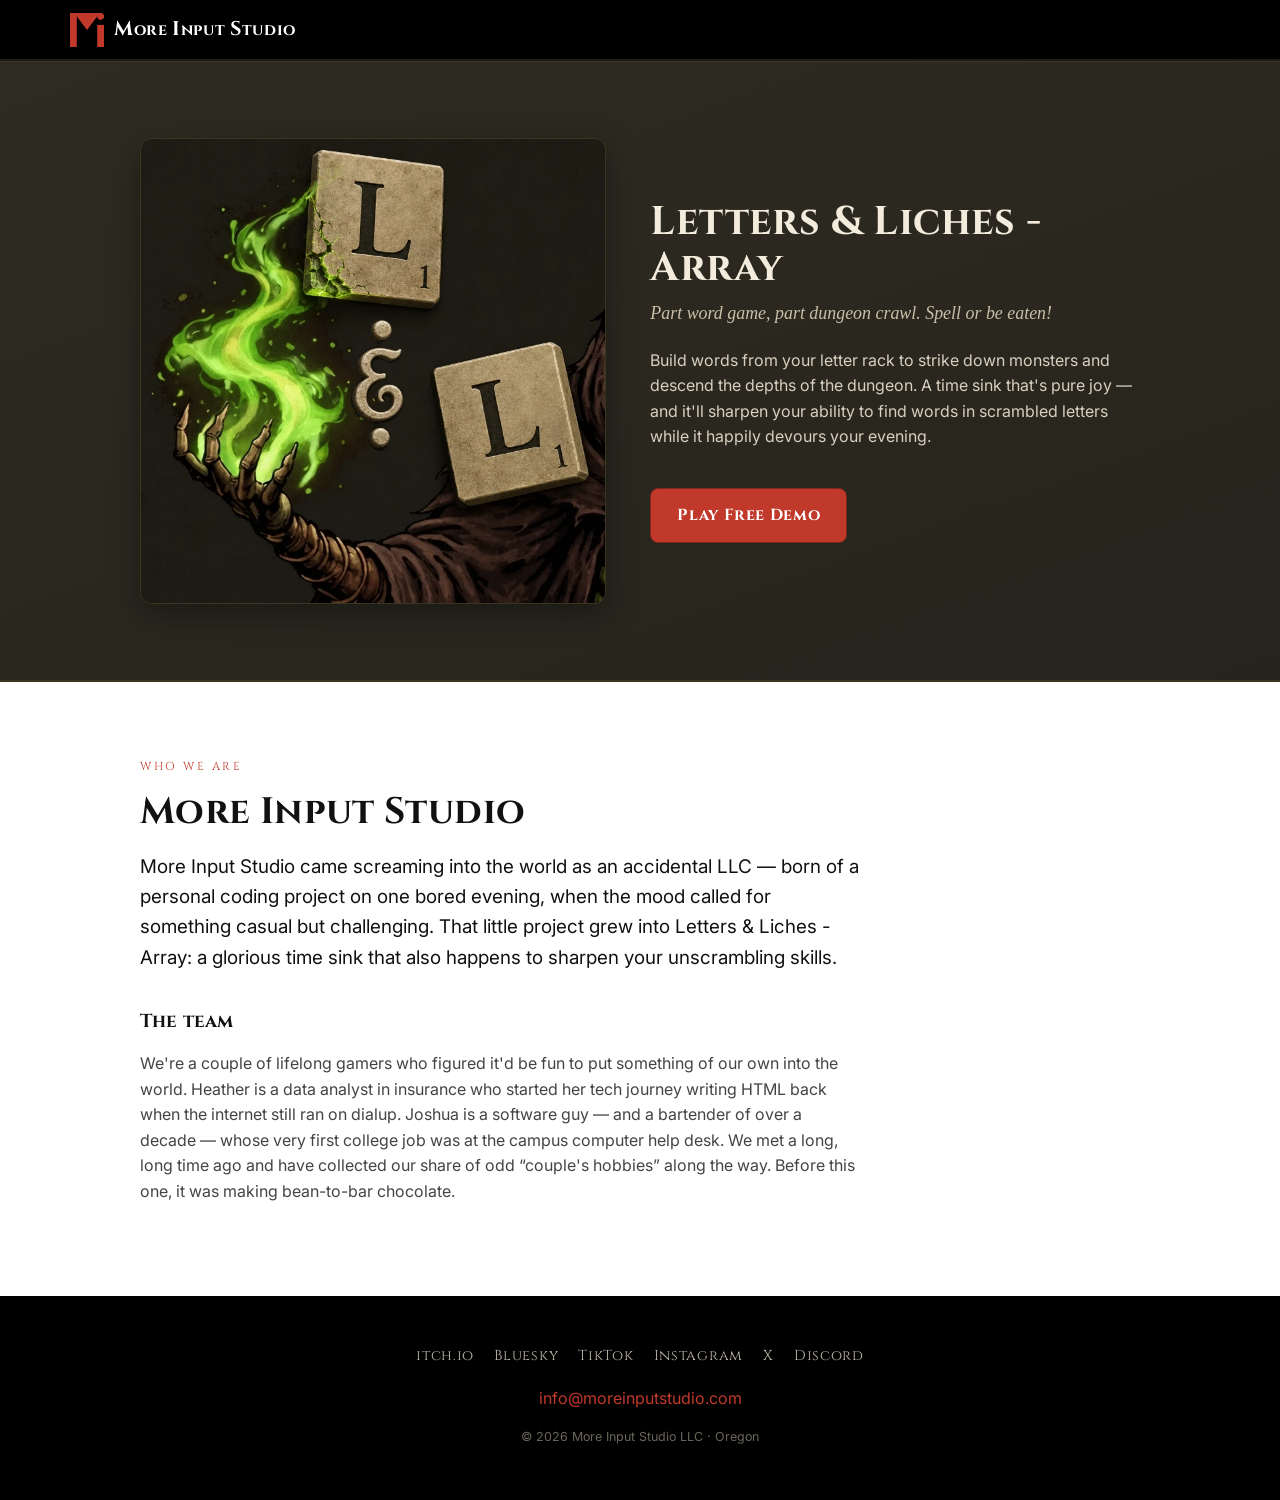
<file: index.html>
<!DOCTYPE html>
<html lang="en">
<head>
  <meta charset="UTF-8">
  <meta name="viewport" content="width=device-width, initial-scale=1.0">
  <title>More Input Studio</title>
  <meta name="description" content="More Input Studio — a small game studio. Makers of Letters &amp; Liches: Array.">
  <link rel="icon" href="assets/favicon.svg">
  <link rel="preconnect" href="https://fonts.googleapis.com">
  <link rel="preconnect" href="https://fonts.gstatic.com" crossorigin>
  <link href="https://fonts.googleapis.com/css2?family=Cinzel:wght@400;700&family=IM+Fell+English:ital@0;1&family=Inter:wght@400;500;600&display=swap" rel="stylesheet">
  <link rel="stylesheet" href="assets/site.css">
</head>
<body>

  <!-- ===== Sticky top bar: hamburger (left) → Mi mark → wordmark ===== -->
  <header class="topbar">
    <button class="hamburger" aria-label="Menu" aria-controls="navpanel" aria-expanded="false">
      <span></span><span></span><span></span>
    </button>
    <a class="brand" href="index.html">
      <img src="assets/mi-mark.svg" alt="More Input Studio">
      <span class="wordmark"><span class="i">M</span>ore&nbsp;<span class="i">I</span>nput&nbsp;<span class="i">S</span>tudio</span>
    </a>
  </header>

  <nav class="navpanel" id="navpanel">
    <a href="index.html" class="current">Home</a>
    <a href="tools.html">Tools &amp; Utilities</a>
    <a href="devlog.html">Devlog</a>
  </nav>

  <!-- ===== Spotlight (brown band) — Letters &amp; Liches: Array ===== -->
  <section class="section spotlight">
    <div class="wrap grid">
      <img class="cover" src="assets/ll-cover_v2_752x752.webp" width="752" height="752"
           alt="Letters &amp; Liches: Array — cracked green-flame Scrabble tiles held by a skeletal hand">
      <div>
        <h2>Letters &amp; Liches - Array</h2>
        <p class="sub">Part word game, part dungeon crawl. Spell or be eaten!</p>
        <p>Build words from your letter rack to strike down monsters and descend the depths of
          the dungeon. A time sink that's pure joy — and it'll sharpen your ability to find
          words in scrambled letters while it happily devours your evening.</p>
        <a class="btn" href="/demo/">Play Free Demo</a>
      </div>
    </div>
  </section>

  <!-- ===== About (white) ===== -->
  <section class="section about">
    <div class="wrap">
      <p class="eyebrow">Who we are</p>
      <h2>More Input Studio</h2>
      <p class="lede">More Input Studio came screaming into the world as an accidental LLC —
        born of a personal coding project on one bored evening, when the mood called for
        something casual but challenging. That little project grew into Letters &amp; Liches -
        Array: a glorious time sink that also happens to sharpen your unscrambling skills.</p>

      <h3 style="margin-top:38px;">The team</h3>
      <p style="max-width:720px;color:#444;">We're a couple of lifelong gamers who figured it'd
        be fun to put something of our own into the world. Heather is a data analyst in insurance
        who started her tech journey writing HTML back when the internet still ran on dialup.
        Joshua is a software guy — and a bartender of over a decade — whose very first college
        job was at the campus computer help desk. We met a long, long time ago and have collected
        our share of odd &ldquo;couple's hobbies&rdquo; along the way. Before this one, it was
        making bean-to-bar chocolate.</p>
    </div>
  </section>

  <!-- ===== Footer ===== -->
  <footer class="footer">
    <div class="socials">
      <a href="https://moreinputstudio.itch.io/" target="_blank" rel="noopener">itch.io</a>
      <a href="https://bsky.app/profile/moreinputstudio.bsky.social" target="_blank" rel="noopener">Bluesky</a>
      <a href="https://www.tiktok.com/@moreinputstudio" target="_blank" rel="noopener">TikTok</a>
      <a href="https://www.instagram.com/moreinputstudio/" target="_blank" rel="noopener">Instagram</a>
      <a href="https://x.com/MoreInputStudio" target="_blank" rel="noopener">X</a>
      <a href="https://discord.gg/sPJzJ8tDV" target="_blank" rel="noopener">Discord</a>
    </div>
    <p class="contact"><a href="mailto:info@moreinputstudio.com">info@moreinputstudio.com</a></p>
    <p class="fine">© 2026 More Input Studio LLC · Oregon</p>
  </footer>

  <script src="assets/site.js"></script>
</body>
</html>
</file>
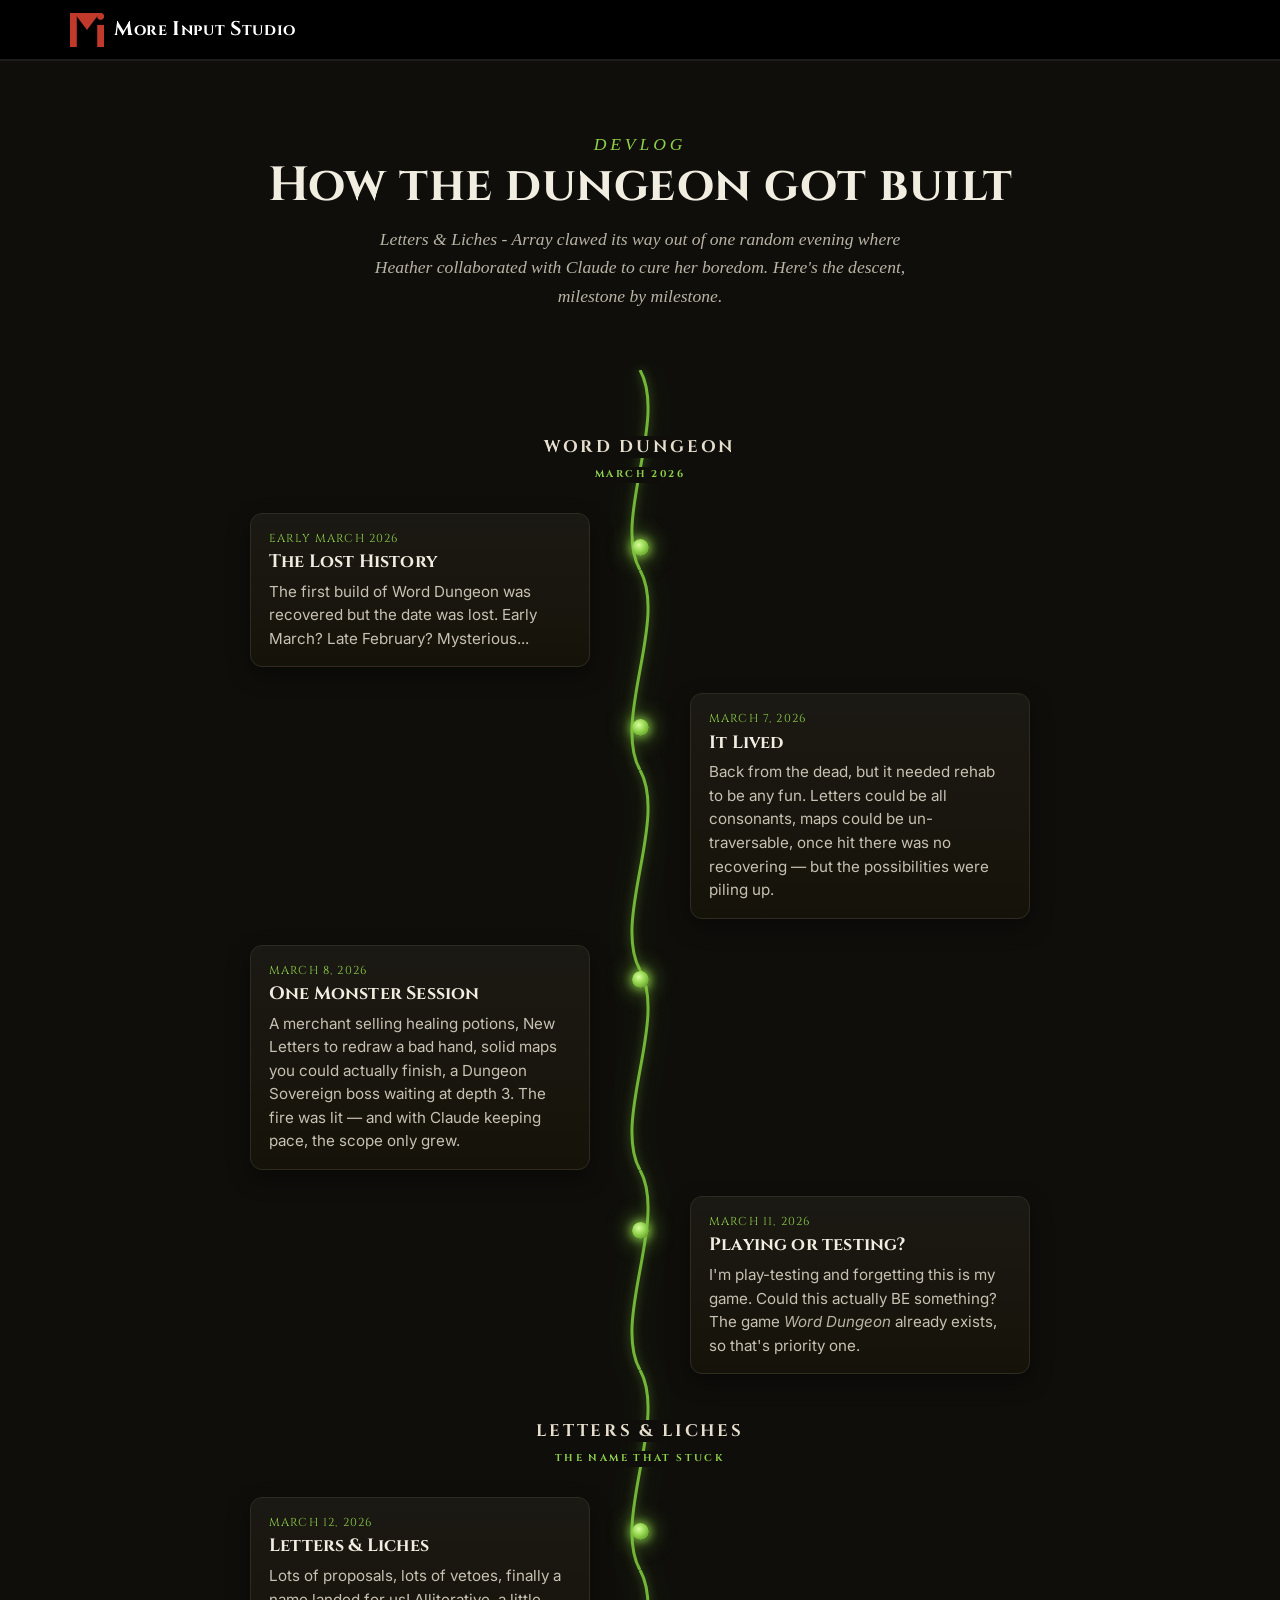
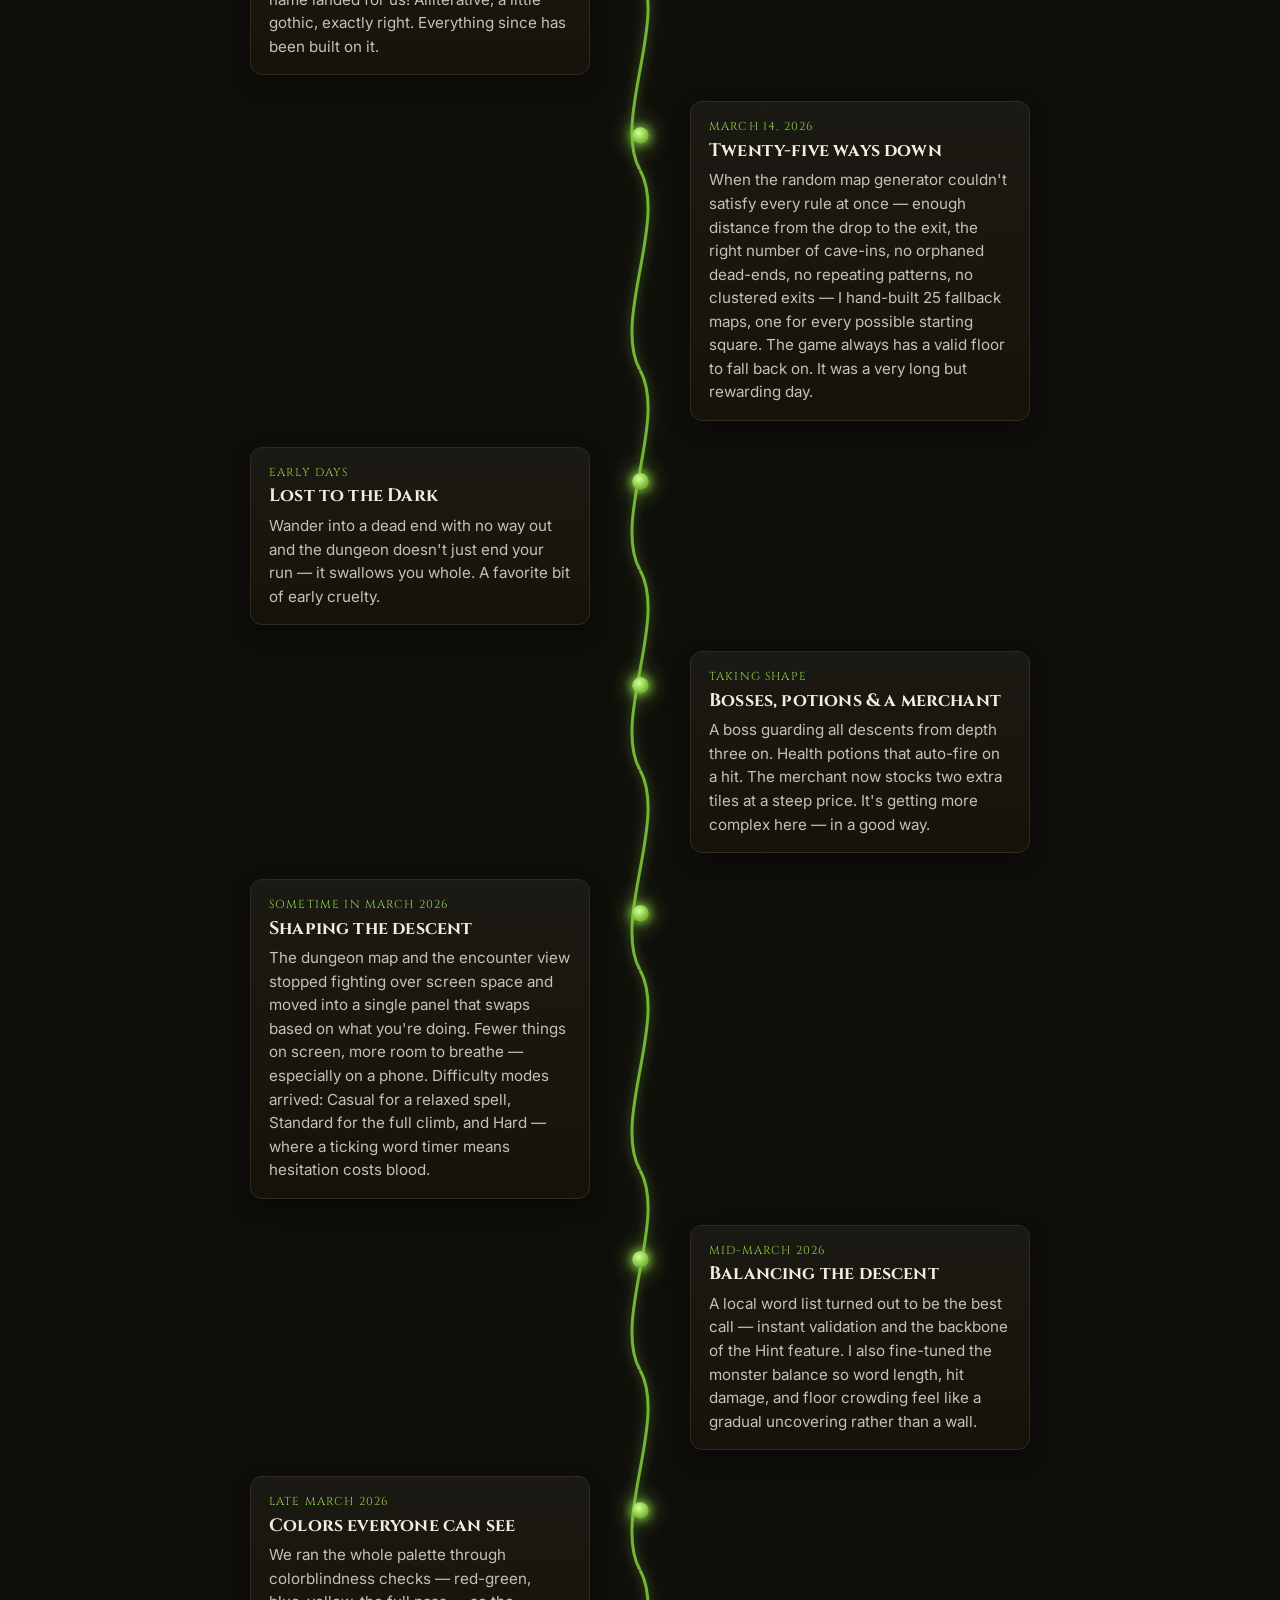
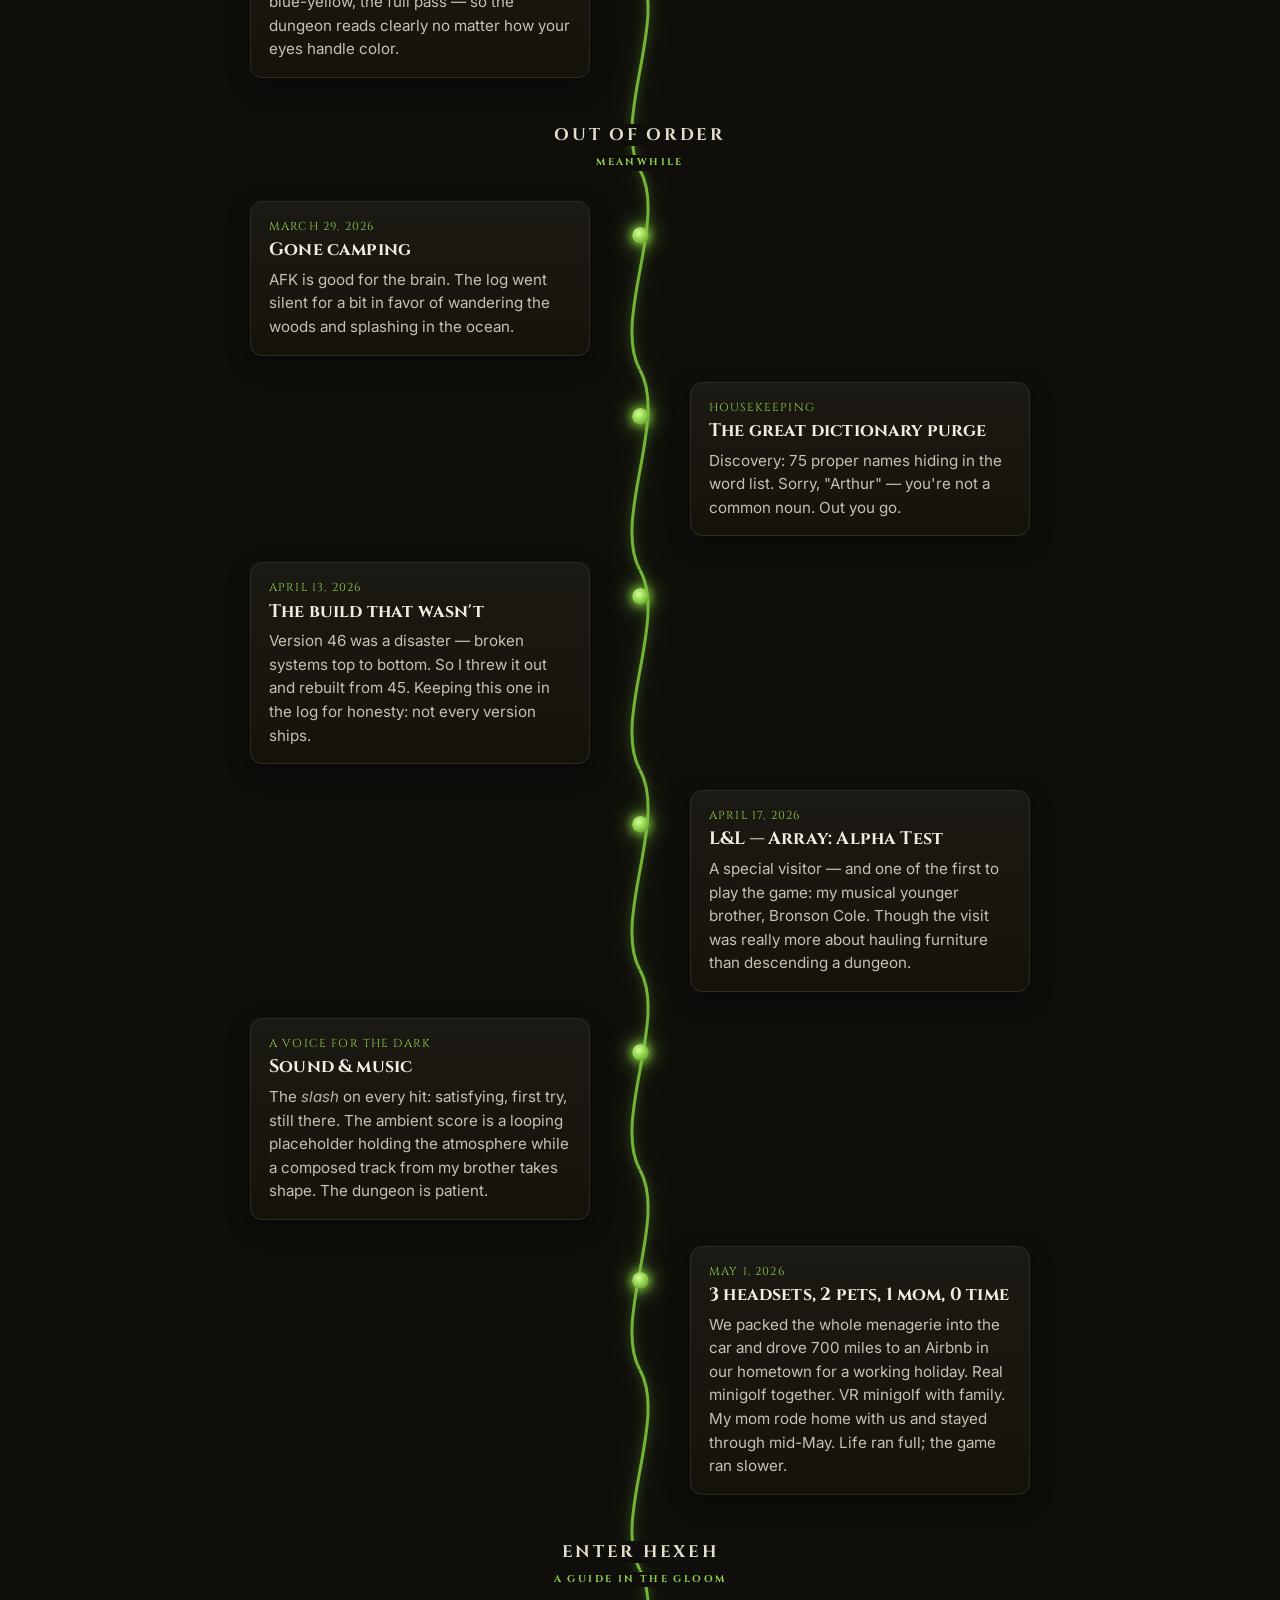
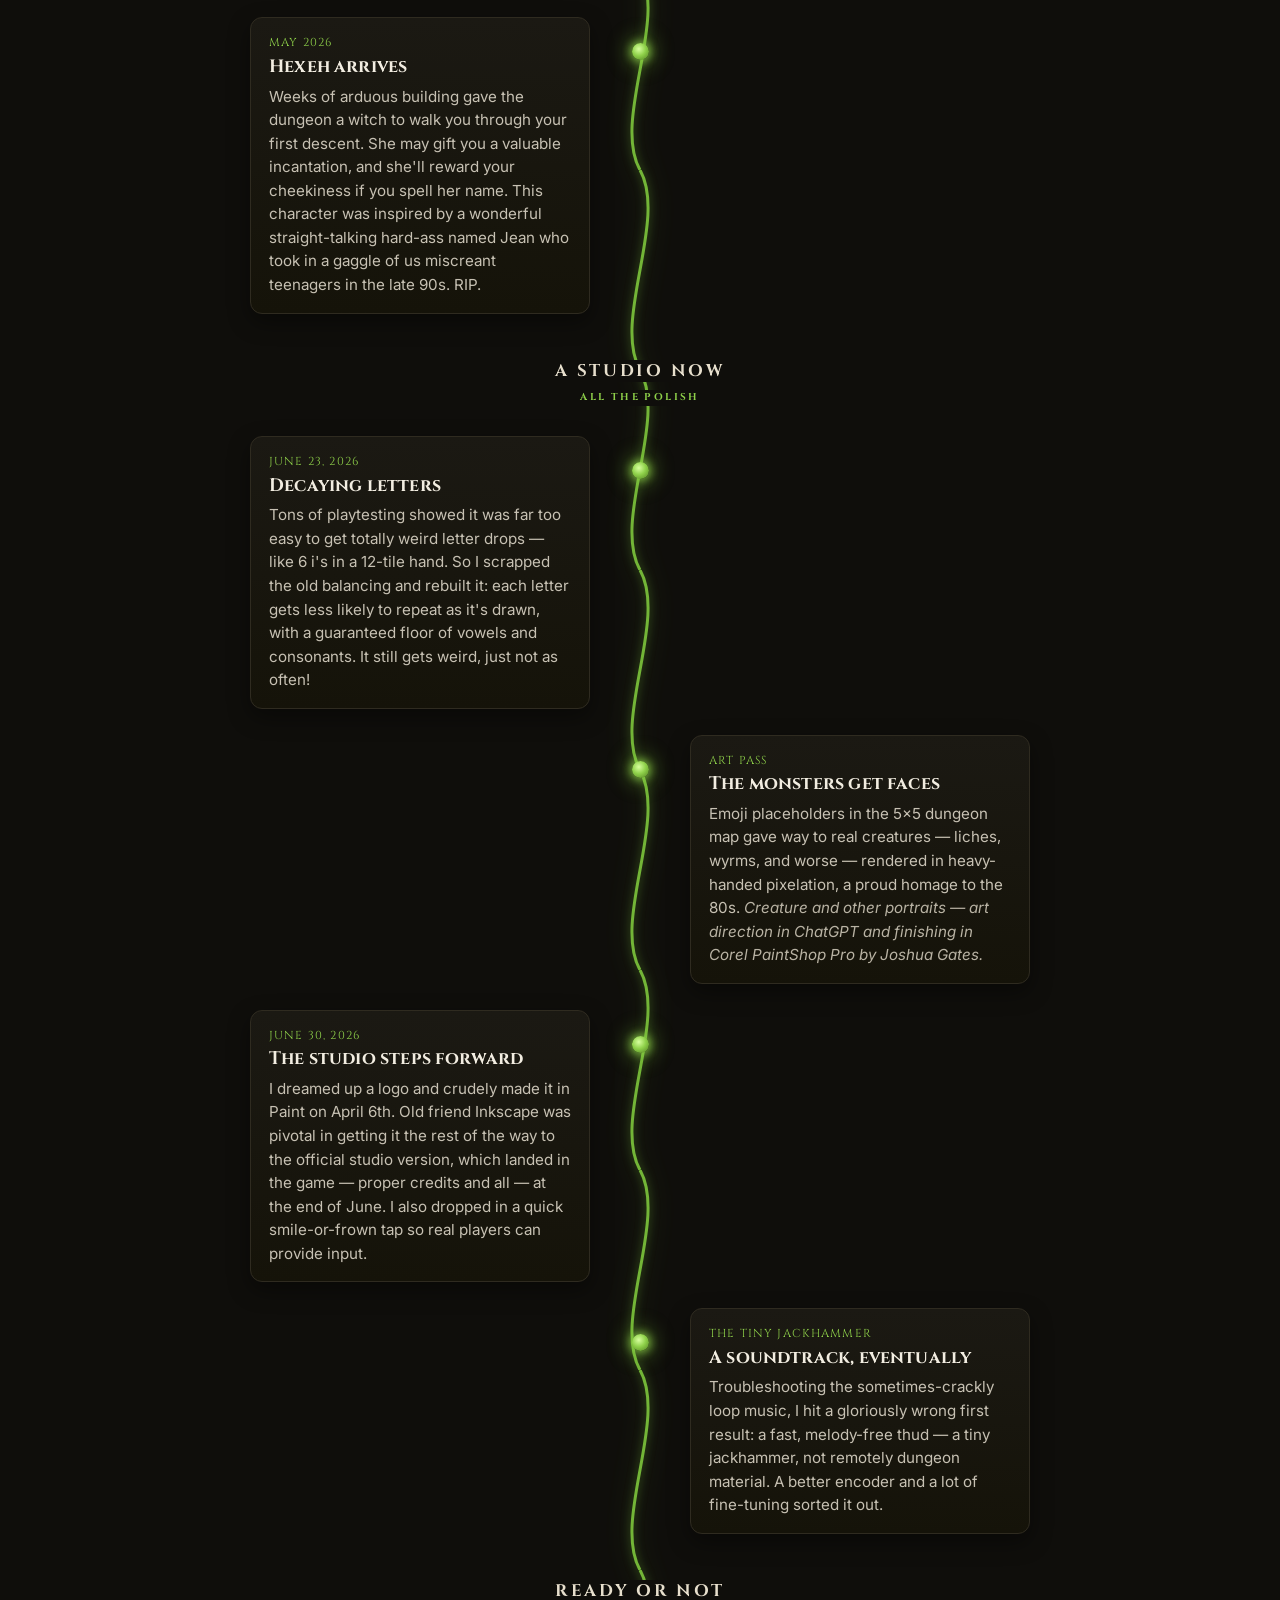
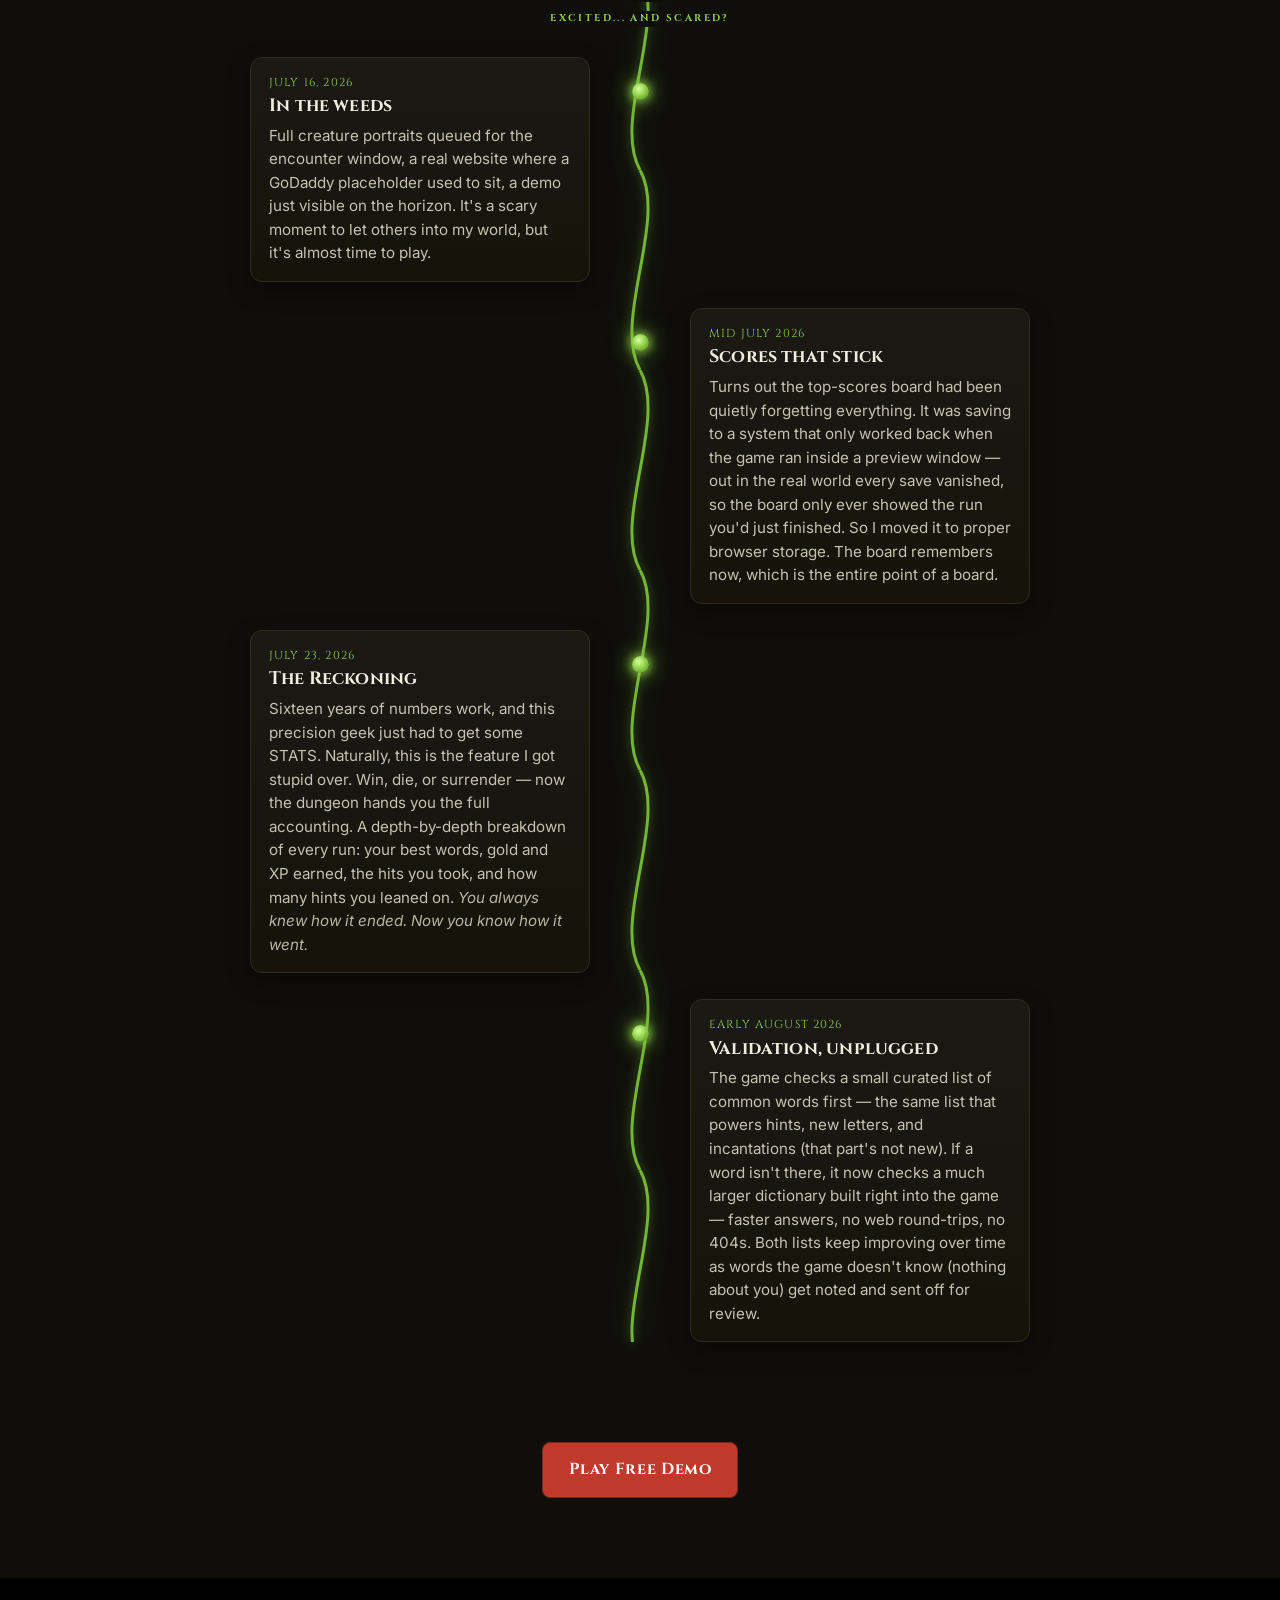
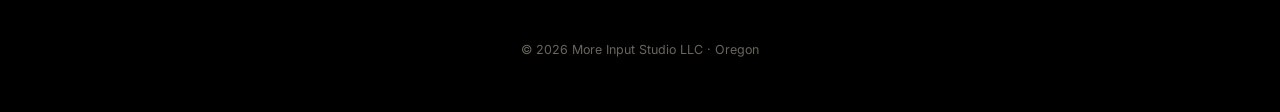
<file: devlog.html>
<!DOCTYPE html>
<html lang="en">
<head>
  <meta charset="UTF-8">
  <meta name="viewport" content="width=device-width, initial-scale=1.0">
  <title>Devlog — More Input Studio</title>
  <meta name="description" content="How Letters &amp; Liches: Array clawed its way out of one bored evening — a development timeline.">
  <link rel="icon" href="assets/favicon.svg">
  <link rel="preconnect" href="https://fonts.googleapis.com">
  <link rel="preconnect" href="https://fonts.gstatic.com" crossorigin>
  <link href="https://fonts.googleapis.com/css2?family=Cinzel:wght@400;700&family=IM+Fell+English:ital@0;1&family=Inter:wght@400;500;600&display=swap" rel="stylesheet">
  <link rel="stylesheet" href="assets/site.css">
  <style>
    /* ===== Devlog timeline (dark, flame-trail) — page-specific ===== */
    .dl-body{ background:#0f0e0b; color:#e8e3d8; }
    .dl-hero{ text-align:center; padding:70px 22px 30px; }
    .dl-hero .eyebrow{ color:#8fd14a; }
    .dl-hero h1{ font-size:clamp(2rem,5vw,3rem); margin:0 0 12px; color:#f2ede1; }
    .dl-hero p{ font-family:'IM Fell English',serif; font-style:italic; color:#b9b3a4;
      max-width:560px; margin:0 auto; font-size:1.1rem; }

    .timeline{ position:relative; max-width:860px; margin:30px auto 90px; padding:20px 22px 0; }
    /* weaving green flame trail (tiling SVG sine wave) */
    .timeline .trail{
      position:absolute; top:0; bottom:0; left:50%; width:64px; transform:translateX(-50%);
      background:url("data:image/svg+xml,%3Csvg xmlns='http://www.w3.org/2000/svg' width='64' height='200' viewBox='0 0 64 200'%3E%3Cpath d='M32 0 C 60 50 4 150 32 200' fill='none' stroke='%237ec83c' stroke-width='3'/%3E%3C/svg%3E") repeat-y center top;
      background-size:64px 200px;
      filter:drop-shadow(0 0 5px rgba(126,200,60,.55)) drop-shadow(0 0 14px rgba(126,200,60,.25));
      opacity:.9; pointer-events:none;
    }
    .era{
      position:relative; text-align:center; margin:44px 0 30px;
      font-family:'Cinzel',serif; font-weight:700; letter-spacing:.16em; text-transform:uppercase;
      color:#e7dfcd; font-size:1.05rem;
    }
    .era span{ background:#0f0e0b; padding:0 16px; position:relative; z-index:2; }
    .era .sub{ display:block; font-size:.62rem; letter-spacing:.24em; color:#8fd14a; margin-top:6px; background:#0f0e0b; padding:0 10px; position:relative; z-index:2; }

    .beat{ position:relative; width:50%; box-sizing:border-box; margin:26px 0; }
    .beat.left{ margin-right:50%; padding-right:50px; text-align:right; }
    .beat.right{ margin-left:50%; padding-left:50px; text-align:left; }
    /* ember node on the trail */
    .beat .node{
      position:absolute; top:26px; width:17px; height:17px; border-radius:50%;
      background:radial-gradient(circle at 40% 35%, #d7ff9e 0%, #8fd14a 45%, #4e7d1f 100%);
      box-shadow:0 0 8px 2px rgba(143,209,74,.75), 0 0 20px 6px rgba(126,200,60,.35);
      z-index:3;
    }
    .beat.left  .node{ right:-8.5px; }
    .beat.right .node{ left:-8.5px; }

    .card{
      display:inline-block; text-align:left; max-width:340px;
      background:linear-gradient(180deg,#1b1913,#151309);
      border:1px solid #2f2b20; border-radius:12px; padding:16px 18px;
      box-shadow:0 8px 22px rgba(0,0,0,.4);
    }
    .card .date{ font-family:'Cinzel',serif; font-size:.72rem; letter-spacing:.1em;
      text-transform:uppercase; color:#8fd14a; display:block; margin-bottom:4px; }
    .card h3{ font-family:'Cinzel',serif; font-size:1.12rem; margin:0 0 7px; color:#f2ede1; }
    .card p{ margin:0; color:#c7c1b3; font-size:.95rem; line-height:1.55; }
    .card p em{ color:#b9b3a4; }

    .dl-end{ text-align:center; padding:10px 22px 80px; }
    .dl-end .btn{ margin-top:0; }

    @media (max-width:720px){
      .timeline .trail{ left:26px; }
      .era span{ }
      .beat{ width:100%; }
      .beat.left, .beat.right{ margin:22px 0; padding:0 0 0 56px; text-align:left; }
      .beat.left .node, .beat.right .node{ left:17.5px; right:auto; }
      .card{ max-width:none; display:block; }
      .era{ text-align:left; padding-left:8px; }
      .era span{ padding-left:0; }
    }
  </style>
</head>
<body class="dl-body">

  <header class="topbar">
    <button class="hamburger" aria-label="Menu" aria-controls="navpanel" aria-expanded="false">
      <span></span><span></span><span></span>
    </button>
    <a class="brand" href="index.html">
      <img src="assets/mi-mark.svg" alt="More Input Studio">
      <span class="wordmark"><span class="i">M</span>ore&nbsp;<span class="i">I</span>nput&nbsp;<span class="i">S</span>tudio</span>
    </a>
  </header>

  <nav class="navpanel" id="navpanel">
    <a href="index.html">Home</a>
    <a href="tools.html">Tools &amp; Utilities</a>
    <a href="devlog.html" class="current">Devlog</a>
  </nav>

  <section class="dl-hero">
    <p class="eyebrow">Devlog</p>
    <h1>How the dungeon got built</h1>
    <p>Letters &amp; Liches - Array clawed its way out of one random evening where Heather collaborated
      with Claude to cure her boredom. Here's the descent, milestone by milestone.</p>
  </section>

  <div class="timeline">
    <div class="trail" aria-hidden="true"></div>

    <!-- ===== Era 1 ===== -->
    <div class="era"><span>Word Dungeon</span><span class="sub">March 2026</span></div>

    <div class="beat left">
      <div class="node"></div>
      <div class="card">
        <span class="date">Early March 2026</span>
        <h3>The Lost History</h3>
        <p>The first build of Word Dungeon was recovered but the date was lost. Early March? Late
          February? Mysterious...</p>
      </div>
    </div>

    <div class="beat right">
      <div class="node"></div>
      <div class="card">
        <span class="date">March 7, 2026</span>
        <h3>It Lived</h3>
        <p>Back from the dead, but it needed rehab to be any fun. Letters could be all consonants, maps
          could be un-traversable, once hit there was no recovering — but the possibilities were piling
          up.</p>
      </div>
    </div>

    <div class="beat left">
      <div class="node"></div>
      <div class="card">
        <span class="date">March 8, 2026</span>
        <h3>One Monster Session</h3>
        <p>A merchant selling healing potions, New Letters to redraw a bad hand, solid maps you could
          actually finish, a Dungeon Sovereign boss waiting at depth 3. The fire was lit — and with
          Claude keeping pace, the scope only grew.</p>
      </div>
    </div>

    <div class="beat right">
      <div class="node"></div>
      <div class="card">
        <span class="date">March 11, 2026</span>
        <h3>Playing or testing?</h3>
        <p>I'm play-testing and forgetting this is my game. Could this actually BE something? The game
          <em>Word Dungeon</em> already exists, so that's priority one.</p>
      </div>
    </div>

    <!-- ===== Era 2 ===== -->
    <div class="era"><span>Letters &amp; Liches</span><span class="sub">The name that stuck</span></div>

    <div class="beat left">
      <div class="node"></div>
      <div class="card">
        <span class="date">March 12, 2026</span>
        <h3>Letters &amp; Liches</h3>
        <p>Lots of proposals, lots of vetoes, finally a name landed for us! Alliterative, a little gothic,
          exactly right. Everything since has been built on it.</p>
      </div>
    </div>

    <div class="beat right">
      <div class="node"></div>
      <div class="card">
        <span class="date">March 14, 2026</span>
        <h3>Twenty-five ways down</h3>
        <p>When the random map generator couldn't satisfy every rule at once — enough distance from the
          drop to the exit, the right number of cave-ins, no orphaned dead-ends, no repeating patterns,
          no clustered exits — I hand-built 25 fallback maps, one for every possible starting square.
          The game always has a valid floor to fall back on. It was a very long but rewarding day.</p>
      </div>
    </div>

    <div class="beat left">
      <div class="node"></div>
      <div class="card">
        <span class="date">Early days</span>
        <h3>Lost to the Dark</h3>
        <p>Wander into a dead end with no way out and the dungeon doesn't just end your run — it
          swallows you whole. A favorite bit of early cruelty.</p>
      </div>
    </div>

    <div class="beat right">
      <div class="node"></div>
      <div class="card">
        <span class="date">Taking shape</span>
        <h3>Bosses, potions &amp; a merchant</h3>
        <p>A boss guarding all descents from depth three on. Health potions that auto-fire on a hit. The
          merchant now stocks two extra tiles at a steep price. It's getting more complex here — in a good
          way.</p>
      </div>
    </div>

    <div class="beat left">
      <div class="node"></div>
      <div class="card">
        <span class="date">Sometime in March 2026</span>
        <h3>Shaping the descent</h3>
        <p>The dungeon map and the encounter view stopped fighting over screen space and moved into a
          single panel that swaps based on what you're doing. Fewer things on screen, more room to
          breathe — especially on a phone. Difficulty modes arrived: Casual for a relaxed
          spell, Standard for the full climb, and Hard — where a ticking word timer means hesitation
          costs blood.</p>
      </div>
    </div>

    <div class="beat right">
      <div class="node"></div>
      <div class="card">
        <span class="date">Mid-March 2026</span>
        <h3>Balancing the descent</h3>
        <p>A local word list turned out to be the best call — instant validation and the backbone of the
          Hint feature. I also fine-tuned the monster balance so word length, hit damage, and floor
          crowding feel like a gradual uncovering rather than a wall.</p>
      </div>
    </div>

    <div class="beat left">
      <div class="node"></div>
      <div class="card">
        <span class="date">Late March 2026</span>
        <h3>Colors everyone can see</h3>
        <p>We ran the whole palette through colorblindness checks — red-green, blue-yellow, the full
          pass — so the dungeon reads clearly no matter how your eyes handle color.</p>
      </div>
    </div>

    <!-- ===== Era 3 (Out of Order) ===== -->
    <div class="era"><span>Out of Order</span><span class="sub">Meanwhile</span></div>

    <div class="beat left">
      <div class="node"></div>
      <div class="card">
        <span class="date">March 29, 2026</span>
        <h3>Gone camping</h3>
        <p>AFK is good for the brain. The log went silent for a bit in favor of wandering the woods and
          splashing in the ocean.</p>
      </div>
    </div>

    <div class="beat right">
      <div class="node"></div>
      <div class="card">
        <span class="date">Housekeeping</span>
        <h3>The great dictionary purge</h3>
        <p>Discovery: 75 proper names hiding in the word list. Sorry, "Arthur" — you're not a common
          noun. Out you go.</p>
      </div>
    </div>

    <div class="beat left">
      <div class="node"></div>
      <div class="card">
        <span class="date">April 13, 2026</span>
        <h3>The build that wasn't</h3>
        <p>Version 46 was a disaster — broken systems top to bottom. So I threw it out and rebuilt from
          45. Keeping this one in the log for honesty: not every version ships.</p>
      </div>
    </div>

    <div class="beat right">
      <div class="node"></div>
      <div class="card">
        <span class="date">April 17, 2026</span>
        <h3>L&amp;L — Array: Alpha Test</h3>
        <p>A special visitor — and one of the first to play the game: my musical younger brother,
          Bronson Cole. Though the visit was really more about hauling furniture than descending a
          dungeon.</p>
      </div>
    </div>

    <div class="beat left">
      <div class="node"></div>
      <div class="card">
        <span class="date">A voice for the dark</span>
        <h3>Sound &amp; music</h3>
        <p>The <em>slash</em> on every hit: satisfying, first try, still there. The ambient score is a
          looping placeholder holding the atmosphere while a composed track from my brother takes shape.
          The dungeon is patient.</p>
      </div>
    </div>

    <div class="beat right">
      <div class="node"></div>
      <div class="card">
        <span class="date">May 1, 2026</span>
        <h3>3 headsets, 2 pets, 1 mom, 0 time</h3>
        <p>We packed the whole menagerie into the car and drove 700 miles to an Airbnb in our hometown
          for a working holiday. Real minigolf together. VR minigolf with family. My mom rode home with
          us and stayed through mid-May. Life ran full; the game ran slower.</p>
      </div>
    </div>

    <!-- ===== Era 4 (Hexeh) ===== -->
    <div class="era"><span>Enter Hexeh</span><span class="sub">A guide in the gloom</span></div>

    <div class="beat left">
      <div class="node"></div>
      <div class="card">
        <span class="date">May 2026</span>
        <h3>Hexeh arrives</h3>
        <p>Weeks of arduous building gave the dungeon a witch to walk you through your first descent.
          She may gift you a valuable incantation, and she'll reward your cheekiness if you spell her
          name. This character was inspired by a wonderful straight-talking hard-ass named Jean who
          took in a gaggle of us miscreant teenagers in the late 90s. RIP.</p>
      </div>
    </div>

    <!-- ===== Era 5 ===== -->
    <div class="era"><span>A Studio Now</span><span class="sub">All the polish</span></div>

    <div class="beat left">
      <div class="node"></div>
      <div class="card">
        <span class="date">June 23, 2026</span>
        <h3>Decaying letters</h3>
        <p>Tons of playtesting showed it was far too easy to get totally weird letter drops — like 6 i's
          in a 12-tile hand. So I scrapped the old balancing and rebuilt it: each letter gets less likely
          to repeat as it's drawn, with a guaranteed floor of vowels and consonants. It still gets weird,
          just not as often!</p>
      </div>
    </div>

    <div class="beat right">
      <div class="node"></div>
      <div class="card">
        <span class="date">Art pass</span>
        <h3>The monsters get faces</h3>
        <p>Emoji placeholders in the 5×5 dungeon map gave way to real creatures — liches, wyrms, and
          worse — rendered in heavy-handed pixelation, a proud homage to the 80s.
          <em>Creature and other portraits — art direction in ChatGPT and finishing in Corel PaintShop Pro
          by Joshua Gates.</em></p>
      </div>
    </div>

    <div class="beat left">
      <div class="node"></div>
      <div class="card">
        <span class="date">June 30, 2026</span>
        <h3>The studio steps forward</h3>
        <p>I dreamed up a logo and crudely made it in Paint on April 6th. Old friend Inkscape was pivotal
          in getting it the rest of the way to the official studio version, which landed in the game —
          proper credits and all — at the end of June. I also dropped in a quick smile-or-frown tap so
          real players can provide input.</p>
      </div>
    </div>

    <div class="beat right">
      <div class="node"></div>
      <div class="card">
        <span class="date">The tiny jackhammer</span>
        <h3>A soundtrack, eventually</h3>
        <p>Troubleshooting the sometimes-crackly loop music, I hit a gloriously wrong first result: a
          fast, melody-free thud — a tiny jackhammer, not remotely dungeon material. A better encoder and
          a lot of fine-tuning sorted it out.</p>
      </div>
    </div>

    <!-- ===== Era 6 (Ready or Not) ===== -->
    <div class="era"><span>Ready or Not</span><span class="sub">Excited... and scared?</span></div>

    <div class="beat left">
      <div class="node"></div>
      <div class="card">
        <span class="date">July 16, 2026</span>
        <h3>In the weeds</h3>
        <p>Full creature portraits queued for the encounter window, a real website where a GoDaddy
          placeholder used to sit, a demo just visible on the horizon. It's a scary moment to let others
          into my world, but it's almost time to play.</p>
      </div>
    </div>

    <div class="beat right">
      <div class="node"></div>
      <div class="card">
        <span class="date">Mid July 2026</span>
        <h3>Scores that stick</h3>
        <p>Turns out the top-scores board had been quietly forgetting everything. It was saving to a
          system that only worked back when the game ran inside a preview window — out in the real world
          every save vanished, so the board only ever showed the run you'd just finished. So I moved it
          to proper browser storage. The board remembers now, which is the entire point of a board.</p>
      </div>
    </div>

    <div class="beat left">
      <div class="node"></div>
      <div class="card">
        <span class="date">July 23, 2026</span>
        <h3>The Reckoning</h3>
        <p>Sixteen years of numbers work, and this precision geek just had to get some STATS. Naturally,
          this is the feature I got stupid over. Win, die, or surrender — now the dungeon hands you the
          full accounting. A depth-by-depth breakdown of every run: your best words, gold and XP earned,
          the hits you took, and how many hints you leaned on. <em>You always knew how it ended. Now you
          know how it went.</em></p>
      </div>
    </div>

    <div class="beat right">
      <div class="node"></div>
      <div class="card">
        <span class="date">Early August 2026</span>
        <h3>Validation, unplugged</h3>
        <p>The game checks a small curated list of common words first — the same list that powers hints,
          new letters, and incantations (that part's not new). If a word isn't there, it now checks a much
          larger dictionary built right into the game — faster answers, no web round-trips, no 404s. Both
          lists keep improving over time as words the game doesn't know (nothing about you) get noted and
          sent off for review.</p>
      </div>
    </div>
  </div>

  <div class="dl-end">
    <a class="btn" href="/demo/">Play Free Demo</a>
  </div>

  <footer class="footer">
    <p class="fine">© 2026 More Input Studio LLC · Oregon</p>
  </footer>

  <script src="assets/site.js"></script>
</body>
</html>
</file>
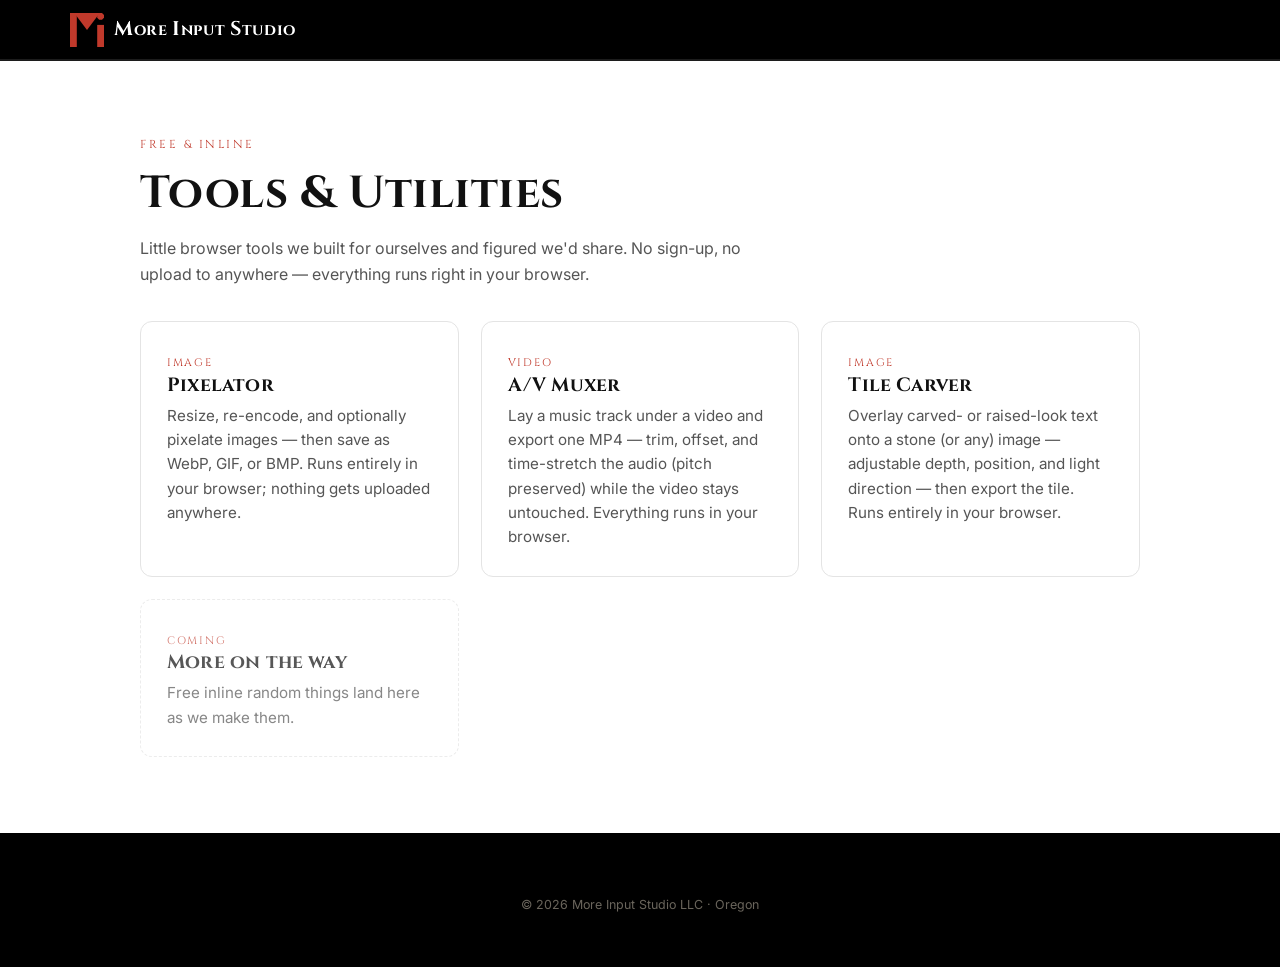
<file: tools.html>
<!DOCTYPE html>
<html lang="en">
<head>
  <meta charset="UTF-8">
  <meta name="viewport" content="width=device-width, initial-scale=1.0">
  <title>Tools &amp; Utilities — More Input Studio</title>
  <meta name="description" content="Free inline tools and utilities from More Input Studio.">
  <link rel="icon" href="assets/favicon.svg">
  <link rel="preconnect" href="https://fonts.googleapis.com">
  <link rel="preconnect" href="https://fonts.gstatic.com" crossorigin>
  <link href="https://fonts.googleapis.com/css2?family=Cinzel:wght@400;700&family=IM+Fell+English:ital@0;1&family=Inter:wght@400;500;600&display=swap" rel="stylesheet">
  <link rel="stylesheet" href="assets/site.css">
</head>
<body>

  <header class="topbar">
    <button class="hamburger" aria-label="Menu" aria-controls="navpanel" aria-expanded="false">
      <span></span><span></span><span></span>
    </button>
    <a class="brand" href="index.html">
      <img src="assets/mi-mark.svg" alt="More Input Studio">
      <span class="wordmark"><span class="i">M</span>ore&nbsp;<span class="i">I</span>nput&nbsp;<span class="i">S</span>tudio</span>
    </a>
  </header>

  <nav class="navpanel" id="navpanel">
    <a href="index.html">Home</a>
    <a href="tools.html" class="current">Tools &amp; Utilities</a>
    <a href="devlog.html">Devlog</a>
  </nav>

  <section class="section">
    <div class="wrap">
      <p class="eyebrow">Free &amp; inline</p>
      <h1 style="font-size:clamp(1.9rem,5vw,2.8rem);margin:0 0 12px;">Tools &amp; Utilities</h1>
      <p style="max-width:640px;color:#555;">Little browser tools we built for ourselves and figured we'd share.
        No sign-up, no upload to anywhere — everything runs right in your browser.</p>

      <div class="toolgrid">
        <a class="toolcard" href="tools/pixelator.html">
          <span class="tag">Image</span>
          <h3>Pixelator</h3>
          <p>Resize, re-encode, and optionally pixelate images — then save as WebP, GIF, or BMP.
            Runs entirely in your browser; nothing gets uploaded anywhere.</p>
        </a>
        <a class="toolcard" href="tools/av-muxer.html">
          <span class="tag">Video</span>
          <h3>A/V Muxer</h3>
          <p>Lay a music track under a video and export one MP4 — trim, offset, and time-stretch the
            audio (pitch preserved) while the video stays untouched. Everything runs in your browser.</p>
        </a>
        <a class="toolcard" href="tools/tile-carver.html">
          <span class="tag">Image</span>
          <h3>Tile Carver</h3>
          <p>Overlay carved- or raised-look text onto a stone (or any) image — adjustable depth,
            position, and light direction — then export the tile. Runs entirely in your browser.</p>
        </a>
        <div class="toolcard" style="border-style:dashed;opacity:.7;">
          <span class="tag">Coming</span>
          <h3>More on the way</h3>
          <p>Free inline random things land here as we make them.</p>
        </div>
      </div>
    </div>
  </section>

  <footer class="footer">
    <p class="fine">© 2026 More Input Studio LLC · Oregon</p>
  </footer>

  <script src="assets/site.js"></script>
</body>
</html>
</file>
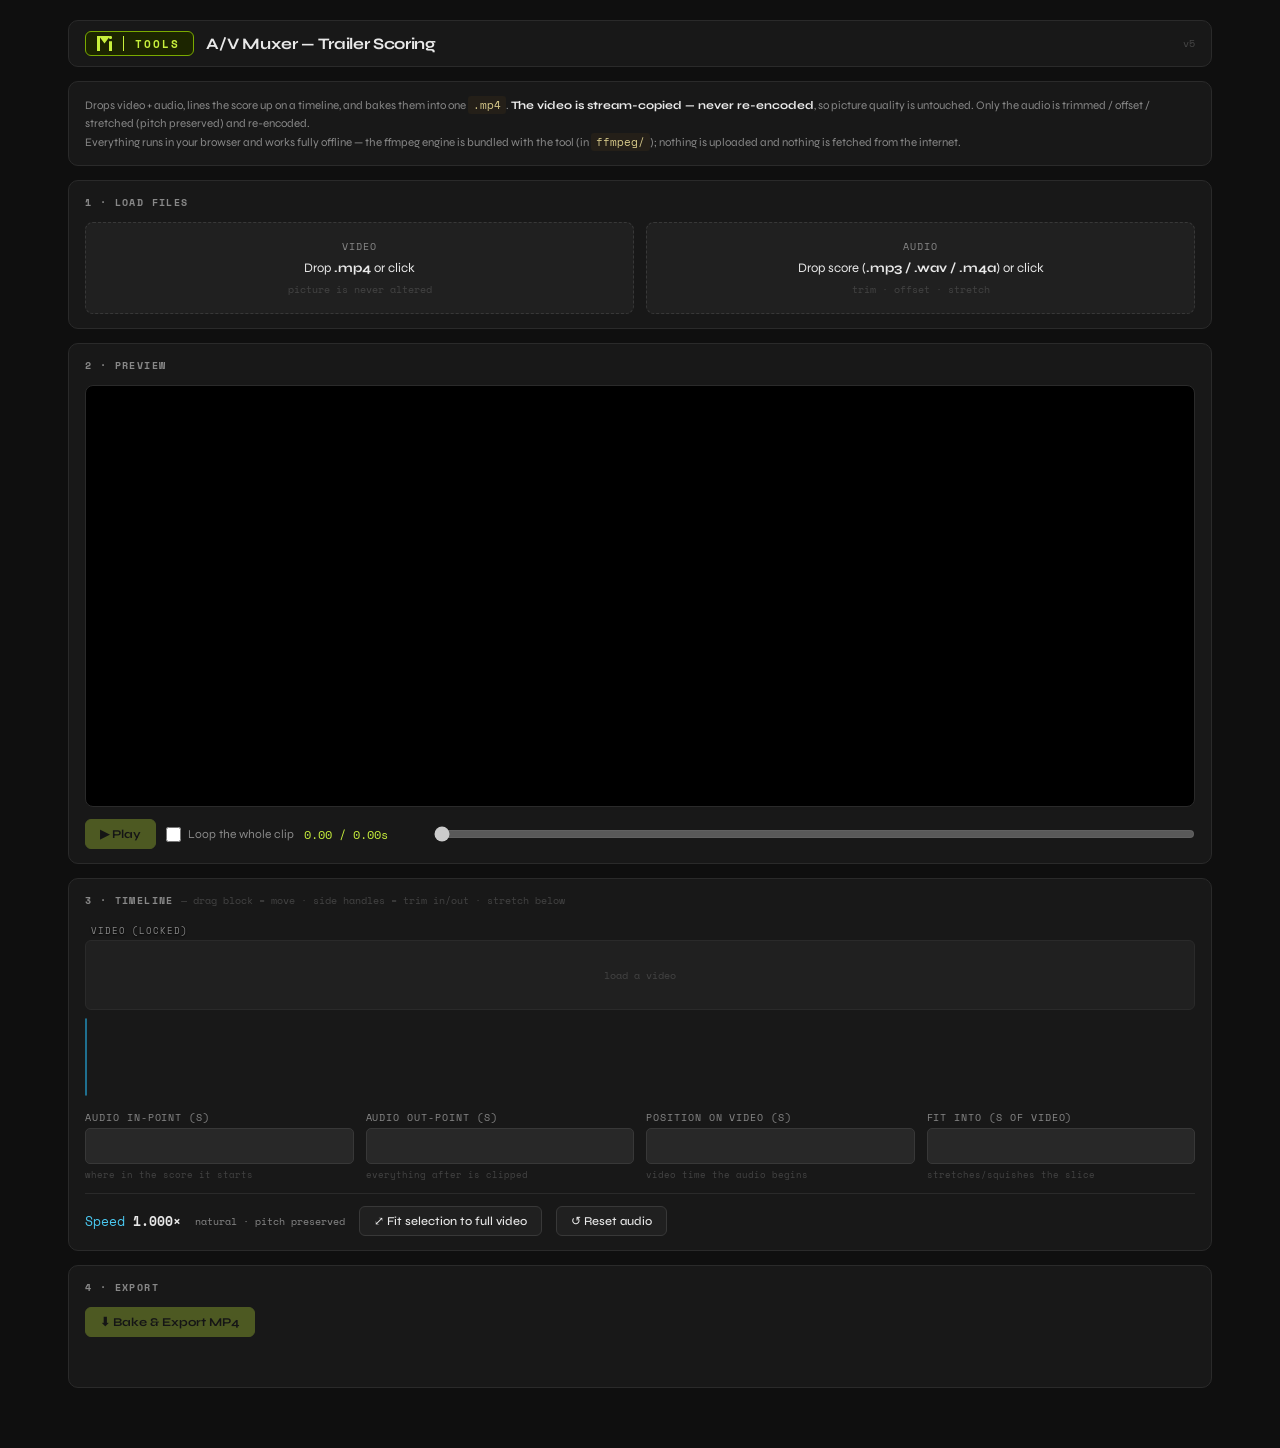
<file: tools/av-muxer.html>
<!DOCTYPE html>
<html lang="en">
<head>
<meta charset="UTF-8">
<meta name="viewport" content="width=device-width, initial-scale=1.0">
<title>A/V Muxer — Trailer Scoring</title>
<style>
  @import url('https://fonts.googleapis.com/css2?family=Space+Mono:wght@400;700&family=Syne:wght@400;500;700&display=swap');

  *, *::before, *::after { box-sizing: border-box; margin: 0; padding: 0; }

  :root {
    --bg:#0f0f0f; --surf:#181818; --surf2:#202020; --surf3:#282828;
    --border:#2a2a2a; --border2:#383838; --text:#e8e8e8; --muted:#888; --faint:#444;
    --accent:#c8f03c; --accentdk:#7aaa00; --danger:#ff5a5a;
    --audio:#4ac8f0; --audiodk:#1f6f8f;
    --radius:6px; --mono:'Space Mono',monospace; --sans:'Syne',sans-serif;
  }
  html,body { background:var(--bg); color:var(--text); font-family:var(--sans); font-size:14px; min-height:100vh; }
  .app { max-width:1180px; margin:0 auto; padding:20px 18px 60px; display:flex; flex-direction:column; gap:14px; }

  /* toolbar */
  .toolbar { display:flex; align-items:center; gap:12px; padding:10px 16px; background:var(--surf); border:1px solid var(--border); border-radius:10px; }
  /* MIS · Mi TOOLS brand lockup (shared across the tools suite) */
  .logo { display:inline-flex; align-items:center; background:#1c2500; border:1px solid var(--accentdk); border-radius:var(--radius); color:var(--accent); line-height:1; white-space:nowrap; padding:4px 0 4px 11px; }
  .logo svg { height:15px; width:auto; display:block; overflow:visible; }      /* overflow:visible keeps the mark's edges from clipping */
  .logo .mis-div { width:1px; align-self:stretch; background:var(--accent); margin:0 11px; }
  .logo .mis-word { font-family:var(--mono); font-weight:700; font-size:11px; letter-spacing:.19em; transform:translateY(.5px); padding-right:13px; }
  .t-title { font-size:16px; font-weight:700; letter-spacing:-0.02em; }
  .t-ver { font-family:var(--mono); font-size:10px; color:var(--faint); margin-left:auto; }

  .note { font-size:11.5px; color:var(--muted); line-height:1.6; }
  .note code { font-family:var(--mono); font-size:10.5px; background:#241f18; padding:1px 5px; border-radius:3px; color:#d6c98a; }

  /* panels */
  .panel { background:var(--surf); border:1px solid var(--border); border-radius:10px; padding:14px 16px; }
  .panel h2 { font-family:var(--mono); font-size:10px; font-weight:700; letter-spacing:0.14em; text-transform:uppercase; color:var(--muted); margin-bottom:12px; }
  .panel h2 .on { color:var(--accent); }

  /* uploads */
  .uploads { display:grid; grid-template-columns:1fr 1fr; gap:12px; }
  .drop { position:relative; border:1px dashed var(--border2); border-radius:8px; background:var(--surf2); padding:16px; min-height:92px; display:flex; flex-direction:column; align-items:center; justify-content:center; gap:6px; cursor:pointer; text-align:center; transition:background .12s,border-color .12s; }
  .drop:hover, .drop.over { background:#171d00; border-color:var(--accentdk); }
  .drop.audio:hover, .drop.audio.over { background:#0f1d24; border-color:var(--audiodk); }
  .drop .k { font-family:var(--mono); font-size:10px; letter-spacing:.12em; text-transform:uppercase; color:var(--muted); }
  .drop .big { font-size:13px; color:var(--text); }
  .drop .sub { font-family:var(--mono); font-size:10px; color:var(--faint); }
  .drop.loaded { border-style:solid; border-color:var(--accentdk); align-items:flex-start; text-align:left; }
  .drop.audio.loaded { border-color:var(--audiodk); }
  .drop .meta { font-family:var(--mono); font-size:10.5px; color:var(--muted); word-break:break-all; }
  .drop .meta b { color:var(--text); font-weight:400; }

  /* preview */
  .previewwrap { display:flex; gap:16px; flex-wrap:wrap; align-items:flex-start; }
  .vidbox { flex:1; min-width:280px; background:#000; border:1px solid var(--border); border-radius:8px; overflow:hidden; display:flex; align-items:center; justify-content:center; min-height:200px; }
  .vidbox video { display:block; max-width:100%; max-height:420px; width:100%; height:auto; }
  .transport { display:flex; align-items:center; gap:10px; flex-wrap:wrap; margin-top:12px; }
  .clock { font-family:var(--mono); font-size:12px; color:var(--accent); min-width:120px; }
  .scrub { flex:1; min-width:200px; }

  /* buttons */
  .btn { font-family:var(--sans); font-size:12px; font-weight:500; padding:7px 14px; border:1px solid var(--border2); border-radius:var(--radius); background:var(--surf2); color:var(--text); cursor:pointer; transition:background .12s,border-color .12s,opacity .12s,transform .08s; white-space:nowrap; }
  .btn:hover:not(:disabled) { background:var(--surf3); border-color:#555; }
  .btn:active:not(:disabled) { transform:scale(.97); }
  .btn:disabled { opacity:.3; cursor:not-allowed; }
  .btn.primary { background:var(--accent); color:#111; border-color:var(--accent); font-weight:700; }
  .btn.primary:hover:not(:disabled) { background:#d8ff50; }
  .btn.wide { min-width:150px; }
  .toggle { display:inline-flex; align-items:center; gap:7px; font-size:12px; color:var(--muted); cursor:pointer; user-select:none; }
  .toggle input { accent-color:var(--accent); width:15px; height:15px; }

  /* timeline */
  .tl { position:relative; user-select:none; }
  .ruler { position:relative; height:16px; margin-bottom:4px; }
  .ruler .tick { position:absolute; top:0; transform:translateX(-50%); font-family:var(--mono); font-size:9px; color:var(--faint); white-space:nowrap; }
  .ruler .tick::before { content:''; position:absolute; left:50%; top:11px; width:1px; height:5px; background:var(--border2); }
  .track { position:relative; border:1px solid var(--border); border-radius:6px; overflow:hidden; background:var(--surf2); }
  .vtrack { display:flex; height:70px; }
  .vtrack .frame { flex:1 1 0; min-width:0; height:100%; object-fit:cover; display:block; border-right:1px solid #000; }
  .vtrack .placeholder { flex:1; display:flex; align-items:center; justify-content:center; font-family:var(--mono); font-size:10px; color:var(--faint); }
  .vlabel, .alabel { position:absolute; left:6px; top:4px; font-family:var(--mono); font-size:9px; letter-spacing:.1em; text-transform:uppercase; color:rgba(255,255,255,.5); pointer-events:none; z-index:2; text-shadow:0 1px 2px #000; }
  .atrack { position:relative; height:78px; margin-top:8px; }
  .playhead { position:absolute; top:-4px; bottom:0; width:2px; background:var(--accent); z-index:6; pointer-events:none; box-shadow:0 0 6px rgba(200,240,60,.7); }
  .playhead.a { top:0; }

  .ablock { position:absolute; top:0; height:100%; background:rgba(74,200,240,.10); border:1px solid var(--audiodk); border-radius:4px; cursor:grab; overflow:hidden; }
  .ablock.drag { cursor:grabbing; }
  .ablock canvas { position:absolute; inset:0; width:100%; height:100%; }
  .ablock .atag { position:absolute; left:8px; bottom:4px; font-family:var(--mono); font-size:9.5px; color:#bfe9f7; text-shadow:0 1px 2px #000; pointer-events:none; z-index:3; white-space:nowrap; }
  .handle { position:absolute; top:0; bottom:0; width:12px; background:rgba(74,200,240,.35); cursor:ew-resize; z-index:4; display:flex; align-items:center; justify-content:center; }
  .handle::before { content:''; width:2px; height:36%; background:#cfeefb; border-radius:2px; }
  .handle.l { left:0; border-right:1px solid var(--audiodk); }
  .handle.r { right:0; border-left:1px solid var(--audiodk); }
  .clipbadge { position:absolute; right:6px; top:4px; font-family:var(--mono); font-size:9px; color:#111; background:var(--danger); padding:1px 5px; border-radius:3px; z-index:5; display:none; }
  .clipbadge.show { display:block; }

  /* audio numeric controls */
  .ctrls { display:grid; grid-template-columns:repeat(auto-fit,minmax(150px,1fr)); gap:12px; margin-top:14px; }
  .field { display:flex; flex-direction:column; gap:4px; }
  .field label { font-family:var(--mono); font-size:9.5px; letter-spacing:.1em; text-transform:uppercase; color:var(--muted); }
  .field input { font-family:var(--mono); font-size:13px; background:var(--surf3); border:1px solid var(--border2); border-radius:5px; color:var(--text); padding:7px 9px; width:100%; }
  .field input:focus { outline:none; border-color:var(--audiodk); }
  .field .hint { font-family:var(--mono); font-size:9px; color:var(--faint); }
  .spdline { display:flex; align-items:center; gap:14px; flex-wrap:wrap; margin-top:12px; padding-top:12px; border-top:1px solid var(--border); }
  .spdval { font-family:var(--mono); font-size:13px; color:var(--audio); }
  .spdval b { color:var(--text); font-weight:700; }
  .spdtag { font-family:var(--mono); font-size:10px; color:var(--muted); }

  /* export */
  .exprow { display:flex; align-items:center; gap:14px; flex-wrap:wrap; }
  .prog { flex:1; min-width:180px; height:8px; background:var(--surf3); border-radius:4px; overflow:hidden; display:none; }
  .prog.show { display:block; }
  .prog .bar { height:100%; width:0%; background:var(--accent); transition:width .15s; }
  .status { font-family:var(--mono); font-size:11px; color:var(--muted); min-height:1.3em; margin-top:10px; }
  .status.err { color:var(--danger); }
  .status.ok { color:var(--accent); }
  #result { margin-top:12px; }
  #result video { max-width:100%; max-height:320px; border:1px solid var(--border); border-radius:8px; display:block; }
  #result a.dl { display:inline-block; margin-top:8px; color:#111; background:var(--accent); font-weight:700; font-size:12px; padding:7px 14px; border-radius:var(--radius); text-decoration:none; }

  .disabled-veil { opacity:.4; pointer-events:none; }
  .hide { display:none !important; }
  .filewarn { background:#2a1e08; border:1px solid #7a5a1a; color:#e8cf96; border-radius:10px;
              padding:12px 16px; font-size:12.5px; line-height:1.6; }
  .filewarn b { color:#ffe6ad; }
  .filewarn code { font-family:var(--mono); font-size:11px; background:#1c1305; padding:1px 5px; border-radius:3px; color:#f0d59a; }
</style>
</head>
<body>
<div class="app">

  <div class="toolbar">
    <span class="logo" title="More Input Studio — Tools">
      <svg viewBox="0 0 100 100" aria-hidden="true"><g fill="currentColor">
        <rect x="0" y="0" width="20" height="100"/>
        <path d="m 85.820833,0 h 8.358334 L 100,5.8208333 V 14.179167 L 94.179167,20 H 85.820833 L 80,14.179167 V 5.8208333 Z"/>
        <rect x="80" y="35.001781" width="20" height="64.998215"/>
        <path d="M 12.5,0 49.968082,50 87.5,0 Z"/>
      </g></svg>
      <span class="mis-div"></span><span class="mis-word">TOOLS</span>
    </span>
    <span class="t-title">A/V Muxer — Trailer Scoring</span>
    <span class="t-ver">v5</span>
  </div>

  <div class="filewarn hide" id="fileWarn">
    ⚠ You opened this as a local file, so <b>Export won't work here</b> — browsers block the background worker ffmpeg needs on <code>file://</code> pages.
    Launch with <b>Run A-V Muxer.bat</b> (in this folder) instead; it serves the tool from <code>localhost</code>, where Export works. Preview &amp; the timeline are fine either way.
  </div>

  <div class="panel">
    <p class="note">
      Drops video + audio, lines the score up on a timeline, and bakes them into one <code>.mp4</code>.
      <b style="color:var(--text)">The video is stream-copied — never re-encoded</b>, so picture quality is untouched. Only the audio is trimmed / offset / stretched (pitch preserved) and re-encoded.<br>
      Everything runs in your browser and works fully offline — the ffmpeg engine is bundled with the tool (in <code>ffmpeg/</code>); nothing is uploaded and nothing is fetched from the internet.
    </p>
  </div>

  <!-- UPLOADS -->
  <div class="panel">
    <h2>1 · Load files</h2>
    <div class="uploads">
      <div class="drop" id="dropVideo">
        <span class="k">Video</span>
        <span class="big">Drop <b>.mp4</b> or click</span>
        <span class="sub">picture is never altered</span>
      </div>
      <div class="drop audio" id="dropAudio">
        <span class="k">Audio</span>
        <span class="big">Drop score (<b>.mp3 / .wav / .m4a</b>) or click</span>
        <span class="sub">trim · offset · stretch</span>
      </div>
    </div>
    <!-- inputs live OUTSIDE the drop boxes so markLoaded's innerHTML rewrite can't delete them -->
    <input type="file" accept="video/mp4,video/*" id="fileVideo" class="hide">
    <input type="file" accept="audio/*" id="fileAudio" class="hide">
  </div>

  <!-- PREVIEW -->
  <div class="panel" id="previewPanel">
    <h2>2 · Preview <span class="on" id="readyTag"></span></h2>
    <div class="previewwrap">
      <div class="vidbox"><video id="vid" muted playsinline></video></div>
    </div>
    <div class="transport">
      <button class="btn primary" id="btnPlay" disabled>▶ Play</button>
      <label class="toggle"><input type="checkbox" id="loopToggle"> Loop the whole clip</label>
      <span class="clock" id="clock">0.00 / 0.00s</span>
      <input type="range" class="scrub" id="scrub" min="0" max="1000" value="0" disabled>
    </div>
  </div>

  <!-- TIMELINE -->
  <div class="panel" id="tlPanel">
    <h2>3 · Timeline <span style="color:var(--faint);font-weight:400;text-transform:none;letter-spacing:0">— drag block = move · side handles = trim in/out · stretch below</span></h2>
    <div class="tl" id="tl">
      <div class="ruler" id="ruler"></div>
      <div class="track vtrack" id="vtrack"><div class="placeholder">load a video</div></div>
      <div class="vlabel">Video (locked)</div>
      <div class="atrack" id="atrack">
        <div class="ablock" id="ablock">
          <canvas id="awave"></canvas>
          <div class="handle l" id="handleL"></div>
          <div class="handle r" id="handleR"></div>
          <div class="atag" id="atag"></div>
          <div class="clipbadge" id="clipbadge">clipped ✂</div>
        </div>
        <div class="playhead a hide" id="playheadA"></div>
      </div>
    </div>

    <div class="ctrls">
      <div class="field">
        <label>Audio in-point (s)</label>
        <input type="number" id="inT0" step="0.1" min="0">
        <span class="hint">where in the score it starts</span>
      </div>
      <div class="field">
        <label>Audio out-point (s)</label>
        <input type="number" id="inT1" step="0.1" min="0">
        <span class="hint">everything after is clipped</span>
      </div>
      <div class="field">
        <label>Position on video (s)</label>
        <input type="number" id="inPos" step="0.1" min="0">
        <span class="hint">video time the audio begins</span>
      </div>
      <div class="field">
        <label>Fit into (s of video)</label>
        <input type="number" id="inLen" step="0.1" min="0">
        <span class="hint">stretches/squishes the slice</span>
      </div>
    </div>

    <div class="spdline">
      <span class="spdval">Speed <b id="spdVal">1.000×</b></span>
      <span class="spdtag" id="spdTag">natural · pitch preserved</span>
      <button class="btn" id="btnFit">⤢ Fit selection to full video</button>
      <button class="btn" id="btnReset">↺ Reset audio</button>
    </div>
  </div>

  <!-- EXPORT -->
  <div class="panel">
    <h2>4 · Export</h2>
    <div class="exprow">
      <button class="btn primary wide" id="btnExport" disabled>⬇ Bake &amp; Export MP4</button>
      <div class="prog" id="prog"><div class="bar" id="progBar"></div></div>
    </div>
    <div class="status" id="status"></div>
    <div id="result"></div>
  </div>

</div>

<script>
/* ============================================================
   A/V Muxer v0 — More Input Studio
   Video stream-copied; audio trimmed/offset/stretched via ffmpeg.wasm.
   ============================================================ */

// ---- ffmpeg.wasm engine, SELF-HOSTED same-origin in ./ffmpeg/ (single-threaded core:
//      no SharedArrayBuffer, no COOP/COEP — works on plain localhost & GitHub Pages).
//      Same-origin plain URLs deliberately replace the old CDN + toBlobURL path: blob-origin
//      workers importing blob core scripts was the "failed to import ffmpeg-core.js" bug.
//      Fully offline once these files are present. Lib @0.12.10 / core @0.12.6. ----
const FF_DIR = 'ffmpeg/';   // relative to the tool's URL (served by _serve.js or the website)

// ---------- model ----------
const M = {
  Dv: 0,          // video duration (s)
  Da: 0,          // audio duration (s)
  T0: 0,          // audio in-point (s, source)
  T1: 0,          // audio out-point (s, source)
  F: 1,           // speed factor (source-sec per output-sec); atempo value
  P: 0,           // position: video time where audio begins (s)
  videoFile: null,
  audioFile: null,
  audioBuf: null, // decoded AudioBuffer (for waveform)
  peaks: null,    // {mn:Float32, mx:Float32, n:int} over full source
};
const clamp = (v,a,b)=> v<a?a:(v>b?b:v);
const Ls = ()=> M.T1 - M.T0;              // selected source length
const Lo = ()=> Ls() / M.F;               // length on the video timeline

// ---------- els ----------
const $ = id => document.getElementById(id);
const vid=$('vid'), scrub=$('scrub'), clock=$('clock'), btnPlay=$('btnPlay'), loopToggle=$('loopToggle');
const atrack=$('atrack'), ablock=$('ablock'), awave=$('awave'), atag=$('atag'), clipbadge=$('clipbadge');
const handleL=$('handleL'), handleR=$('handleR'), ruler=$('ruler'), vtrack=$('vtrack'), playheadA=$('playheadA');
const inT0=$('inT0'), inT1=$('inT1'), inPos=$('inPos'), inLen=$('inLen'), spdVal=$('spdVal'), spdTag=$('spdTag');
const btnFit=$('btnFit'), btnReset=$('btnReset'), btnExport=$('btnExport');
const statusEl=$('status'), prog=$('prog'), progBar=$('progBar'), resultEl=$('result'), readyTag=$('readyTag');

// hidden preview <audio> (video's own track ignored/muted)
const aud = new Audio();
aud.preload='auto';
try{ aud.preservesPitch=true; aud.mozPreservesPitch=true; aud.webkitPreservesPitch=true; }catch(e){}

// ---------- file loading ----------
function wireDrop(dropEl, inputEl, onFile){
  dropEl.addEventListener('click', ()=> inputEl.click());
  inputEl.addEventListener('change', e=>{ if(e.target.files[0]) onFile(e.target.files[0]); });
  ['dragenter','dragover'].forEach(ev=> dropEl.addEventListener(ev, e=>{ e.preventDefault(); dropEl.classList.add('over'); }));
  ['dragleave','drop'].forEach(ev=> dropEl.addEventListener(ev, e=>{ e.preventDefault(); dropEl.classList.remove('over'); }));
  dropEl.addEventListener('drop', e=>{ const f=e.dataTransfer.files[0]; if(f) onFile(f); });
}
wireDrop($('dropVideo'), $('fileVideo'), loadVideo);
wireDrop($('dropAudio'), $('fileAudio'), loadAudio);

// warn up front if opened as a local file — Export can't work here (see banner)
if(location.protocol==='file:') $('fileWarn').classList.remove('hide');

function fmtDur(s){ const m=Math.floor(s/60), r=(s%60); return (m>0? m+'m ':'')+r.toFixed(2)+'s'; }

function loadVideo(file){
  M.videoFile=file;
  const url=URL.createObjectURL(file);
  vid.src=url;
  vid.onloadedmetadata=()=>{
    M.Dv=vid.duration;
    markLoaded($('dropVideo'), 'Video', file, ()=> M.Dv);
    buildFilmstrip(url);
    onBothMaybe();
  };
}
function loadAudio(file){
  M.audioFile=file;
  const url=URL.createObjectURL(file);
  aud.src=url;
  file.arrayBuffer().then(ab=>{
    const AC = window.AudioContext||window.webkitAudioContext;
    return new AC().decodeAudioData(ab);
  }).then(buf=>{
    M.audioBuf=buf; M.Da=buf.duration;
    computePeaks(buf);
    markLoaded($('dropAudio'), 'Audio', file, ()=> M.Da);
    onBothMaybe();
  }).catch(err=>{
    setStatus('Could not decode audio: '+err.message+' (try WAV or MP3)', 'err');
  });
}
function markLoaded(dropEl, kind, file, durFn){
  dropEl.classList.add('loaded');
  dropEl.innerHTML = '<span class="k">'+kind+' ✓</span>'+
    '<div class="meta"><b>'+file.name+'</b></div>'+
    '<div class="meta">'+fmtDur(durFn())+' · '+(file.size/1048576).toFixed(1)+' MB</div>'+
    '<div class="meta" style="color:var(--faint)">click to replace</div>';
  // no click handler here: wireDrop's original listener on dropEl still fires (its inputEl ref
  // survives now that the inputs live outside the box), so "click to replace" just works.
}

function onBothMaybe(){
  if(M.Dv>0 && M.Da>0 && M.audioBuf){
    resetAudio();
    buildRuler();
    enable(true);
    readyTag.textContent='ready';
    setStatus('Loaded. Line up the score, preview, then export.', 'ok');
  }
}
function enable(on){
  [btnPlay,scrub,btnExport,inT0,inT1,inPos,inLen,btnFit,btnReset].forEach(el=> el.disabled=!on);
}

// ---------- waveform peaks ----------
function computePeaks(buf){
  const data=buf.getChannelData(0);
  const N=Math.min(4000, data.length);
  const mn=new Float32Array(N), mx=new Float32Array(N);
  const step=data.length/N;
  for(let i=0;i<N;i++){
    let s=Math.floor(i*step), e=Math.floor((i+1)*step); if(e<=s) e=s+1;
    let lo=1, hi=-1;
    for(let j=s;j<e && j<data.length;j++){ const v=data[j]; if(v<lo)lo=v; if(v>hi)hi=v; }
    mn[i]=lo; mx[i]=hi;
  }
  M.peaks={mn,mx,n:N};
}
function drawWave(){
  if(!M.peaks) return;
  const w=ablock.clientWidth, h=ablock.clientHeight;
  awave.width=w; awave.height=h;
  const ctx=awave.getContext('2d');
  ctx.clearRect(0,0,w,h);
  ctx.strokeStyle='rgba(120,215,245,.9)'; ctx.lineWidth=1;
  const mid=h/2, amp=h*0.42;
  const {mn,mx,n}=M.peaks;
  ctx.beginPath();
  for(let x=0;x<w;x++){
    // map pixel -> source time in [T0,T1] -> peak bucket over full source
    const srcT = M.T0 + (x/Math.max(1,w))*(M.T1-M.T0);
    const bi = clamp(Math.floor(srcT/M.Da*n), 0, n-1);
    const y1=mid - mx[bi]*amp, y2=mid - mn[bi]*amp;
    ctx.moveTo(x+0.5,y1); ctx.lineTo(x+0.5,y2);
  }
  ctx.stroke();
}

// ---------- filmstrip ----------
function buildFilmstrip(url){
  const tv=document.createElement('video');
  tv.muted=true; tv.preload='auto'; tv.src=url;
  tv.onloadedmetadata=()=>{
    const N=14; let i=0;
    vtrack.innerHTML='';
    const vw=tv.videoWidth||160, vh=tv.videoHeight||90;
    const cw=160, ch=Math.round(cw*vh/vw);
    function cap(){
      if(i>=N){ return; }
      const t=(i+0.5)/N*tv.duration;
      const onSeek=()=>{
        tv.removeEventListener('seeked', onSeek);
        try{
          const c=document.createElement('canvas'); c.width=cw; c.height=ch;
          c.className='frame'; c.getContext('2d').drawImage(tv,0,0,cw,ch);
          vtrack.appendChild(c);
        }catch(e){}
        i++; cap();
      };
      tv.addEventListener('seeked', onSeek);
      tv.currentTime=Math.min(t, tv.duration-0.03);
    }
    cap();
  };
  tv.onerror=()=>{ vtrack.innerHTML='<div class="placeholder">(no thumbnails — timeline still works)</div>'; };
}

// ---------- ruler ----------
function buildRuler(){
  ruler.innerHTML='';
  const D=M.Dv;
  let step=5;
  if(D<=15) step=2; else if(D<=45) step=5; else if(D<=120) step=10; else step=30;
  for(let t=0;t<=D+0.001;t+=step){
    const s=document.createElement('span');
    s.className='tick'; s.style.left=(t/D*100)+'%'; s.textContent=t+'s';
    ruler.appendChild(s);
  }
}

// ---------- render ----------
function pps(){ return atrack.clientWidth / Math.max(0.001,M.Dv); }
function render(){
  if(M.Dv<=0) return;
  const scale=pps();
  const left=M.P*scale, width=Math.max(6, Lo()*scale);
  ablock.style.left=left+'px';
  ablock.style.width=width+'px';
  drawWave();
  atag.textContent = M.T0.toFixed(1)+'–'+M.T1.toFixed(1)+'s  →  '+Lo().toFixed(1)+'s';
  const clipped = (M.P+Lo()) > M.Dv+0.01 || M.T1>M.Da+0.01;
  clipbadge.classList.toggle('show', clipped);
  // numeric fields (skip the one being edited)
  if(document.activeElement!==inT0) inT0.value=M.T0.toFixed(2);
  if(document.activeElement!==inT1) inT1.value=M.T1.toFixed(2);
  if(document.activeElement!==inPos) inPos.value=M.P.toFixed(2);
  if(document.activeElement!==inLen) inLen.value=Lo().toFixed(2);
  spdVal.textContent=M.F.toFixed(3)+'×';
  spdTag.textContent = Math.abs(M.F-1)<0.003 ? 'natural · pitch preserved'
      : (M.F>1 ? 'squished (faster) · pitch preserved' : 'stretched (slower) · pitch preserved');
}

// ---------- audio ops ----------
function resetAudio(){ M.T0=0; M.T1=M.Da; M.F=1; M.P=0; render(); syncAudioTo(vid.currentTime||0); }

function setLen(targetLo){                    // stretch: change F, anchor left (P,T0 fixed)
  targetLo=clamp(targetLo, Ls()/2, Ls()*2);   // atempo bound 0.5..2
  M.F=clamp(Ls()/targetLo, 0.5, 2);
  render();
}
btnFit.onclick=()=>{ setLen(M.Dv-M.P); };
btnReset.onclick=()=> resetAudio();

// numeric inputs
inT0.addEventListener('change',()=>{ M.T0=clamp(parseFloat(inT0.value)||0, 0, M.T1-0.05); render(); syncAudioTo(vid.currentTime); });
inT1.addEventListener('change',()=>{ M.T1=clamp(parseFloat(inT1.value)||0, M.T0+0.05, M.Da); render(); syncAudioTo(vid.currentTime); });
inPos.addEventListener('change',()=>{ M.P=clamp(parseFloat(inPos.value)||0, 0, M.Dv); render(); syncAudioTo(vid.currentTime); });
inLen.addEventListener('change',()=>{ setLen(parseFloat(inLen.value)||Lo()); syncAudioTo(vid.currentTime); });

// ---------- timeline drag ----------
let drag=null;
function trackX(e){ const r=atrack.getBoundingClientRect(); return clamp((e.clientX-r.left),0,r.width); }

ablock.addEventListener('pointerdown', e=>{
  if(e.target===handleL || e.target===handleR) return;
  drag={mode:'move', x0:e.clientX, P0:M.P};
  ablock.classList.add('drag'); ablock.setPointerCapture(e.pointerId);
});
handleL.addEventListener('pointerdown', e=>{
  e.stopPropagation();
  drag={mode:'trimL', rightV:M.P+Lo()}; handleL.setPointerCapture(e.pointerId);
});
handleR.addEventListener('pointerdown', e=>{
  e.stopPropagation();
  drag={mode:'trimR'}; handleR.setPointerCapture(e.pointerId);
});

window.addEventListener('pointermove', e=>{
  if(!drag) return;
  const scale=pps();
  if(drag.mode==='move'){
    const dt=(e.clientX-drag.x0)/scale;
    M.P=clamp(drag.P0+dt, 0, M.Dv);
  } else if(drag.mode==='trimL'){
    // right edge (video-time + source out) fixed; trim in-point
    const newLeft=clamp(trackX(e)/scale, 0, drag.rightV-0.05);
    let newLo=drag.rightV-newLeft;
    let newT0=M.T1 - newLo*M.F;
    if(newT0<0){ newT0=0; newLo=(M.T1-newT0)/M.F; }
    M.T0=newT0; M.P=drag.rightV-newLo;
  } else if(drag.mode==='trimR'){
    // left edge (P, T0) fixed; trim out-point
    const newRight=clamp(trackX(e)/scale, M.P+0.05, M.Dv*1.5);
    let newLo=newRight-M.P;
    let newT1=M.T0 + newLo*M.F;
    if(newT1>M.Da){ newT1=M.Da; }
    M.T1=newT1;
  }
  render();
});
window.addEventListener('pointerup', ()=>{
  if(!drag) return;
  drag=null; ablock.classList.remove('drag');
  syncAudioTo(vid.currentTime);
});

window.addEventListener('resize', ()=>{ if(M.Dv>0) render(); });

// ---------- preview + loop ----------
let playing=false, raf=0;
function inWindow(vt){ return vt>=M.P && vt < M.P+Lo(); }
function srcTimeFor(vt){ return M.T0 + (vt-M.P)*M.F; }

function syncAudioTo(vt){
  if(!M.audioFile) return;
  if(inWindow(vt)){
    aud.playbackRate=M.F;
    const st=srcTimeFor(vt);
    if(Math.abs(aud.currentTime-st)>0.15){ try{aud.currentTime=st;}catch(e){} }
    if(playing && aud.paused) aud.play().catch(()=>{});
  } else {
    if(!aud.paused) aud.pause();
  }
}
function tick(){
  if(!playing) return;
  const vt=vid.currentTime;
  if(vt>=M.Dv-0.03){
    if(loopToggle.checked){ vid.currentTime=0; try{aud.currentTime=Math.min(M.T0,M.Da);}catch(e){} }
    else { stopPlay(); return; }
  }
  syncAudioTo(vt);
  scrub.value=Math.round(vt/M.Dv*1000);
  clock.textContent=vt.toFixed(2)+' / '+M.Dv.toFixed(2)+'s';
  positionPlayhead(vt);
  raf=requestAnimationFrame(tick);
}
function positionPlayhead(vt){
  playheadA.classList.remove('hide');
  playheadA.style.left=(vt*pps())+'px';
}
function startPlay(){
  if(M.Dv<=0) return;
  playing=true; btnPlay.textContent='❚❚ Pause';
  vid.play().catch(()=>{}); syncAudioTo(vid.currentTime);
  raf=requestAnimationFrame(tick);
}
function stopPlay(){
  playing=false; btnPlay.textContent='▶ Play';
  vid.pause(); aud.pause(); cancelAnimationFrame(raf);
}
btnPlay.onclick=()=> playing?stopPlay():startPlay();

scrub.addEventListener('input', ()=>{
  const vt=(scrub.value/1000)*M.Dv;
  vid.currentTime=vt; clock.textContent=vt.toFixed(2)+' / '+M.Dv.toFixed(2)+'s';
  positionPlayhead(vt); syncAudioTo(vt);
});
document.addEventListener('keydown', e=>{
  if(e.code==='Space' && !/INPUT|TEXTAREA/.test(document.activeElement.tagName)){
    e.preventDefault(); if(!btnPlay.disabled) (playing?stopPlay():startPlay());
  }
});

// ---------- export (ffmpeg.wasm) ----------
let ffmpeg=null;
function setStatus(t,cls){ statusEl.textContent=t; statusEl.className='status'+(cls?' '+cls:''); }

function loadScript(src){
  return new Promise((res,rej)=>{
    const s=document.createElement('script'); s.src=src;
    s.onload=res; s.onerror=()=>rej(new Error('failed to load '+src));
    document.head.appendChild(s);
  });
}
// read a File into the bytes ffmpeg wants (replaces @ffmpeg/util's fetchFile — one line, no dep)
async function toU8(file){ return new Uint8Array(await file.arrayBuffer()); }

async function ensureFfmpeg(){
  if(ffmpeg) return ffmpeg;
  if(!window.FFmpegWASM) await loadScript(FF_DIR+'ffmpeg.js');
  const { FFmpeg }=window.FFmpegWASM;
  setStatus('Loading ffmpeg engine…');
  ffmpeg=new FFmpeg();
  ffmpeg.on('progress', ({progress})=>{
    if(progress>=0 && progress<=1){ prog.classList.add('show'); progBar.style.width=Math.round(progress*100)+'%'; }
  });
  const abs = f => new URL(FF_DIR+f, location.href).href;   // absolute same-origin URLs
  // IMPORTANT: do NOT pass classWorkerURL. In @ffmpeg/ffmpeg 0.12.10, providing it spawns a
  // {type:"module"} worker, which can't importScripts() the UMD core and then tries to ESM-import
  // it (no default export) => "failed to import ffmpeg-core.js". Omitting it makes a CLASSIC worker
  // that auto-locates 814.ffmpeg.js next to ffmpeg.js (same-origin here) and importScripts the UMD core.
  await ffmpeg.load({
    coreURL: abs('ffmpeg-core.js'),
    wasmURL: abs('ffmpeg-core.wasm'),
  });
  return ffmpeg;
}

function audExt(name){ const m=/\.([a-z0-9]+)$/i.exec(name||''); return m?m[1].toLowerCase():'mp3'; }

btnExport.onclick=async ()=>{
  if(location.protocol==='file:'){
    setStatus('Export needs localhost — launch with "Run A-V Muxer.bat" instead of opening the file directly.', 'err');
    $('fileWarn').classList.remove('hide');
    return;
  }
  if(!M.videoFile||!M.audioFile){ setStatus('Load both a video and an audio file first.','err'); return; }
  stopPlay();
  btnExport.disabled=true; resultEl.innerHTML=''; prog.classList.add('show'); progBar.style.width='0%';
  try{
    const ff=await ensureFfmpeg();
    setStatus('Writing inputs…');
    const ext=audExt(M.audioFile.name), audName='score.'+ext;
    await ff.writeFile('in.mp4', await toU8(M.videoFile));
    await ff.writeFile(audName, await toU8(M.audioFile));

    // build audio filter: trim slice -> reset pts -> tempo -> delay -> pad/clip to video length
    const T0=Math.max(0,M.T0), T1=Math.min(M.Da,M.T1), F=clamp(M.F,0.5,2), P=Math.max(0,M.P), Dv=M.Dv;
    const ms=Math.round(P*1000);
    let af='[1:a]atrim='+T0.toFixed(3)+':'+T1.toFixed(3)+',asetpts=PTS-STARTPTS,atempo='+F.toFixed(6);
    if(ms>0) af+=',adelay='+ms+':all=1';
    af+=',apad,atrim=0:'+Dv.toFixed(3)+',asetpts=PTS-STARTPTS[a]';

    const args=['-i','in.mp4','-i',audName,'-filter_complex',af,
      '-map','0:v:0','-map','[a]','-c:v','copy','-c:a','aac','-b:a','192k',
      '-t',Dv.toFixed(3),'-movflags','+faststart','out.mp4'];

    setStatus('Rendering (video copied, audio encoded)…');
    prog.classList.add('show');
    await ff.exec(args);

    const data=await ff.readFile('out.mp4');
    const blob=new Blob([data.buffer], {type:'video/mp4'});
    const url=URL.createObjectURL(blob);
    const base=(M.videoFile.name.replace(/\.[^.]+$/,'')||'trailer')+'_scored.mp4';
    resultEl.innerHTML='';
    const rv=document.createElement('video'); rv.src=url; rv.controls=true;
    const a=document.createElement('a'); a.className='dl'; a.href=url; a.download=base; a.textContent='⬇ Download '+base+' ('+(blob.size/1048576).toFixed(1)+' MB)';
    resultEl.appendChild(rv); resultEl.appendChild(document.createElement('br')); resultEl.appendChild(a);
    setStatus('Done ✓  '+base+' — preview above, or download.', 'ok');
    progBar.style.width='100%';
  }catch(err){
    console.error(err);
    setStatus('Export failed: '+(err&&err.message?err.message:err)+' — if this is a network/engine load error, check the connection and retry.', 'err');
  }finally{
    btnExport.disabled=false;
    setTimeout(()=>{ prog.classList.remove('show'); }, 1200);
  }
};
</script>
</body>
</html>
</file>
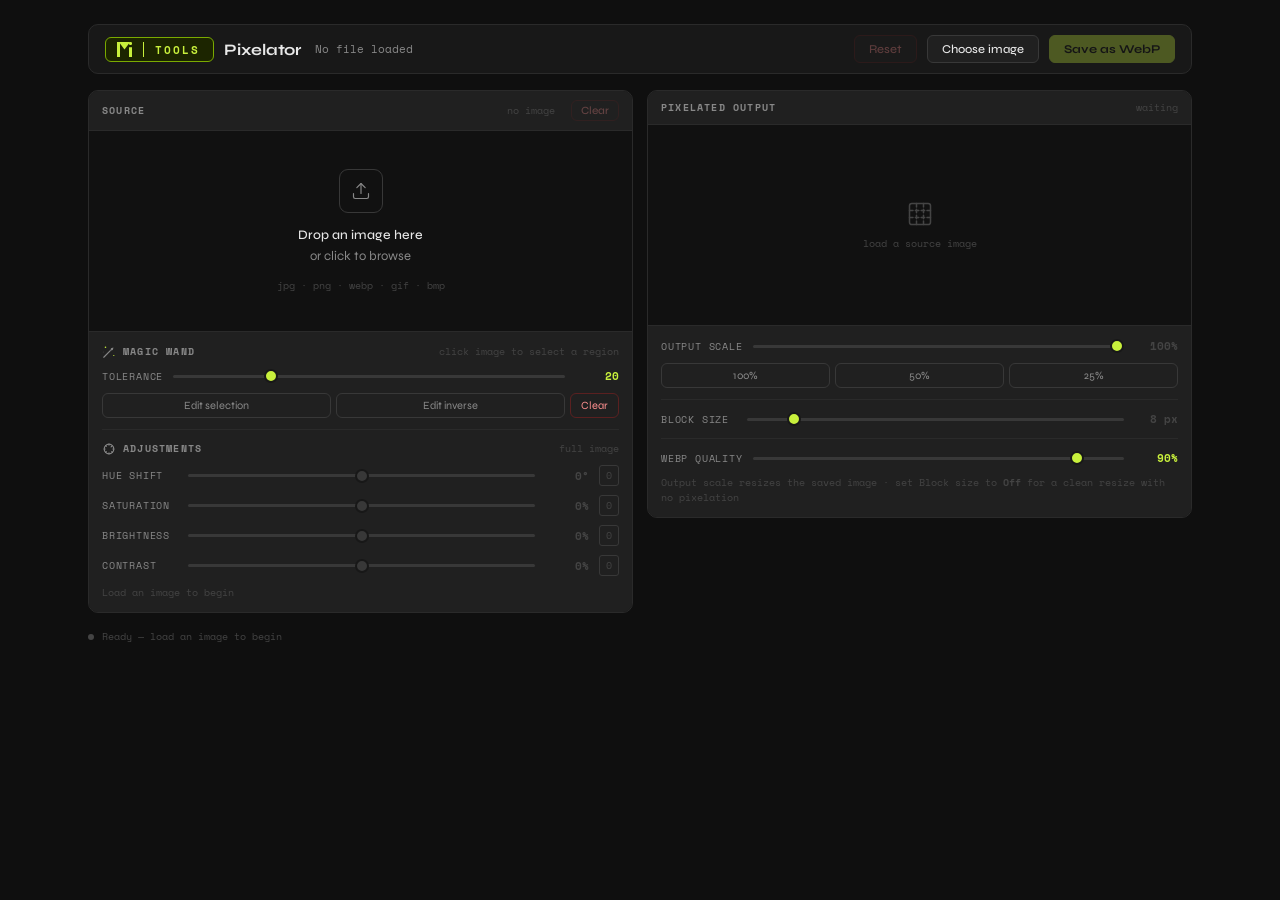
<file: tools/pixelator.html>
<!DOCTYPE html>
<html lang="en">
<head>
<meta charset="UTF-8">
<meta name="viewport" content="width=device-width, initial-scale=1.0">
<title>Pixelator</title>
<style>
  @import url('https://fonts.googleapis.com/css2?family=Space+Mono:wght@400;700&family=Syne:wght@400;500;700&display=swap');

  *, *::before, *::after { box-sizing: border-box; margin: 0; padding: 0; }

  :root {
    --bg:       #0f0f0f;
    --surf:     #181818;
    --surf2:    #202020;
    --surf3:    #282828;
    --border:   #2a2a2a;
    --border2:  #383838;
    --text:     #e8e8e8;
    --muted:    #888;
    --faint:    #444;
    --accent:   #c8f03c;
    --accentdk: #7aaa00;
    --danger:   #ff5a5a;
    --radius:   6px;
    --mono: 'Space Mono', monospace;
    --sans: 'Syne', sans-serif;
  }

  html, body { background: var(--bg); color: var(--text); font-family: var(--sans); font-size: 14px; min-height: 100vh; }

  .app { max-width: 1140px; margin: 0 auto; padding: 24px 18px 48px; display: flex; flex-direction: column; gap: 16px; }

  /* TOOLBAR */
  .toolbar { display: flex; align-items: center; gap: 10px; padding: 10px 16px; background: var(--surf); border: 1px solid var(--border); border-radius: 10px; }
  /* MIS · Mi TOOLS brand lockup (shared across the tools suite) */
  .logo { display:inline-flex; align-items:center; background:#1c2500; border:1px solid var(--accentdk); border-radius:var(--radius); color:var(--accent); line-height:1; white-space:nowrap; padding:4px 0 4px 11px; }
  .logo svg { height:15px; width:auto; display:block; overflow:visible; }      /* overflow:visible keeps the mark's edges from clipping */
  .logo .mis-div { width:1px; align-self:stretch; background:var(--accent); margin:0 11px; }
  .logo .mis-word { font-family:var(--mono); font-weight:700; font-size:11px; letter-spacing:.19em; transform:translateY(.5px); padding-right:13px; }
  .t-title { font-size: 16px; font-weight: 700; letter-spacing: -0.02em; }
  .t-file { font-family: var(--mono); font-size: 11px; color: var(--muted); flex: 1; overflow: hidden; text-overflow: ellipsis; white-space: nowrap; margin: 0 4px; }
  .btn { font-family: var(--sans); font-size: 12px; font-weight: 500; padding: 6px 14px; border: 1px solid var(--border2); border-radius: var(--radius); background: var(--surf2); color: var(--text); cursor: pointer; transition: background 0.12s, border-color 0.12s, opacity 0.12s, transform 0.08s; white-space: nowrap; }
  .btn:hover:not(:disabled) { background: var(--surf3); border-color: #555; }
  .btn:active:not(:disabled) { transform: scale(0.97); }
  .btn:disabled { opacity: 0.3; cursor: not-allowed; }
  .btn.danger { color: #ff9090; border-color: #5a2020; }
  .btn.danger:hover:not(:disabled) { background: #2a1010; }
  .btn.primary { background: var(--accent); color: #111; border-color: var(--accent); font-weight: 700; }
  .btn.primary:hover:not(:disabled) { background: #d8ff50; }

  /* PANELS */
  .panels { display: grid; grid-template-columns: minmax(0,1fr) minmax(0,1fr); gap: 14px; align-items: start; }
  .panel { background: var(--surf); border: 1px solid var(--border); border-radius: 10px; overflow: hidden; display: flex; flex-direction: column; }
  .ph { display: flex; align-items: center; gap: 8px; padding: 9px 13px; border-bottom: 1px solid var(--border); background: var(--surf2); flex-shrink: 0; }
  .ph-tag { font-family: var(--mono); font-size: 10px; font-weight: 700; letter-spacing: 0.12em; text-transform: uppercase; color: var(--muted); }
  .ph-tag.on { color: var(--accent); }
  .ph-meta { font-family: var(--mono); font-size: 10px; color: var(--faint); margin-left: auto; }
  .ph-meta.on { color: var(--muted); }

  /* IMAGE AREAS */
  .img-area { position: relative; background: #111; display: flex; align-items: center; justify-content: center; min-height: 200px; overflow: hidden; cursor: crosshair; }
  .img-area canvas { display: block; max-width: 100%; max-height: 540px; width: 100%; height: auto; }
  .img-area canvas.px { image-rendering: pixelated; image-rendering: crisp-edges; }

  /* drop zone */
  .dropzone { position: absolute; inset: 0; display: flex; flex-direction: column; align-items: center; justify-content: center; gap: 12px; background: #111; cursor: pointer; transition: background 0.12s; z-index: 3; }
  .dropzone:hover, .dropzone.over { background: #171d00; }
  .dropzone.over { outline: 2px dashed var(--accent); outline-offset: -4px; }
  .dz-icon { width: 44px; height: 44px; border: 1px solid var(--border2); border-radius: 9px; display: flex; align-items: center; justify-content: center; }
  .dz-icon svg { width: 20px; height: 20px; stroke: var(--muted); fill: none; stroke-width: 1.4; stroke-linecap: round; stroke-linejoin: round; }
  .dz-text { font-size: 13px; color: var(--muted); text-align: center; line-height: 1.6; }
  .dz-text strong { color: var(--text); font-weight: 500; }
  .dz-sub { font-family: var(--mono); font-size: 10px; color: var(--faint); }

  /* replace hover overlay */
  .replace-layer { position: absolute; inset: 0; display: flex; align-items: center; justify-content: center; background: rgba(0,0,0,0); transition: background 0.15s; z-index: 2; pointer-events: none; }
  .img-area:hover .replace-layer { background: rgba(0,0,0,0.45); }
  .replace-layer span { font-size: 12px; color: #fff; background: rgba(0,0,0,0.65); padding: 6px 14px; border-radius: var(--radius); border: 1px solid rgba(255,255,255,0.15); opacity: 0; transition: opacity 0.15s; white-space: nowrap; }
  .img-area:hover .replace-layer span { opacity: 1; }

  /* per-slider zero button */
  .zero-btn { font-family: var(--mono); font-size: 10px; padding: 2px 6px; border: 1px solid var(--border2); border-radius: 3px; background: transparent; color: var(--faint); cursor: pointer; white-space: nowrap; transition: color 0.1s, border-color 0.1s; flex-shrink: 0; }
  .zero-btn:hover { color: var(--text); border-color: #666; }
  .zero-btn.active { color: var(--accent); border-color: var(--accentdk); }

  /* empty right */
  .empty-r { position: absolute; inset: 0; display: flex; flex-direction: column; align-items: center; justify-content: center; gap: 8px; pointer-events: none; }
  .empty-r svg { width: 28px; height: 28px; stroke: var(--faint); fill: none; stroke-width: 1.3; stroke-linecap: round; }
  .empty-r span { font-family: var(--mono); font-size: 10px; color: var(--faint); }

  /* FOOTER */
  .pf { padding: 12px 13px; border-top: 1px solid var(--border); background: var(--surf2); display: flex; flex-direction: column; gap: 9px; }
  .divider { height: 1px; background: var(--border); margin: 2px 0; }

  /* SLIDERS */
  .srow { display: flex; align-items: center; gap: 10px; }
  .slabel { font-family: var(--mono); font-size: 10px; letter-spacing: 0.08em; text-transform: uppercase; color: var(--muted); white-space: nowrap; min-width: 76px; }
  .slabel.w { min-width: 58px; }
  input[type=range] { flex: 1; -webkit-appearance: none; appearance: none; height: 3px; background: var(--border2); border-radius: 2px; outline: none; cursor: pointer; }
  input[type=range]::-webkit-slider-thumb { -webkit-appearance: none; width: 14px; height: 14px; border-radius: 50%; background: var(--accent); border: 2px solid var(--surf); cursor: pointer; transition: transform 0.1s; }
  input[type=range]::-webkit-slider-thumb:hover { transform: scale(1.25); }
  input[type=range]::-moz-range-thumb { width: 14px; height: 14px; border-radius: 50%; background: var(--accent); border: 2px solid var(--surf); cursor: pointer; }
  input[type=range].dim::-webkit-slider-thumb { background: var(--border2); }
  input[type=range].dim::-moz-range-thumb { background: var(--border2); }
  .sval { font-family: var(--mono); font-size: 11px; font-weight: 700; color: var(--accent); min-width: 44px; text-align: right; white-space: nowrap; }
  .sval.neutral { color: var(--faint); }

  /* WAND SECTION */
  .section-hdr { display: flex; align-items: center; gap: 7px; }
  .section-hdr svg { width: 14px; height: 14px; flex-shrink: 0; }
  .section-title { font-family: var(--mono); font-size: 10px; font-weight: 700; letter-spacing: 0.12em; text-transform: uppercase; color: var(--muted); }
  .section-status { font-family: var(--mono); font-size: 10px; color: var(--faint); margin-left: auto; }
  .section-status.active { color: var(--accent); }

  .toggle-row { display: flex; gap: 5px; }
  .tog { flex: 1; font-size: 11px; padding: 5px 6px; border: 1px solid var(--border2); border-radius: var(--radius); background: transparent; color: var(--muted); cursor: pointer; text-align: center; transition: all 0.12s; white-space: nowrap; font-family: var(--sans); }
  .tog:hover { background: var(--surf3); }
  .tog.on { background: #1c2500; border-color: var(--accentdk); color: var(--accent); font-weight: 500; }
  .tog.clear { color: #ff9090; border-color: #5a2020; flex: 0 0 auto; padding: 5px 10px; }
  .tog.clear:hover { background: #2a1010; }

  /* ADJ SECTION */
  .adj-scope { font-family: var(--mono); font-size: 10px; color: var(--faint); margin-left: auto; }
  .adj-scope.masked { color: var(--accent); }

  .note { font-family: var(--mono); font-size: 10px; color: var(--faint); line-height: 1.5; }

  /* STATUS */
  .status-bar { display: flex; align-items: center; gap: 8px; font-family: var(--mono); font-size: 10px; color: var(--faint); }
  .sdot { width: 6px; height: 6px; border-radius: 50%; background: var(--faint); flex-shrink: 0; transition: background 0.3s; }
  .sdot.ready { background: var(--accent); }
  .sdot.err { background: var(--danger); }

  #file-input { display: none; }

  @media (max-width: 620px) {
    .panels { grid-template-columns: 1fr; }
    .t-file { display: none; }
  }
</style>
</head>
<body>
<div class="app">

  <div class="toolbar">
    <span class="logo" title="More Input Studio — Tools">
      <svg viewBox="0 0 100 100" aria-hidden="true"><g fill="currentColor">
        <rect x="0" y="0" width="20" height="100"/>
        <path d="m 85.820833,0 h 8.358334 L 100,5.8208333 V 14.179167 L 94.179167,20 H 85.820833 L 80,14.179167 V 5.8208333 Z"/>
        <rect x="80" y="35.001781" width="20" height="64.998215"/>
        <path d="M 12.5,0 49.968082,50 87.5,0 Z"/>
      </g></svg>
      <span class="mis-div"></span><span class="mis-word">TOOLS</span>
    </span>
    <span class="t-title">Pixelator</span>
    <span class="t-file" id="t-file">No file loaded</span>
    <button class="btn danger" id="btn-reset" disabled onclick="resetAll()">Reset</button>
    <button class="btn" onclick="triggerUpload()">Choose image</button>
    <button class="btn primary" id="btn-save" disabled onclick="saveWebP()">Save as WebP</button>
  </div>

  <div class="panels">

    <!-- SOURCE PANEL -->
    <div class="panel">
      <div class="ph">
        <span class="ph-tag" id="src-tag">Source</span>
        <span class="ph-meta" id="src-meta">no image</span>
        <button class="btn danger" id="btn-clear" disabled style="font-size:11px;padding:3px 9px;margin-left:8px" onclick="clearImage()">Clear</button>
      </div>
      <div class="img-area" id="src-area" onclick="handleSrcClick(event)">
        <div class="dropzone" id="dropzone"
          onclick="triggerUpload()"
          ondragover="onDragOver(event)"
          ondragleave="onDragLeave(event)"
          ondrop="onDrop(event)">
          <div class="dz-icon">
            <svg viewBox="0 0 24 24"><path d="M21 15v4a2 2 0 01-2 2H5a2 2 0 01-2-2v-4"/><polyline points="17 8 12 3 7 8"/><line x1="12" y1="3" x2="12" y2="15"/></svg>
          </div>
          <div class="dz-text"><strong>Drop an image here</strong><br>or click to browse</div>
          <div class="dz-sub">jpg · png · webp · gif · bmp</div>
        </div>
        <canvas id="src-canvas" style="display:none"></canvas>
        <canvas id="sel-canvas" style="display:none;position:absolute;inset:0;width:100%;height:100%;pointer-events:none;z-index:1"></canvas>
        <div class="replace-layer" id="replace-layer" style="pointer-events:none"><span>Drop or click to replace</span></div>
      </div>
      <div class="pf">

        <div class="section-hdr">
          <svg viewBox="0 0 16 16" fill="none" stroke-width="1.3" stroke-linecap="round" stroke-linejoin="round">
            <path d="M2 14L9.5 6.5" stroke="#888"/>
            <path d="M9.5 6.5l.8-2.8 2.8-.8-.8 2.8-2.8.8z" fill="#888" stroke="none"/>
            <circle cx="4" cy="2.5" r="0.9" fill="#c8f03c"/>
            <circle cx="13.5" cy="12" r="0.7" fill="#c8f03c"/>
            <circle cx="1.5" cy="8" r="0.6" fill="#444"/>
          </svg>
          <span class="section-title">Magic wand</span>
          <span class="section-status" id="wand-status">click image to select a region</span>
        </div>

        <div class="srow">
          <span class="slabel w">Tolerance</span>
          <input type="range" id="tol-slider" min="1" max="80" value="20" step="1">
          <span class="sval" id="tol-val">20</span>
        </div>

        <div class="toggle-row" id="wand-toggles">
          <button class="tog" id="tog-sel" onclick="setInverse(false)" disabled>Edit selection</button>
          <button class="tog" id="tog-inv" onclick="setInverse(true)" disabled>Edit inverse</button>
          <button class="tog clear" id="tog-clr" onclick="clearSelection()" disabled>Clear</button>
        </div>

        <div class="divider"></div>

        <div class="section-hdr">
          <svg viewBox="0 0 16 16" fill="none" stroke="#888" stroke-width="1.3" stroke-linecap="round">
            <circle cx="8" cy="8" r="5.5"/>
            <path d="M8 2.5v1M8 12.5v1M2.5 8h1M12.5 8h1M4.2 4.2l.7.7M11.1 11.1l.7.7M11.1 4.9l-.7.7M4.9 11.1l-.7.7"/>
          </svg>
          <span class="section-title">Adjustments</span>
          <span class="adj-scope" id="adj-scope">full image</span>
        </div>

        <div class="srow">
          <span class="slabel">Hue shift</span>
          <input type="range" id="hue-sl" min="-180" max="180" value="0" step="1" class="dim">
          <span class="sval neutral" id="hue-val">0°</span>
          <button class="zero-btn" id="hue-zero" onclick="zeroSlider('hue')">0</button>
        </div>
        <div class="srow">
          <span class="slabel">Saturation</span>
          <input type="range" id="sat-sl" min="-100" max="100" value="0" step="1" class="dim">
          <span class="sval neutral" id="sat-val">0%</span>
          <button class="zero-btn" id="sat-zero" onclick="zeroSlider('sat')">0</button>
        </div>
        <div class="srow">
          <span class="slabel">Brightness</span>
          <input type="range" id="bri-sl" min="-100" max="100" value="0" step="1" class="dim">
          <span class="sval neutral" id="bri-val">0%</span>
          <button class="zero-btn" id="bri-zero" onclick="zeroSlider('bri')">0</button>
        </div>
        <div class="srow">
          <span class="slabel">Contrast</span>
          <input type="range" id="con-sl" min="-100" max="100" value="0" step="1" class="dim">
          <span class="sval neutral" id="con-val">0%</span>
          <button class="zero-btn" id="con-zero" onclick="zeroSlider('con')">0</button>
        </div>

        <div class="note" id="src-note">Load an image to begin</div>
      </div>
    </div>

    <!-- OUTPUT PANEL -->
    <div class="panel">
      <div class="ph">
        <span class="ph-tag" id="px-tag">Pixelated output</span>
        <span class="ph-meta" id="px-meta">waiting</span>
      </div>
      <div class="img-area" style="cursor:default">
        <div class="empty-r" id="empty-r">
          <svg viewBox="0 0 24 24"><rect x="3" y="3" width="18" height="18" rx="2"/><path d="M3 9h18M3 15h18M9 3v18M15 3v18" stroke-dasharray="3 2"/></svg>
          <span>load a source image</span>
        </div>
        <canvas id="px-canvas" class="px" style="display:none"></canvas>
      </div>
      <div class="pf">
        <div class="srow">
          <span class="slabel">Output scale</span>
          <input type="range" id="sc-sl" min="10" max="100" value="100" step="5" disabled>
          <span class="sval neutral" id="sc-val">100%</span>
        </div>
        <div class="toggle-row" id="scale-presets">
          <button class="tog" id="sc-100" onclick="setScale(100)" disabled>100%</button>
          <button class="tog" id="sc-50"  onclick="setScale(50)"  disabled>50%</button>
          <button class="tog" id="sc-25"  onclick="setScale(25)"  disabled>25%</button>
        </div>
        <div class="divider"></div>
        <div class="srow">
          <span class="slabel">Block size</span>
          <input type="range" id="px-sl" min="1" max="64" value="8" step="1" disabled>
          <span class="sval neutral" id="px-val">8 px</span>
        </div>
        <div class="divider"></div>
        <div class="srow">
          <span class="slabel">WebP quality</span>
          <input type="range" id="q-sl" min="10" max="100" value="90" step="5">
          <span class="sval" id="q-val">90%</span>
        </div>
        <div class="note">Output scale resizes the saved image · set Block size to <strong>Off</strong> for a clean resize with no pixelation</div>
      </div>
    </div>

  </div>

  <div class="status-bar">
    <div class="sdot" id="sdot"></div>
    <span id="stext">Ready — load an image to begin</span>
  </div>

</div>
<input type="file" id="file-input" accept="image/*">

<script>
// ── STATE ──────────────────────────────────────────────────────────────────
let srcImg      = null;
let origData    = null;   // ImageData from original file, never mutated
let selMask     = null;   // Uint8Array same length as pixel count (1=selected, 0=not)
let invertSel   = false;  // true = adjust inverse (figure when bg selected)

// adjustment values
let adjHue = 0, adjSat = 0, adjBri = 0, adjCon = 0;

// ── ELEMENTS ───────────────────────────────────────────────────────────────
const fileInput   = document.getElementById('file-input');
const srcArea     = document.getElementById('src-area');
const dropzone    = document.getElementById('dropzone');
const srcCanvas   = document.getElementById('src-canvas');
const selCanvas   = document.getElementById('sel-canvas');
const pxCanvas    = document.getElementById('px-canvas');
const srcCtx      = srcCanvas.getContext('2d');
const pxCtx       = pxCanvas.getContext('2d');
const emptyR      = document.getElementById('empty-r');
const replLayer   = document.getElementById('replace-layer');

const tolSl  = document.getElementById('tol-slider');
const hueSl  = document.getElementById('hue-sl');
const satSl  = document.getElementById('sat-sl');
const briSl  = document.getElementById('bri-sl');
const conSl  = document.getElementById('con-sl');
const pxSl   = document.getElementById('px-sl');
const scSl   = document.getElementById('sc-sl');
const qSl    = document.getElementById('q-sl');

// ── STATUS ─────────────────────────────────────────────────────────────────
function setStatus(msg, state) {
  document.getElementById('stext').textContent = msg;
  const d = document.getElementById('sdot');
  d.className = 'sdot' + (state ? ' ' + state : '');
}

// ── FILE HANDLING ──────────────────────────────────────────────────────────
function triggerUpload() { fileInput.value = ''; fileInput.click(); }
fileInput.addEventListener('change', () => { if (fileInput.files[0]) loadFile(fileInput.files[0]); });

function onDragOver(e) { e.preventDefault(); e.stopPropagation(); dropzone.classList.add('over'); }
function onDragLeave(e) { dropzone.classList.remove('over'); }
function onDrop(e) {
  e.preventDefault(); e.stopPropagation();
  dropzone.classList.remove('over');
  const f = e.dataTransfer.files[0];
  if (f && f.type.startsWith('image/')) loadFile(f);
  else setStatus('Not a recognised image file', 'err');
}

// Allow re-drop on the src area when image already loaded
srcArea.addEventListener('dragover', e => { e.preventDefault(); srcArea.style.outline = '2px dashed #c8f03c'; srcArea.style.outlineOffset = '-4px'; });
srcArea.addEventListener('dragleave', () => { srcArea.style.outline = ''; });
srcArea.addEventListener('drop', e => {
  e.preventDefault();
  srcArea.style.outline = '';
  const f = e.dataTransfer.files[0];
  if (f && f.type.startsWith('image/')) loadFile(f);
});

function loadFile(file) {
  setStatus('Loading…', '');
  const reader = new FileReader();
  reader.onload = ev => {
    const img = new Image();
    img.onload = () => {
      srcImg = img;
      clearSelectionInternal();

      srcCanvas.width  = img.naturalWidth;
      srcCanvas.height = img.naturalHeight;
      pxCanvas.width   = img.naturalWidth;
      pxCanvas.height  = img.naturalHeight;
      srcCtx.drawImage(img, 0, 0);
      origData = srcCtx.getImageData(0, 0, img.naturalWidth, img.naturalHeight);

      resetAdjSliders();
      adjHue = adjSat = adjBri = adjCon = 0;

      dropzone.style.display    = 'none';
      srcCanvas.style.display   = 'block';
      selCanvas.style.display   = 'block';
      replLayer.style.pointerEvents = 'auto';
      emptyR.style.display      = 'none';
      pxCanvas.style.display    = 'block';

      document.getElementById('src-tag').classList.add('on');
      document.getElementById('px-tag').classList.add('on');
      document.getElementById('src-meta').textContent = img.naturalWidth + ' × ' + img.naturalHeight + ' px';
      document.getElementById('src-meta').classList.add('on');
      document.getElementById('t-file').textContent = file.name + ' · ' + img.naturalWidth + '×' + img.naturalHeight + ' · ' + fmtBytes(file.size);

      pxSl.disabled = false;
      pxSl.max = Math.max(2, Math.min(64, Math.floor(Math.min(img.naturalWidth, img.naturalHeight) / 4)));
      if (parseInt(pxSl.value) > parseInt(pxSl.max)) pxSl.value = 8;
      document.getElementById('px-val').textContent = pxSl.value + ' px';
      document.getElementById('px-val').classList.remove('neutral');

      scSl.disabled = false;
      scSl.value = 100;
      document.querySelectorAll('#scale-presets .tog').forEach(b => b.disabled = false);

      document.getElementById('btn-reset').disabled = false;
      document.getElementById('btn-clear').disabled = false;
      document.getElementById('btn-save').disabled  = false;

      document.getElementById('src-note').textContent = 'Click background to select · then choose "edit inverse" to adjust figure only';

      updateAdjCanvas();
      renderPixelated();
      setStatus('Loaded: ' + file.name, 'ready');
    };
    img.onerror = () => setStatus('Could not decode image', 'err');
    img.src = ev.target.result;
  };
  reader.readAsDataURL(file);
}

function handleSrcClick(e) {
  if (!srcImg || e.target === dropzone || dropzone.contains(e.target)) return;
  const rect = srcCanvas.getBoundingClientRect();
  const scaleX = srcCanvas.width  / rect.width;
  const scaleY = srcCanvas.height / rect.height;
  const cx = Math.floor((e.clientX - rect.left) * scaleX);
  const cy = Math.floor((e.clientY - rect.top)  * scaleY);
  doWandSelect(cx, cy);
}

// ── MAGIC WAND ─────────────────────────────────────────────────────────────
function doWandSelect(sx, sy) {
  const W = origData.width, H = origData.height;
  const d = origData.data;
  const tol = parseInt(tolSl.value);
  const idx = (sy * W + sx) * 4;
  const tr = d[idx], tg = d[idx+1], tb = d[idx+2];

  const mask = new Uint8Array(W * H);
  const visited = new Uint8Array(W * H);
  const queue = [sy * W + sx];
  visited[sy * W + sx] = 1;

  while (queue.length) {
    const pos = queue.shift();
    const px = pos % W, py = Math.floor(pos / W);
    const pi = pos * 4;
    const dr = d[pi]-tr, dg = d[pi+1]-tg, db = d[pi+2]-tb;
    if (Math.sqrt(dr*dr + dg*dg + db*db) > tol * 2.2) continue;
    mask[pos] = 1;
    const neighbors = [];
    if (px > 0)   neighbors.push(pos - 1);
    if (px < W-1) neighbors.push(pos + 1);
    if (py > 0)   neighbors.push(pos - W);
    if (py < H-1) neighbors.push(pos + W);
    for (const n of neighbors) {
      if (!visited[n]) { visited[n] = 1; queue.push(n); }
    }
  }

  selMask = mask;
  const selCount = mask.reduce((a, v) => a + v, 0);
  const pct = Math.round(selCount / (W * H) * 100);

  document.getElementById('wand-status').textContent = pct + '% of image selected';
  document.getElementById('wand-status').classList.add('active');
  document.getElementById('tog-sel').disabled = false;
  document.getElementById('tog-inv').disabled = false;
  document.getElementById('tog-clr').disabled = false;

  if (!document.getElementById('tog-sel').classList.contains('on') &&
      !document.getElementById('tog-inv').classList.contains('on')) {
    setInverse(true);
  }

  updateAdjCanvas();
  renderPixelated();
  drawSelectionOutline();
  updateAdjScope();
}

function setInverse(inv) {
  invertSel = inv;
  document.getElementById('tog-inv').classList.toggle('on', inv);
  document.getElementById('tog-sel').classList.toggle('on', !inv);
  updateAdjCanvas();
  renderPixelated();
  drawSelectionOutline();
  updateAdjScope();
}

// ── SELECTION OUTLINE (canvas edge-detection at display resolution) ─────────
function drawSelectionOutline() {
  const ctx = selCanvas.getContext('2d');
  const dispW = selCanvas.offsetWidth;
  const dispH = selCanvas.offsetHeight;
  selCanvas.width  = dispW;
  selCanvas.height = dispH;
  ctx.clearRect(0, 0, dispW, dispH);
  if (!selMask || !srcImg) return;

  const W = origData.width, H = origData.height;

  // Step 1: paint the mask (accounting for invertSel) onto a tiny canvas
  // at native resolution, then scale to display size for edge detection
  const tiny = document.createElement('canvas');
  tiny.width = W; tiny.height = H;
  const tc = tiny.getContext('2d');
  const tData = tc.createImageData(W, H);
  for (let i = 0; i < W * H; i++) {
    const v = invertSel ? (selMask[i] === 0 ? 255 : 0) : (selMask[i] === 1 ? 255 : 0);
    tData.data[i*4]   = v;
    tData.data[i*4+1] = v;
    tData.data[i*4+2] = v;
    tData.data[i*4+3] = 255;
  }
  tc.putImageData(tData, 0, 0);

  // Step 2: scale up to display resolution
  const scaled = document.createElement('canvas');
  scaled.width = dispW; scaled.height = dispH;
  const sc = scaled.getContext('2d');
  sc.imageSmoothingEnabled = false;
  sc.drawImage(tiny, 0, 0, dispW, dispH);
  const sData = sc.getImageData(0, 0, dispW, dispH).data;

  // Step 3: edge-detect at display resolution — pixel is a boundary
  // if it's white AND any of its 4 neighbors is black
  const edgeCanvas = document.createElement('canvas');
  edgeCanvas.width = dispW; edgeCanvas.height = dispH;
  const ec = edgeCanvas.getContext('2d');
  const eData = ec.createImageData(dispW, dispH);

  for (let y = 0; y < dispH; y++) {
    for (let x = 0; x < dispW; x++) {
      const i = (y * dispW + x) * 4;
      const here = sData[i] > 127;
      if (!here) continue;
      const left  = x > 0        ? sData[i-4]           > 127 : false;
      const right = x < dispW-1  ? sData[i+4]           > 127 : false;
      const up    = y > 0        ? sData[i-dispW*4]     > 127 : false;
      const down  = y < dispH-1  ? sData[i+dispW*4]     > 127 : false;
      if (!left || !right || !up || !down) {
        eData.data[i]   = 255;
        eData.data[i+1] = 255;
        eData.data[i+2] = 255;
        eData.data[i+3] = 255;
      }
    }
  }
  ec.putImageData(eData, 0, 0);

  // Step 4: draw shadow then white outline onto the overlay canvas
  ctx.shadowColor = 'rgba(0,0,0,0.85)';
  ctx.shadowBlur  = 3;
  ctx.drawImage(edgeCanvas, 0, 0);
  ctx.shadowBlur  = 0;
  ctx.drawImage(edgeCanvas, 0, 0);

  // Step 5: for Edit Selection, also outline the panel edges
  if (!invertSel) {
    ctx.strokeStyle = 'rgba(255,255,255,0.85)';
    ctx.lineWidth   = 2;
    ctx.shadowColor = 'rgba(0,0,0,0.85)';
    ctx.shadowBlur  = 3;
    ctx.strokeRect(1, 1, dispW - 2, dispH - 2);
    ctx.shadowBlur  = 0;
  }
}

function clearSelectionInternal() {
  selMask = null;
  invertSel = false;
  const ctx = selCanvas.getContext('2d');
  ctx.clearRect(0, 0, selCanvas.width, selCanvas.height);
  document.getElementById('tog-sel').disabled = true;
  document.getElementById('tog-inv').disabled = true;
  document.getElementById('tog-clr').disabled = true;
  document.getElementById('tog-sel').classList.remove('on');
  document.getElementById('tog-inv').classList.remove('on');
}

function updateAdjScope() {
  const el = document.getElementById('adj-scope');
  if (!selMask) { el.textContent = 'full image'; el.classList.remove('masked'); return; }
  el.textContent = invertSel ? 'applying to: inverse (figure)' : 'applying to: selection';
  el.classList.add('masked');
}

function clearSelection() {
  clearSelectionInternal();
  updateAdjCanvas();
  renderPixelated();
  updateAdjScope();
  document.getElementById('wand-status').textContent = 'click image to select a region';
  document.getElementById('wand-status').classList.remove('active');
}

// ── ADJUSTMENTS (non-destructive) ─────────────────────────────────────────
function updateAdjCanvas() {
  if (!origData) return;
  const W = origData.width, H = origData.height;
  const src = origData.data;
  const out = srcCtx.createImageData(W, H);
  const dst = out.data;

  for (let i = 0; i < W * H; i++) {
    const pi = i * 4;
    const inMask = selMask ? selMask[i] === 1 : false;
    const shouldAdjust = selMask ? (invertSel ? !inMask : inMask) : true;

    if (!shouldAdjust) {
      dst[pi]   = src[pi];
      dst[pi+1] = src[pi+1];
      dst[pi+2] = src[pi+2];
      dst[pi+3] = src[pi+3];
      continue;
    }

    let [h, s, l] = rgbToHsl(src[pi], src[pi+1], src[pi+2]);

    h = (h + adjHue / 360 + 1) % 1;
    s = Math.max(0, Math.min(1, s + adjSat / 100));
    l = Math.max(0, Math.min(1, l + adjBri / 100));

    let [r, g, b] = hslToRgb(h, s, l);

    if (adjCon !== 0) {
      const f = (259 * (adjCon + 255)) / (255 * (259 - adjCon));
      r = Math.max(0, Math.min(255, f * (r - 128) + 128));
      g = Math.max(0, Math.min(255, f * (g - 128) + 128));
      b = Math.max(0, Math.min(255, f * (b - 128) + 128));
    }

    dst[pi]   = r;
    dst[pi+1] = g;
    dst[pi+2] = b;
    dst[pi+3] = src[pi+3];
  }

  srcCtx.putImageData(out, 0, 0);
  if (selMask) drawSelectionOutline();
}

// ── PIXELATION ─────────────────────────────────────────────────────────────
function renderPixelated() {
  if (!srcImg) return;
  const block = parseInt(pxSl.value);
  const scale = parseInt(scSl.value) / 100;
  const W0 = srcCanvas.width, H0 = srcCanvas.height;
  const outW = Math.max(1, Math.round(W0 * scale));
  const outH = Math.max(1, Math.round(H0 * scale));
  pxCanvas.width = outW; pxCanvas.height = outH;

  const meta = document.getElementById('px-meta');
  if (block <= 1) {
    // No pixelation — clean (smooth) resize straight to output dimensions
    pxCanvas.classList.remove('px');
    pxCtx.imageSmoothingEnabled = true;
    pxCtx.imageSmoothingQuality = 'high';
    pxCtx.clearRect(0, 0, outW, outH);
    pxCtx.drawImage(srcCanvas, 0, 0, outW, outH);
    meta.textContent = 'no pixelation · ' + outW + '×' + outH;
  } else {
    pxCanvas.classList.add('px');
    const bw = Math.max(1, Math.floor(outW / block));
    const bh = Math.max(1, Math.floor(outH / block));
    const tmp = document.createElement('canvas');
    tmp.width = bw; tmp.height = bh;
    const tc = tmp.getContext('2d');
    tc.imageSmoothingEnabled = false;
    tc.drawImage(srcCanvas, 0, 0, bw, bh);
    pxCtx.imageSmoothingEnabled = false;
    pxCtx.drawImage(tmp, 0, 0, outW, outH);
    meta.textContent = block + ' px blocks · ' + bw + '×' + bh + ' cells · ' + outW + '×' + outH;
  }
  meta.classList.add('on');
}

// ── SAVE ───────────────────────────────────────────────────────────────────
function saveWebP() {
  if (!srcImg) return;
  const quality = parseInt(qSl.value) / 100;
  pxCanvas.toBlob(blob => {
    if (!blob) { setStatus('WebP export failed', 'err'); return; }
    const url = URL.createObjectURL(blob);
    const a = document.createElement('a');
    const base = (document.getElementById('t-file').textContent.split(' ·')[0] || 'image').replace(/\.[^.]+$/, '');
    const pxTag = parseInt(pxSl.value) > 1 ? '_px' + pxSl.value : '';
    a.href = url;
    a.download = base + '_' + pxCanvas.width + 'x' + pxCanvas.height + pxTag + '.webp';
    a.click();
    URL.revokeObjectURL(url);
    setStatus('Saved: ' + a.download + ' (' + fmtBytes(blob.size) + ')', 'ready');
  }, 'image/webp', quality);
}

// ── RESET / CLEAR ──────────────────────────────────────────────────────────
function resetAll() {
  srcImg = null; origData = null;
  clearSelectionInternal();
  srcCtx.clearRect(0, 0, srcCanvas.width, srcCanvas.height);
  pxCtx.clearRect(0, 0, pxCanvas.width, pxCanvas.height);
  srcCanvas.style.display   = 'none';
  selCanvas.style.display   = 'none';
  const selCtxR = selCanvas.getContext('2d');
  selCtxR.clearRect(0, 0, selCanvas.width, selCanvas.height);
  pxCanvas.style.display    = 'none';
  emptyR.style.display      = 'flex';
  dropzone.style.display    = 'flex';
  replLayer.style.pointerEvents = 'none';
  document.getElementById('src-tag').classList.remove('on');
  document.getElementById('px-tag').classList.remove('on');
  document.getElementById('src-meta').textContent = 'no image';
  document.getElementById('src-meta').classList.remove('on');
  document.getElementById('px-meta').textContent = 'waiting';
  document.getElementById('px-meta').classList.remove('on');
  document.getElementById('t-file').textContent = 'No file loaded';
  document.getElementById('wand-status').textContent = 'click image to select a region';
  document.getElementById('wand-status').classList.remove('active');
  resetAdjSliders();
  adjHue = adjSat = adjBri = adjCon = 0;
  pxSl.disabled = true;
  scSl.disabled = true; scSl.value = 100;
  pxCanvas.classList.add('px');
  document.querySelectorAll('#scale-presets .tog').forEach(b => b.disabled = true);
  document.getElementById('btn-reset').disabled = true;
  document.getElementById('btn-clear').disabled = true;
  document.getElementById('btn-save').disabled  = true;
  document.getElementById('src-note').textContent = 'Load an image to begin';
  updateAdjScope();
  setStatus('Ready — load an image to begin', '');
}

function clearImage() { resetAll(); }

function resetAdjSliders() {
  hueSl.value = 0; satSl.value = 0; briSl.value = 0; conSl.value = 0;
  updateSliderLabels();
  [hueSl, satSl, briSl, conSl].forEach(s => s.classList.add('dim'));
}

function zeroSlider(which) {
  const map = { hue: hueSl, sat: satSl, bri: briSl, con: conSl };
  map[which].value = 0;
  adjHue = parseInt(hueSl.value);
  adjSat = parseInt(satSl.value);
  adjBri = parseInt(briSl.value);
  adjCon = parseInt(conSl.value);
  updateSliderLabels();
  if (srcImg) { updateAdjCanvas(); renderPixelated(); }
}

// ── SLIDER WIRING ──────────────────────────────────────────────────────────
function updateSliderLabels() {
  document.getElementById('tol-val').textContent = tolSl.value;
  document.getElementById('hue-val').textContent = hueSl.value + '°';
  document.getElementById('sat-val').textContent = satSl.value + '%';
  document.getElementById('bri-val').textContent = briSl.value + '%';
  document.getElementById('con-val').textContent = conSl.value + '%';
  document.getElementById('px-val').textContent  = parseInt(pxSl.value) <= 1 ? 'Off' : pxSl.value + ' px';
  document.getElementById('sc-val').textContent  = scSl.value + '%';
  document.getElementById('sc-val').classList.toggle('neutral', parseInt(scSl.value) === 100);
  document.getElementById('q-val').textContent   = qSl.value + '%';

  const pairs = [
    ['hue-val', 'hue-zero', parseInt(hueSl.value), hueSl],
    ['sat-val', 'sat-zero', parseInt(satSl.value), satSl],
    ['bri-val', 'bri-zero', parseInt(briSl.value), briSl],
    ['con-val', 'con-zero', parseInt(conSl.value), conSl],
  ];
  for (const [valId, zeroId, val, sl] of pairs) {
    const isZero = val === 0;
    document.getElementById(valId).classList.toggle('neutral', isZero);
    sl.classList.toggle('dim', isZero);
    document.getElementById(zeroId).classList.toggle('active', !isZero);
  }
  const pv = document.getElementById('px-val');
  if (srcImg) pv.classList.remove('neutral'); else pv.classList.add('neutral');
}

tolSl.addEventListener('input', () => { updateSliderLabels(); if (selMask) { clearSelectionInternal(); updateAdjScope(); document.getElementById('wand-status').textContent = 'tolerance changed — click image again'; } });

[hueSl, satSl, briSl, conSl].forEach(sl => {
  sl.addEventListener('input', () => {
    adjHue = parseInt(hueSl.value);
    adjSat = parseInt(satSl.value);
    adjBri = parseInt(briSl.value);
    adjCon = parseInt(conSl.value);
    updateSliderLabels();
    updateAdjCanvas();
    renderPixelated();
  });
});

pxSl.addEventListener('input', () => { updateSliderLabels(); renderPixelated(); });
scSl.addEventListener('input', () => { updateSliderLabels(); renderPixelated(); });
qSl.addEventListener('input', () => updateSliderLabels());

function setScale(pct) {
  if (scSl.disabled) return;
  scSl.value = pct;
  updateSliderLabels();
  renderPixelated();
}

// ── COLOR MATH ─────────────────────────────────────────────────────────────
function rgbToHsl(r, g, b) {
  r /= 255; g /= 255; b /= 255;
  const max = Math.max(r,g,b), min = Math.min(r,g,b);
  let h, s, l = (max+min)/2;
  if (max === min) { h = s = 0; }
  else {
    const d = max - min;
    s = l > 0.5 ? d/(2-max-min) : d/(max+min);
    switch(max) {
      case r: h = ((g-b)/d + (g<b?6:0))/6; break;
      case g: h = ((b-r)/d + 2)/6; break;
      default: h = ((r-g)/d + 4)/6;
    }
  }
  return [h, s, l];
}

function hslToRgb(h, s, l) {
  if (s === 0) { const v = Math.round(l*255); return [v,v,v]; }
  const hue2rgb = (p,q,t) => { if(t<0)t+=1; if(t>1)t-=1; if(t<1/6)return p+(q-p)*6*t; if(t<1/2)return q; if(t<2/3)return p+(q-p)*(2/3-t)*6; return p; };
  const q = l < 0.5 ? l*(1+s) : l+s-l*s, p = 2*l-q;
  return [Math.round(hue2rgb(p,q,h+1/3)*255), Math.round(hue2rgb(p,q,h)*255), Math.round(hue2rgb(p,q,h-1/3)*255)];
}

function fmtBytes(b) {
  if (b < 1024) return b + ' B';
  if (b < 1048576) return (b/1024).toFixed(1) + ' KB';
  return (b/1048576).toFixed(1) + ' MB';
}

// prevent accidental page-level drops
document.addEventListener('dragover', e => e.preventDefault());
document.addEventListener('drop', e => { if (!e.target.closest('#src-area')) e.preventDefault(); });

updateSliderLabels();
</script>
</body>
</html>
</file>
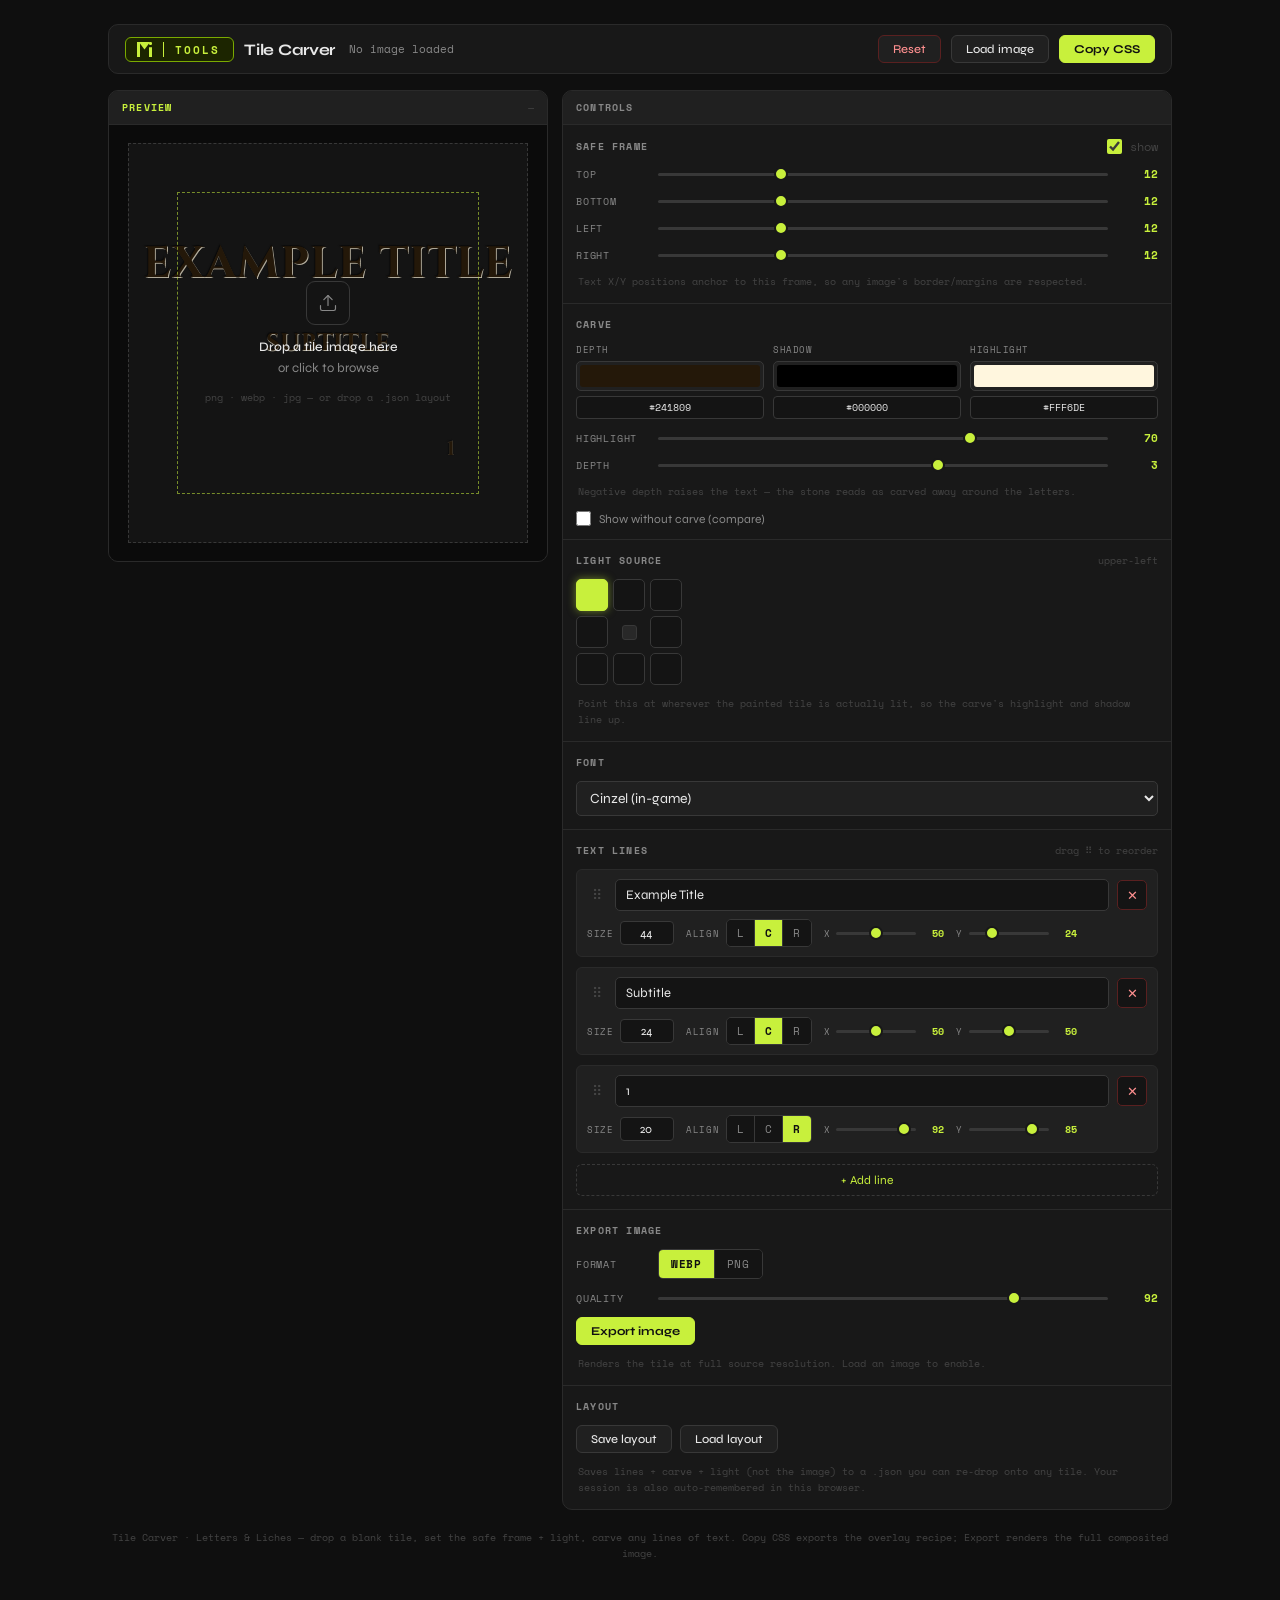
<file: tools/tile-carver.html>
<!DOCTYPE html>
<html lang="en">
<head>
<meta charset="UTF-8">
<meta name="viewport" content="width=device-width, initial-scale=1.0">
<title>Tile Carver</title>
<style>
  @import url('https://fonts.googleapis.com/css2?family=Space+Mono:wght@400;700&family=Syne:wght@400;500;700&display=swap');
  /* Carve faces — fantasy / serif / display set for tile lettering */
  @import url('https://fonts.googleapis.com/css2?family=Cinzel:wght@400;700&family=Cinzel+Decorative:wght@700&family=Cormorant+Garamond:wght@600;700&family=EB+Garamond:wght@600;700&family=IM+Fell+English:ital@0;1&family=Playfair+Display:wght@700;900&family=Uncial+Antiqua&family=MedievalSharp&family=Metamorphous&family=Grenze+Gotisch:wght@600;700&family=Pirata+One&family=Almendra:wght@700&display=swap');

  *, *::before, *::after { box-sizing: border-box; margin: 0; padding: 0; }

  :root{
    --bg:#0f0f0f; --surf:#181818; --surf2:#202020; --surf3:#282828;
    --border:#2a2a2a; --border2:#383838; --text:#e8e8e8; --muted:#888; --faint:#444;
    --accent:#c8f03c; --accentdk:#7aaa00; --danger:#ff5a5a; --radius:6px;
    --mono:'Space Mono',monospace; --sans:'Syne',sans-serif;
  }
  html,body{ background:var(--bg); color:var(--text); font-family:var(--sans); font-size:14px; min-height:100vh; }
  .app{ max-width:1100px; margin:0 auto; padding:24px 18px 48px; display:flex; flex-direction:column; gap:16px; }

  /* toolbar */
  .toolbar{ display:flex; align-items:center; gap:10px; padding:10px 16px; background:var(--surf); border:1px solid var(--border); border-radius:10px; flex-wrap:wrap; }
  /* MIS · Mi TOOLS brand lockup (shared across the tools suite) */
  .logo{ display:inline-flex; align-items:center; background:#1c2500; border:1px solid var(--accentdk); border-radius:var(--radius); color:var(--accent); line-height:1; white-space:nowrap; padding:4px 0 4px 11px; }
  .logo svg{ height:15px; width:auto; display:block; overflow:visible; }      /* overflow:visible keeps the mark's edges from clipping */
  .logo .mis-div{ width:1px; align-self:stretch; background:var(--accent); margin:0 11px; }
  .logo .mis-word{ font-family:var(--mono); font-weight:700; font-size:11px; letter-spacing:.19em; transform:translateY(.5px); padding-right:13px; }
  .t-title{ font-size:16px; font-weight:700; letter-spacing:-0.02em; }
  .t-file{ font-family:var(--mono); font-size:11px; color:var(--muted); flex:1; overflow:hidden; text-overflow:ellipsis; white-space:nowrap; margin:0 4px; min-width:60px; }
  .btn{ font-family:var(--sans); font-size:12px; font-weight:500; padding:6px 14px; border:1px solid var(--border2); border-radius:var(--radius); background:var(--surf2); color:var(--text); cursor:pointer; transition:background .12s,border-color .12s,opacity .12s,transform .08s; white-space:nowrap; }
  .btn:hover:not(:disabled){ background:var(--surf3); border-color:#555; }
  .btn:active:not(:disabled){ transform:scale(0.97); }
  .btn:disabled{ opacity:0.3; cursor:not-allowed; }
  .btn.danger{ color:#ff9090; border-color:#5a2020; }
  .btn.danger:hover:not(:disabled){ background:#2a1010; }
  .btn.primary{ background:var(--accent); color:#111; border-color:var(--accent); font-weight:700; }
  .btn.primary:hover:not(:disabled){ background:#d8ff50; }

  .panels{ display:grid; grid-template-columns:minmax(0,440px) minmax(0,1fr); gap:14px; align-items:start; }
  .panel{ background:var(--surf); border:1px solid var(--border); border-radius:10px; overflow:hidden; display:flex; flex-direction:column; }
  .ph{ display:flex; align-items:center; gap:8px; padding:9px 13px; border-bottom:1px solid var(--border); background:var(--surf2); }
  .ph-tag{ font-family:var(--mono); font-size:10px; font-weight:700; letter-spacing:0.12em; text-transform:uppercase; color:var(--muted); }
  .ph-tag.on{ color:var(--accent); }
  .ph-meta{ font-family:var(--mono); font-size:10px; color:var(--faint); margin-left:auto; }

  /* stage */
  .stage-wrap{ padding:18px; display:flex; align-items:center; justify-content:center; background:#0b0b0b; min-height:300px; }
  .stage{
    position:relative; width:100%; max-width:400px; aspect-ratio:1;
    background:#141414 center/cover no-repeat; isolation:isolate;
    --depth-color:#241809; --shadow-color:rgba(0,0,0,0.4); --lip-color:rgba(255,246,222,0.7);
    --m:3; --sx:-0.7071; --sy:-0.7071; --ax:0.7071; --ay:0.7071;
  }
  .stage.empty{ border:1px dashed var(--border2); }
  .dropzone{ position:absolute; inset:0; display:flex; flex-direction:column; align-items:center; justify-content:center; gap:12px; cursor:pointer; z-index:5; transition:background .12s; }
  .dropzone.hide{ display:none; }
  .dropzone:hover,.dropzone.over{ background:#171d00; }
  .dropzone.over{ outline:2px dashed var(--accent); outline-offset:-6px; }
  .dz-icon{ width:44px; height:44px; border:1px solid var(--border2); border-radius:9px; display:flex; align-items:center; justify-content:center; }
  .dz-icon svg{ width:20px; height:20px; stroke:var(--muted); fill:none; stroke-width:1.4; stroke-linecap:round; stroke-linejoin:round; }
  .dz-text{ font-size:13px; color:var(--muted); text-align:center; line-height:1.6; }
  .dz-text strong{ color:var(--text); font-weight:500; }
  .dz-sub{ font-family:var(--mono); font-size:10px; color:var(--faint); }

  /* safe frame */
  .frame{ position:absolute; border:1px dashed rgba(200,240,60,0.55); pointer-events:none; z-index:4; }
  .frame.off{ display:none; }

  /* carved text block */
  .blk{ position:absolute; display:inline-grid; line-height:1; white-space:pre; font-weight:700; text-transform:uppercase; letter-spacing:0.02em; user-select:none; z-index:3; }
  .blk > span{ grid-area:1/1; }
  .align-left{ transform:translate(0,-50%); text-align:left; }
  .align-center{ transform:translate(-50%,-50%); text-align:center; }
  .align-right{ transform:translate(-100%,-50%); text-align:right; }
  .c-dark{ z-index:2; color:var(--depth-color); mix-blend-mode:multiply;
    text-shadow:0 0 1px var(--shadow-color), calc(var(--sx) * 1.2px) calc(var(--sy) * 1.2px) 1px var(--shadow-color); }
  .c-lite{ z-index:1; color:var(--lip-color);
    transform:translate(calc(var(--ax) * var(--m) * 0.01em), calc(var(--ay) * var(--m) * 0.01em)); }
  /* negative depth → raised relief: light face in front, dark shadow cast away from light */
  .stage.raised .c-lite{ z-index:2; transform:none; }
  .stage.raised .c-dark{ z-index:1;
    transform:translate(calc(var(--ax) * var(--m) * 0.01em), calc(var(--ay) * var(--m) * 0.01em));
    text-shadow:calc(var(--ax) * 1.2px) calc(var(--ay) * 1.2px) 1px var(--shadow-color); }
  .stage.flat .c-lite{ display:none; }
  .stage.flat .c-dark{ mix-blend-mode:normal; text-shadow:none; transform:none; }

  /* controls */
  .ctrls{ display:flex; flex-direction:column; }
  .sec{ padding:13px; border-bottom:1px solid var(--border); display:flex; flex-direction:column; gap:11px; }
  .sec:last-child{ border-bottom:0; }
  .sec-hdr{ font-family:var(--mono); font-size:10px; font-weight:700; letter-spacing:0.12em; text-transform:uppercase; color:var(--muted); display:flex; align-items:center; gap:8px; }
  .sec-hdr .st{ margin-left:auto; color:var(--faint); font-weight:400; text-transform:none; letter-spacing:0; }

  .srow{ display:flex; align-items:center; gap:10px; }
  .slabel{ font-family:var(--mono); font-size:10px; letter-spacing:0.08em; text-transform:uppercase; color:var(--muted); white-space:nowrap; min-width:72px; }
  input[type=range]{ flex:1; -webkit-appearance:none; appearance:none; height:3px; background:var(--border2); border-radius:2px; outline:none; cursor:pointer; }
  input[type=range]::-webkit-slider-thumb{ -webkit-appearance:none; width:14px; height:14px; border-radius:50%; background:var(--accent); border:2px solid var(--surf); cursor:pointer; }
  input[type=range]::-moz-range-thumb{ width:14px; height:14px; border-radius:50%; background:var(--accent); border:2px solid var(--surf); cursor:pointer; }
  .sval{ font-family:var(--mono); font-size:11px; font-weight:700; color:var(--accent); min-width:40px; text-align:right; }

  .cgrid{ display:grid; grid-template-columns:1fr 1fr 1fr; gap:9px; }
  .cpick{ display:flex; flex-direction:column; gap:5px; }
  .cpick label{ font-family:var(--mono); font-size:9px; letter-spacing:0.06em; text-transform:uppercase; color:var(--muted); }
  input[type=color]{ width:100%; height:30px; padding:0; border:1px solid var(--border2); border-radius:5px; background:var(--surf2); cursor:pointer; }
  input[type=color]::-webkit-color-swatch-wrapper{ padding:3px; }
  input[type=color]::-webkit-color-swatch{ border:0; border-radius:3px; }
  .hex{ width:100%; font-family:var(--mono); font-size:10px; text-align:center; text-transform:uppercase; background:#141414; border:1px solid var(--border2); border-radius:4px; color:var(--text); padding:3px 2px; }
  .hex:focus{ outline:none; border-color:var(--accent); }

  select{ width:100%; background:var(--surf2); border:1px solid var(--border2); border-radius:5px; color:var(--text); font-family:inherit; font-size:14px; padding:7px 9px; cursor:pointer; }

  .chk{ display:flex; align-items:center; gap:8px; font-size:12px; color:var(--muted); cursor:pointer; }
  .chk input{ width:15px; height:15px; accent-color:var(--accent); }

  /* light pad */
  .lightpad{ display:grid; grid-template-columns:repeat(3,32px); grid-template-rows:repeat(3,32px); gap:5px; }
  .lightpad button{ width:32px; height:32px; border:1px solid var(--border2); border-radius:5px; background:#141414; cursor:pointer; transition:background .1s,border-color .1s,box-shadow .1s; }
  .lightpad button:hover{ border-color:#555; background:var(--surf3); }
  .lightpad button.on{ background:var(--accent); border-color:var(--accent); box-shadow:0 0 9px rgba(200,240,60,0.5); }
  .lightpad .lp-c{ display:flex; align-items:center; justify-content:center; }
  .lightpad .lp-c::after{ content:''; width:15px; height:15px; border-radius:3px; background:var(--surf3); border:1px solid var(--border2); }

  /* line rows */
  .line{ background:var(--surf2); border:1px solid var(--border); border-radius:6px; padding:9px 10px; display:flex; flex-direction:column; gap:8px; transition:opacity .12s, border-color .12s; }
  .line.dragging{ opacity:0.45; }
  .line.drop-above{ border-top:2px solid var(--accent); }
  .line-top{ display:flex; gap:8px; align-items:center; }
  .l-grip{ flex:none; width:20px; height:30px; display:flex; align-items:center; justify-content:center; color:var(--faint); cursor:grab; font-size:14px; user-select:none; }
  .l-grip:hover{ color:var(--accent); }
  .l-grip:active{ cursor:grabbing; }
  .l-text{ flex:1; min-width:0; background:#141414; border:1px solid var(--border2); border-radius:5px; color:var(--text); font-family:inherit; font-size:13px; padding:7px 10px; }
  .l-text:focus{ outline:none; border-color:var(--accent); }
  .l-del{ flex:none; width:30px; height:30px; border-radius:5px; border:1px solid #5a2020; background:#141414; color:#ff9090; cursor:pointer; }
  .l-del:hover{ background:#2a1010; }
  .line-bot{ display:flex; gap:12px; align-items:center; flex-wrap:wrap; }
  .field{ display:flex; align-items:center; gap:6px; }
  .field > b{ font-weight:400; font-family:var(--mono); font-size:9px; letter-spacing:0.08em; text-transform:uppercase; color:var(--muted); }
  .l-size{ width:54px; background:#141414; border:1px solid var(--border2); border-radius:4px; color:var(--text); font-family:inherit; font-size:12px; padding:4px 6px; text-align:right; }
  .seg{ display:inline-flex; border:1px solid var(--border2); border-radius:5px; overflow:hidden; }
  .seg button{ width:28px; height:26px; background:#141414; border:0; border-right:1px solid var(--border2); color:var(--muted); font-family:var(--mono); font-size:11px; cursor:pointer; }
  .seg button:last-child{ border-right:0; }
  .seg button.on{ background:var(--accent); color:#111; font-weight:700; }
  .seg.fmt button{ width:auto; padding:0 12px; height:28px; letter-spacing:0.06em; }
  .l-x, .l-y{ width:80px; }
  .posval{ font-family:var(--mono); font-size:10px; font-weight:700; color:var(--accent); min-width:22px; text-align:right; }
  .addbtn{ background:transparent; border:1px dashed var(--border2); border-radius:6px; color:var(--accent); font-family:var(--sans); font-size:12px; padding:8px 14px; cursor:pointer; }
  .addbtn:hover{ border-color:var(--accent); background:#171d00; }
  .rowbtns{ display:flex; gap:8px; flex-wrap:wrap; }

  .note{ font-family:var(--mono); font-size:10px; color:var(--faint); line-height:1.6; padding:0 2px; }
  #file-input, #layout-input{ display:none; }

  @media (max-width:760px){ .panels{ grid-template-columns:1fr; } .t-file{ display:none; } }
</style>
</head>
<body>
<div class="app">

  <div class="toolbar">
    <span class="logo" title="More Input Studio — Tools">
      <svg viewBox="0 0 100 100" aria-hidden="true"><g fill="currentColor">
        <rect x="0" y="0" width="20" height="100"/>
        <path d="m 85.820833,0 h 8.358334 L 100,5.8208333 V 14.179167 L 94.179167,20 H 85.820833 L 80,14.179167 V 5.8208333 Z"/>
        <rect x="80" y="35.001781" width="20" height="64.998215"/>
        <path d="M 12.5,0 49.968082,50 87.5,0 Z"/>
      </g></svg>
      <span class="mis-div"></span><span class="mis-word">TOOLS</span>
    </span>
    <span class="t-title">Tile Carver</span>
    <span class="t-file" id="t-file">No image loaded</span>
    <button class="btn danger" id="btn-reset" onclick="resetAll()">Reset</button>
    <button class="btn" onclick="triggerUpload()">Load image</button>
    <button class="btn primary" onclick="copyCss()">Copy CSS</button>
  </div>
  <input type="file" id="file-input" accept="image/*" onchange="onFilePick(event)">
  <input type="file" id="layout-input" accept=".json,application/json" onchange="onLayoutPick(event)">

  <div class="panels">

    <!-- PREVIEW -->
    <div class="panel">
      <div class="ph"><span class="ph-tag on">Preview</span><span class="ph-meta" id="dim-meta">—</span></div>
      <div class="stage-wrap">
        <div class="stage empty" id="stage">
          <div class="dropzone" id="dropzone" ondragover="onDragOver(event)" ondragleave="onDragLeave(event)">
            <div class="dz-icon"><svg viewBox="0 0 24 24"><path d="M21 15v4a2 2 0 01-2 2H5a2 2 0 01-2-2v-4"/><polyline points="17 8 12 3 7 8"/><line x1="12" y1="3" x2="12" y2="15"/></svg></div>
            <div class="dz-text"><strong>Drop a tile image here</strong><br>or click to browse</div>
            <div class="dz-sub">png · webp · jpg — or drop a .json layout</div>
          </div>
          <div class="frame" id="frame"></div>
        </div>
      </div>
    </div>

    <!-- CONTROLS -->
    <div class="panel">
      <div class="ph"><span class="ph-tag">Controls</span></div>
      <div class="ctrls">

        <!-- CONSTRAINTS -->
        <div class="sec">
          <div class="sec-hdr">Safe frame <label class="chk st"><input type="checkbox" id="showFrame" checked onchange="renderStage()"> show</label></div>
          <div class="srow"><span class="slabel">Top</span><input type="range" id="cTop" min="0" max="45" value="12"><span class="sval" id="cTopV">12</span></div>
          <div class="srow"><span class="slabel">Bottom</span><input type="range" id="cBot" min="0" max="45" value="12"><span class="sval" id="cBotV">12</span></div>
          <div class="srow"><span class="slabel">Left</span><input type="range" id="cLeft" min="0" max="45" value="12"><span class="sval" id="cLeftV">12</span></div>
          <div class="srow"><span class="slabel">Right</span><input type="range" id="cRight" min="0" max="45" value="12"><span class="sval" id="cRightV">12</span></div>
          <div class="note">Text X/Y positions anchor to this frame, so any image's border/margins are respected.</div>
        </div>

        <!-- CARVE -->
        <div class="sec">
          <div class="sec-hdr">Carve</div>
          <div class="cgrid">
            <div class="cpick"><label>Depth</label><input type="color" id="cDepth" value="#241809"><input type="text" class="hex" id="cDepthHex" value="#241809" maxlength="7" spellcheck="false"></div>
            <div class="cpick"><label>Shadow</label><input type="color" id="cShadow" value="#000000"><input type="text" class="hex" id="cShadowHex" value="#000000" maxlength="7" spellcheck="false"></div>
            <div class="cpick"><label>Highlight</label><input type="color" id="cHigh" value="#fff6de"><input type="text" class="hex" id="cHighHex" value="#FFF6DE" maxlength="7" spellcheck="false"></div>
          </div>
          <div class="srow"><span class="slabel">Highlight</span><input type="range" id="hStr" min="0" max="100" value="70"><span class="sval" id="hStrV">70</span></div>
          <div class="srow"><span class="slabel">Depth</span><input type="range" id="depth" min="-12" max="12" step="0.5" value="3"><span class="sval" id="depthV">3</span></div>
          <div class="note">Negative depth raises the text — the stone reads as carved away around the letters.</div>
          <label class="chk"><input type="checkbox" id="flat" onchange="applyCarve()"> Show without carve (compare)</label>
        </div>

        <!-- LIGHT -->
        <div class="sec">
          <div class="sec-hdr">Light source <span class="st" id="lightLabel">upper-left</span></div>
          <div class="lightpad" id="lightpad">
            <button data-dir="NW" title="upper-left"></button>
            <button data-dir="N"  title="top"></button>
            <button data-dir="NE" title="upper-right"></button>
            <button data-dir="W"  title="left"></button>
            <span class="lp-c" aria-hidden="true"></span>
            <button data-dir="E"  title="right"></button>
            <button data-dir="SW" title="lower-left"></button>
            <button data-dir="S"  title="bottom"></button>
            <button data-dir="SE" title="lower-right"></button>
          </div>
          <div class="note">Point this at wherever the painted tile is actually lit, so the carve's highlight and shadow line up.</div>
        </div>

        <!-- FONT -->
        <div class="sec">
          <div class="sec-hdr">Font</div>
          <select id="font" onchange="renderStage()">
            <optgroup label="Fantasy / Display">
              <option value="'Cinzel', serif" style="font-family:'Cinzel',serif">Cinzel (in-game)</option>
              <option value="'Cinzel Decorative', serif" style="font-family:'Cinzel Decorative',serif">Cinzel Decorative</option>
              <option value="'Uncial Antiqua', serif" style="font-family:'Uncial Antiqua',serif">Uncial Antiqua</option>
              <option value="'MedievalSharp', serif" style="font-family:'MedievalSharp',serif">MedievalSharp</option>
              <option value="'Metamorphous', serif" style="font-family:'Metamorphous',serif">Metamorphous</option>
              <option value="'Grenze Gotisch', serif" style="font-family:'Grenze Gotisch',serif">Grenze Gotisch</option>
              <option value="'Pirata One', serif" style="font-family:'Pirata One',serif">Pirata One</option>
              <option value="'Almendra', serif" style="font-family:'Almendra',serif">Almendra</option>
            </optgroup>
            <optgroup label="Serif">
              <option value="'Cormorant Garamond', serif" style="font-family:'Cormorant Garamond',serif">Cormorant Garamond</option>
              <option value="'EB Garamond', serif" style="font-family:'EB Garamond',serif">EB Garamond</option>
              <option value="'Playfair Display', serif" style="font-family:'Playfair Display',serif">Playfair Display</option>
              <option value="'IM Fell English', serif" style="font-family:'IM Fell English',serif">IM Fell English</option>
              <option value="Georgia, serif" style="font-family:Georgia,serif">Georgia</option>
              <option value="'Times New Roman', serif" style="font-family:'Times New Roman',serif">Times New Roman</option>
              <option value="'Palatino Linotype', 'Book Antiqua', serif" style="font-family:'Palatino Linotype',serif">Palatino</option>
            </optgroup>
            <optgroup label="Display Sans">
              <option value="Impact, sans-serif" style="font-family:Impact,sans-serif">Impact</option>
              <option value="'Trebuchet MS', sans-serif" style="font-family:'Trebuchet MS',sans-serif">Trebuchet MS</option>
            </optgroup>
          </select>
        </div>

        <!-- LINES -->
        <div class="sec">
          <div class="sec-hdr">Text lines <span class="st">drag ⠿ to reorder</span></div>
          <div id="lineList" style="display:flex; flex-direction:column; gap:10px;"></div>
          <button class="addbtn" onclick="addLine()">+ Add line</button>
        </div>

        <!-- EXPORT -->
        <div class="sec">
          <div class="sec-hdr">Export image</div>
          <div class="srow">
            <span class="slabel">Format</span>
            <div class="seg fmt" id="expSeg">
              <button data-f="webp" class="on">WEBP</button>
              <button data-f="png">PNG</button>
            </div>
          </div>
          <div class="srow" id="qRow"><span class="slabel">Quality</span><input type="range" id="expQ" min="60" max="100" value="92"><span class="sval" id="expQV">92</span></div>
          <button class="btn primary" style="align-self:flex-start" id="btn-export" onclick="exportImage()">Export image</button>
          <div class="note" id="exp-status">Renders the tile at full source resolution. Load an image to enable.</div>
        </div>

        <!-- LAYOUT -->
        <div class="sec">
          <div class="sec-hdr">Layout</div>
          <div class="rowbtns">
            <button class="btn" onclick="saveLayout()">Save layout</button>
            <button class="btn" onclick="document.getElementById('layout-input').click()">Load layout</button>
          </div>
          <div class="note">Saves lines + carve + light (not the image) to a .json you can re-drop onto any tile. Your session is also auto-remembered in this browser.</div>
        </div>

      </div>
    </div>
  </div>

  <div class="note" style="text-align:center; padding-top:4px;">
    Tile Carver · Letters &amp; Liches — drop a blank tile, set the safe frame + light, carve any lines of text.
    Copy CSS exports the overlay recipe; Export renders the full composited image.
  </div>
</div>

<script>
  const DEFAULTS = () => ([
    { text:'Example Title', size:44, align:'center', x:50, y:24 },
    { text:'Subtitle',      size:24, align:'center', x:50, y:50 },
    { text:'1',             size:20, align:'right',  x:92, y:85 },
  ]);
  const LIGHT = {
    N:{sx:0,sy:-1}, S:{sx:0,sy:1}, E:{sx:1,sy:0}, W:{sx:-1,sy:0},
    NE:{sx:0.7071,sy:-0.7071}, NW:{sx:-0.7071,sy:-0.7071}, SE:{sx:0.7071,sy:0.7071}, SW:{sx:-0.7071,sy:0.7071}
  };
  const LIGHT_LABEL = { N:'top', S:'bottom', E:'right', W:'left', NE:'upper-right', NW:'upper-left', SE:'lower-right', SW:'lower-left' };
  const KEY = 'tilecarver-v3';

  let blocks = DEFAULTS();
  let imgURL = null, loadedName = 'tile';
  let lightDir = 'NW';
  let expFmt = 'webp';
  let dragFrom = null;

  const $ = id => document.getElementById(id);
  const stage = $('stage'), frame = $('frame'), dz = $('dropzone'), lineList = $('lineList');
  const esc = s => s.replace(/[&<>]/g, c => ({'&':'&amp;','<':'&lt;','>':'&gt;'}[c]));

  function hexToRgba(hex, a){ const n = parseInt(hex.slice(1),16); return `rgba(${(n>>16)&255},${(n>>8)&255},${n&255},${a})`; }
  function insets(){ return { t:+$('cTop').value, b:+$('cBot').value, l:+$('cLeft').value, r:+$('cRight').value }; }

  /* ---------- persistence ---------- */
  let saveT;
  function persist(){ clearTimeout(saveT); saveT = setTimeout(()=>{ try{ localStorage.setItem(KEY, JSON.stringify(currentState())); }catch(_){ } }, 300); }

  function currentState(){
    const q = insets();
    return {
      v:3, blocks,
      frame:{ t:q.t, b:q.b, l:q.l, r:q.r },
      carve:{ depth:$('cDepth').value, shadow:$('cShadow').value, high:$('cHigh').value, hStr:+$('hStr').value, d:+$('depth').value },
      light: lightDir, font:$('font').value, showFrame:$('showFrame').checked
    };
  }
  function applyState(s){
    if(!s || typeof s !== 'object') return;
    if(Array.isArray(s.blocks)) blocks = s.blocks.map(b=>({ text:String(b.text??''), size:+b.size||30, align:['left','center','right'].includes(b.align)?b.align:'center', x:clamp(+b.x,0,100,50), y:clamp(+b.y,0,100,50) }));
    if(s.frame){ $('cTop').value=s.frame.t??12; $('cBot').value=s.frame.b??12; $('cLeft').value=s.frame.l??12; $('cRight').value=s.frame.r??12; }
    if(s.carve){
      if(s.carve.depth){ $('cDepth').value=s.carve.depth; $('cDepthHex').value=s.carve.depth.toUpperCase(); }
      if(s.carve.shadow){ $('cShadow').value=s.carve.shadow; $('cShadowHex').value=s.carve.shadow.toUpperCase(); }
      if(s.carve.high){ $('cHigh').value=s.carve.high; $('cHighHex').value=s.carve.high.toUpperCase(); }
      if(s.carve.hStr!=null) $('hStr').value=s.carve.hStr;
      if(s.carve.d!=null) $('depth').value=s.carve.d;
    }
    if(s.light && LIGHT[s.light]) lightDir = s.light;
    if(s.font) $('font').value = s.font;
    if(typeof s.showFrame==='boolean') $('showFrame').checked = s.showFrame;
    setLightButtons();
    renderLines(); applyCarve(); renderStage();
  }
  function clamp(n,lo,hi,dflt){ return Number.isFinite(n) ? Math.min(hi,Math.max(lo,n)) : dflt; }

  /* ---------- render ---------- */
  function renderStage(){
    const q = insets();
    ['cTop','cBot','cLeft','cRight'].forEach(id=> $(id+'V').textContent = $(id).value);
    frame.style.top=q.t+'%'; frame.style.bottom=q.b+'%'; frame.style.left=q.l+'%'; frame.style.right=q.r+'%';
    frame.classList.toggle('off', !$('showFrame').checked);
    stage.querySelectorAll('.blk').forEach(n=>n.remove());
    const font = $('font').value;
    const usableW = 100 - q.l - q.r, usableH = 100 - q.t - q.b;
    blocks.forEach(b=>{
      const el = document.createElement('div');
      el.className = 'blk align-' + b.align;
      el.style.fontFamily = font;
      el.style.fontSize = b.size + 'px';
      el.style.left = (q.l + (b.x/100)*usableW) + '%';
      el.style.top  = (q.t + (b.y/100)*usableH) + '%';
      const t = esc(b.text.length ? b.text : ' ');
      el.innerHTML = `<span class="c-lite">${t}</span><span class="c-dark">${t}</span>`;
      stage.appendChild(el);
    });
    persist();
  }

  function applyCarve(){
    const d = +$('depth').value;
    const L = LIGHT[lightDir] || LIGHT.NW;
    stage.style.setProperty('--depth-color', $('cDepth').value);
    stage.style.setProperty('--shadow-color', hexToRgba($('cShadow').value, 0.5));
    stage.style.setProperty('--lip-color', hexToRgba($('cHigh').value, (+$('hStr').value)/100));
    stage.style.setProperty('--m', Math.abs(d));
    stage.style.setProperty('--sx', L.sx); stage.style.setProperty('--sy', L.sy);
    stage.style.setProperty('--ax', -L.sx); stage.style.setProperty('--ay', -L.sy);
    $('hStrV').textContent = $('hStr').value;
    $('depthV').textContent = d;
    stage.classList.toggle('raised', d < 0);
    stage.classList.toggle('flat', $('flat').checked);
    persist();
  }

  function setLightButtons(){
    document.querySelectorAll('#lightpad button').forEach(b=> b.classList.toggle('on', b.dataset.dir===lightDir));
    $('lightLabel').textContent = LIGHT_LABEL[lightDir] || '';
  }
  function setLight(dir){ if(!LIGHT[dir]) return; lightDir = dir; setLightButtons(); applyCarve(); }

  function renderLines(){
    lineList.innerHTML = '';
    blocks.forEach((b,i)=>{
      const row = document.createElement('div');
      row.className = 'line';
      row.innerHTML = `
        <div class="line-top">
          <span class="l-grip" draggable="true" title="drag to reorder">⠿</span>
          <input class="l-text" type="text" value="${esc(b.text)}" maxlength="24" autocomplete="off" spellcheck="false" placeholder="line text">
          <button class="l-del" title="remove">✕</button>
        </div>
        <div class="line-bot">
          <div class="field"><b>Size</b><input class="l-size" type="number" min="8" max="240" value="${b.size}"></div>
          <div class="field"><b>Align</b><div class="seg">
            <button data-a="left"${b.align==='left'?' class="on"':''}>L</button>
            <button data-a="center"${b.align==='center'?' class="on"':''}>C</button>
            <button data-a="right"${b.align==='right'?' class="on"':''}>R</button>
          </div></div>
          <div class="field"><b>X</b><input class="l-x" type="range" min="0" max="100" value="${b.x}"><span class="posval l-xval">${b.x}</span></div>
          <div class="field"><b>Y</b><input class="l-y" type="range" min="0" max="100" value="${b.y}"><span class="posval l-yval">${b.y}</span></div>
        </div>`;

      row.querySelector('.l-text').addEventListener('input', e=>{ b.text=e.target.value; renderStage(); });
      row.querySelector('.l-size').addEventListener('input', e=>{ b.size=+e.target.value||8; renderStage(); });
      const xEl=row.querySelector('.l-x'), xV=row.querySelector('.l-xval');
      xEl.addEventListener('input', e=>{ b.x=+e.target.value; xV.textContent=b.x; renderStage(); });
      const yEl=row.querySelector('.l-y'), yV=row.querySelector('.l-yval');
      yEl.addEventListener('input', e=>{ b.y=+e.target.value; yV.textContent=b.y; renderStage(); });
      row.querySelector('.l-del').addEventListener('click', ()=>{ blocks.splice(i,1); renderLines(); renderStage(); });
      row.querySelectorAll('.seg button').forEach(btn=> btn.addEventListener('click', ()=>{
        b.align=btn.dataset.a;
        row.querySelectorAll('.seg button').forEach(x=>x.classList.toggle('on', x===btn));
        renderStage();
      }));

      const grip = row.querySelector('.l-grip');
      grip.addEventListener('dragstart', e=>{ dragFrom=i; row.classList.add('dragging'); e.dataTransfer.effectAllowed='move'; try{ e.dataTransfer.setData('text/plain', String(i)); }catch(_){ } });
      grip.addEventListener('dragend', ()=>{ dragFrom=null; document.querySelectorAll('.line').forEach(l=>l.classList.remove('dragging','drop-above')); });
      row.addEventListener('dragover', e=>{ if(dragFrom===null) return; e.preventDefault(); e.dataTransfer.dropEffect='move'; row.classList.add('drop-above'); });
      row.addEventListener('dragleave', ()=> row.classList.remove('drop-above'));
      row.addEventListener('drop', e=>{
        if(dragFrom===null) return;
        e.preventDefault(); e.stopPropagation(); row.classList.remove('drop-above');
        if(dragFrom===i) return;
        const item = blocks.splice(dragFrom,1)[0];
        const to = dragFrom < i ? i-1 : i;
        blocks.splice(to, 0, item);
        dragFrom=null; renderLines(); renderStage();
      });

      lineList.appendChild(row);
    });
  }
  function addLine(){ blocks.push({text:'Text', size:30, align:'center', x:50, y:50}); renderLines(); renderStage(); }

  /* colour picker <-> hex text sync */
  function bindColor(pickId, hexId){
    const pick=$(pickId), hex=$(hexId);
    pick.addEventListener('input', ()=>{ hex.value=pick.value.toUpperCase(); applyCarve(); });
    hex.addEventListener('input', ()=>{ let v=hex.value.trim(); if(v && v[0]!=='#') v='#'+v; if(/^#[0-9a-fA-F]{6}$/.test(v)){ pick.value=v.toLowerCase(); applyCarve(); } });
    hex.addEventListener('blur', ()=>{ hex.value=pick.value.toUpperCase(); });
  }

  /* ---------- image ---------- */
  function loadImage(file){
    if(!file || !file.type.startsWith('image/')) return;
    const r = new FileReader();
    r.onload = e =>{
      imgURL = e.target.result;
      const im = new Image();
      im.onload = ()=>{
        stage.style.aspectRatio = im.naturalWidth + '/' + im.naturalHeight;
        stage.style.backgroundImage = `url(${imgURL})`;
        stage.classList.remove('empty');
        dz.classList.add('hide');
        loadedName = file.name.replace(/\.[^.]+$/, '') || 'tile';
        $('t-file').textContent = file.name;
        $('dim-meta').textContent = im.naturalWidth + '×' + im.naturalHeight;
        setExpStatus(`Ready — exports at ${im.naturalWidth}×${im.naturalHeight}.`);
        renderStage();
      };
      im.src = imgURL;
    };
    r.readAsDataURL(file);
  }
  function triggerUpload(){ $('file-input').click(); }
  function onFilePick(e){ if(e.target.files[0]) loadImage(e.target.files[0]); e.target.value=''; }
  function onDragOver(e){ e.preventDefault(); dz.classList.add('over'); }
  function onDragLeave(e){ e.preventDefault(); dz.classList.remove('over'); }
  $('dropzone').addEventListener('click', triggerUpload);

  /* one drop handler routes images OR layout json, droppable anytime */
  document.addEventListener('dragover', e=>{ if(e.dataTransfer && Array.from(e.dataTransfer.types||[]).includes('Files')) e.preventDefault(); });
  document.addEventListener('drop', e=>{
    const f = e.dataTransfer && e.dataTransfer.files && e.dataTransfer.files[0];
    if(!f) return;
    e.preventDefault(); dz.classList.remove('over');
    if(f.type==='application/json' || f.name.toLowerCase().endsWith('.json')) loadLayoutFile(f);
    else if(f.type.startsWith('image/')) loadImage(f);
  });

  /* ---------- layout save / load ---------- */
  function downloadBlob(blob, name){ const a=document.createElement('a'); a.href=URL.createObjectURL(blob); a.download=name; document.body.appendChild(a); a.click(); setTimeout(()=>{ URL.revokeObjectURL(a.href); a.remove(); },120); }
  function saveLayout(){ downloadBlob(new Blob([JSON.stringify(currentState(),null,2)],{type:'application/json'}), 'tile-carver-layout.json'); }
  function loadLayoutFile(file){ const r=new FileReader(); r.onload=e=>{ try{ applyState(JSON.parse(e.target.result)); setExpStatus('Layout loaded.'); }catch(err){ setExpStatus('That .json is not a valid layout.'); } }; r.readAsText(file); }
  function onLayoutPick(e){ if(e.target.files[0]) loadLayoutFile(e.target.files[0]); e.target.value=''; }

  function resetAll(){
    blocks = DEFAULTS(); lightDir='NW';
    ['cTop','cBot','cLeft','cRight'].forEach(id=>$(id).value=12);
    $('cDepth').value='#241809'; $('cShadow').value='#000000'; $('cHigh').value='#fff6de';
    $('cDepthHex').value='#241809'; $('cShadowHex').value='#000000'; $('cHighHex').value='#FFF6DE';
    $('hStr').value=70; $('depth').value=3; $('flat').checked=false; $('showFrame').checked=true;
    setLightButtons(); renderLines(); applyCarve(); renderStage();
  }

  function setExpStatus(t){ $('exp-status').textContent = t; }

  /* ---------- export ---------- */
  function exportImage(){
    if(!imgURL){ setExpStatus('Load an image first.'); return; }
    setExpStatus('Rendering…');
    const im = new Image();
    im.onload = ()=>{
      const W = im.naturalWidth, H = im.naturalHeight;
      const canvas = document.createElement('canvas'); canvas.width=W; canvas.height=H;
      const ctx = canvas.getContext('2d');
      ctx.drawImage(im, 0, 0, W, H);
      const stageW = stage.getBoundingClientRect().width || 400;
      const scale = W / stageW;
      const q = insets();
      const originX = q.l/100*W, originY = q.t/100*H;
      const usableW = (100-q.l-q.r)/100*W, usableH = (100-q.t-q.b)/100*H;
      const family = $('font').value;
      const depthColor = $('cDepth').value;
      const shadowColor = hexToRgba($('cShadow').value, 0.5);
      const lipColor = hexToRgba($('cHigh').value, (+$('hStr').value)/100);
      const d = +$('depth').value, m = Math.abs(d), raised = d < 0;
      const L = LIGHT[lightDir] || LIGHT.NW; const ax=-L.sx, ay=-L.sy;

      const draw = ()=>{
        blocks.forEach(b=>{
          const fpx = b.size * scale;
          try{ ctx.letterSpacing = (0.02*fpx)+'px'; }catch(_){ }
          ctx.font = `700 ${fpx}px ${family}`;
          ctx.textBaseline = 'middle';
          ctx.textAlign = b.align==='center' ? 'center' : (b.align==='right' ? 'right' : 'left');
          const cx = originX + (b.x/100)*usableW;
          const cy = originY + (b.y/100)*usableH;
          const text = (b.text||' ').toUpperCase();
          const off = m * 0.01 * fpx;
          if(!raised){
            ctx.save(); ctx.globalCompositeOperation='source-over'; ctx.fillStyle=lipColor;
            ctx.fillText(text, cx+ax*off, cy+ay*off); ctx.restore();
            ctx.save(); ctx.globalCompositeOperation='multiply'; ctx.fillStyle=depthColor;
            ctx.shadowColor=shadowColor; ctx.shadowBlur=1.2*scale; ctx.shadowOffsetX=L.sx*1.2*scale; ctx.shadowOffsetY=L.sy*1.2*scale;
            ctx.fillText(text, cx, cy); ctx.restore();
          } else {
            ctx.save(); ctx.globalCompositeOperation='multiply'; ctx.fillStyle=depthColor;
            ctx.shadowColor=shadowColor; ctx.shadowBlur=1.2*scale; ctx.shadowOffsetX=ax*1.2*scale; ctx.shadowOffsetY=ay*1.2*scale;
            ctx.fillText(text, cx+ax*off, cy+ay*off); ctx.restore();
            ctx.save(); ctx.globalCompositeOperation='source-over'; ctx.fillStyle=lipColor;
            ctx.fillText(text, cx, cy); ctx.restore();
          }
        });
        const mime = expFmt==='png' ? 'image/png' : 'image/webp';
        const quality = expFmt==='png' ? undefined : (+$('expQ').value)/100;
        canvas.toBlob(blob=>{
          if(!blob){ setExpStatus('Export failed — try PNG.'); return; }
          downloadBlob(blob, `${loadedName}_carved.${expFmt}`);
          setExpStatus(`Exported ${W}×${H} ${expFmt.toUpperCase()}.`);
        }, mime, quality);
      };
      if(document.fonts && document.fonts.ready){ document.fonts.ready.then(draw); } else { draw(); }
    };
    im.src = imgURL;
  }

  function copyCss(){
    const q = insets();
    const css =
`/* Tile Carver export — light: ${LIGHT_LABEL[lightDir]} */
.tile-face{ position:relative; isolation:isolate;
  --depth-color:${$('cDepth').value};
  --shadow-color:${hexToRgba($('cShadow').value,0.5)};
  --lip-color:${hexToRgba($('cHigh').value,(+$('hStr').value)/100)};
  --m:${Math.abs(+$('depth').value)}; --sx:${(LIGHT[lightDir]||LIGHT.NW).sx}; --sy:${(LIGHT[lightDir]||LIGHT.NW).sy};
  --ax:${-(LIGHT[lightDir]||LIGHT.NW).sx}; --ay:${-(LIGHT[lightDir]||LIGHT.NW).sy}; }
.carve{ position:absolute; display:inline-grid; font-family:${$('font').value}; font-weight:700; text-transform:uppercase; }
.carve > span{ grid-area:1/1; }
.carve .dark{ z-index:2; color:var(--depth-color); mix-blend-mode:multiply;
  text-shadow:0 0 1px var(--shadow-color), calc(var(--sx)*1.2px) calc(var(--sy)*1.2px) 1px var(--shadow-color); }
.carve .lite{ z-index:1; color:var(--lip-color);
  transform:translate(calc(var(--ax)*var(--m)*0.01em), calc(var(--ay)*var(--m)*0.01em)); }
/* negative depth → raised: add .raised on .tile-face */
.tile-face.raised .carve .lite{ z-index:2; transform:none; }
.tile-face.raised .carve .dark{ z-index:1;
  transform:translate(calc(var(--ax)*var(--m)*0.01em), calc(var(--ay)*var(--m)*0.01em));
  text-shadow:calc(var(--ax)*1.2px) calc(var(--ay)*1.2px) 1px var(--shadow-color); }
/* frame insets — top ${q.t}% right ${q.r}% bottom ${q.b}% left ${q.l}%${(+$('depth').value)<0?' · RAISED':''} */
/* lines: ${blocks.map(b=>`${b.text}|${b.size}px|${b.align}|x${b.x}|y${b.y}`).join('  ·  ')} */`;
    navigator.clipboard.writeText(css).then(()=>{
      const btn = document.querySelector('.toolbar .btn.primary');
      const o = btn.textContent; btn.textContent = 'Copied ✓'; setTimeout(()=>btn.textContent=o, 1200);
    });
  }

  /* ---------- wire up ---------- */
  ['cTop','cBot','cLeft','cRight'].forEach(id=> $(id).addEventListener('input', renderStage));
  ['hStr','depth'].forEach(id=> $(id).addEventListener('input', applyCarve));
  bindColor('cDepth','cDepthHex'); bindColor('cShadow','cShadowHex'); bindColor('cHigh','cHighHex');
  document.querySelectorAll('#lightpad button').forEach(btn=> btn.addEventListener('click', ()=> setLight(btn.dataset.dir)));
  document.querySelectorAll('#expSeg button').forEach(btn=> btn.addEventListener('click', ()=>{
    expFmt = btn.dataset.f;
    document.querySelectorAll('#expSeg button').forEach(x=>x.classList.toggle('on', x===btn));
    $('qRow').style.display = expFmt==='png' ? 'none' : '';
  }));
  $('expQ').addEventListener('input', ()=> $('expQV').textContent = $('expQ').value);

  // init: restore last session if present
  let saved=null; try{ saved = JSON.parse(localStorage.getItem(KEY)); }catch(_){ }
  if(saved){ applyState(saved); } else { setLightButtons(); renderLines(); applyCarve(); renderStage(); }
</script>
</body>
</html>
</file>
<file: assets/site.css>
/* ============================================================
   More Input Studio — site styles (DRAFT)
   Palette: high-contrast black/white base, L&L brown as accent band,
   brand red (#c0392b) as the through-line accent.
   ============================================================ */

:root{
  --red:        #c0392b;   /* brand red (logo) */
  --red-hi:     #d94b3b;   /* hover/brighter red */
  --brown:      #2e2b22;   /* L&L stone — spotlight band only */
  --brown-2:    #26241c;   /* darker brown, gradient partner */
  --brown-edge: #3a3520;   /* warm brown border */
  --ink:        #111111;   /* near-black body text on light */
  --paper:      #ffffff;   /* white */
  --black:      #0b0b0b;   /* site black */
  --black-2:    #000000;
  --muted:      #8a8a8a;   /* secondary text */
  --nav-h:      60px;
}

*{ box-sizing:border-box; }
html{ scroll-behavior:smooth; }
body{
  margin:0;
  font-family:'Inter',-apple-system,BlinkMacSystemFont,'Segoe UI',Roboto,Helvetica,Arial,sans-serif;
  color:var(--ink);
  background:var(--paper);
  line-height:1.6;
  -webkit-font-smoothing:antialiased;
}
h1,h2,h3{ font-family:'Cinzel',Georgia,serif; font-weight:700; line-height:1.15; letter-spacing:.01em; }
a{ color:inherit; }
img{ max-width:100%; display:block; }

/* ---------- Sticky top bar ---------- */
.topbar{
  position:sticky; top:0; z-index:1000;
  height:var(--nav-h);
  background:var(--black-2);
  color:var(--paper);
  display:flex; align-items:center; gap:14px;
  padding:0 18px;
  border-bottom:1px solid #1c1c1c;
}
.hamburger{
  appearance:none; background:none; border:0; cursor:pointer;
  width:38px; height:38px; padding:8px; border-radius:6px;
  display:flex; flex-direction:column; justify-content:space-between;
}
.hamburger:hover{ background:#1a1a1a; }
.hamburger span{ display:block; height:2px; background:var(--paper); border-radius:2px; transition:.2s; }
.brand{
  display:flex; align-items:center; gap:10px;
  text-decoration:none; color:var(--paper);
}
.brand img{ width:34px; height:34px; }
.brand .wordmark{
  font-family:'Cinzel',serif; font-weight:700; font-size:1.0rem;
  letter-spacing:.04em; white-space:nowrap; line-height:1;
}
.brand .wordmark .i{ font-size:1.24em; }  /* enlarge the M, I, S initials */

/* ---------- Slide-down nav panel ---------- */
.navpanel{
  position:fixed; top:var(--nav-h); left:0; right:0; z-index:999;
  background:var(--black-2); color:var(--paper);
  border-bottom:1px solid #1c1c1c;
  max-height:0; overflow:hidden;
  transition:max-height .28s ease;
}
.navpanel.open{ max-height:320px; }
.navpanel a{
  display:block; text-decoration:none; color:var(--paper);
  padding:15px 22px; font-family:'Cinzel',serif; letter-spacing:.04em;
  border-top:1px solid #161616;
}
.navpanel a:first-child{ border-top:0; }
.navpanel a:hover{ background:#161616; color:var(--red-hi); }
.navpanel a.current{ color:var(--red); }

/* ---------- Generic section ---------- */
.section{ padding:76px 22px; }
.wrap{ max-width:1000px; margin:0 auto; }
.eyebrow{
  font-family:'Cinzel',serif; text-transform:uppercase; letter-spacing:.22em;
  font-size:.72rem; color:var(--red); margin:0 0 14px;
}

/* ---------- Spotlight (brown band) ---------- */
.spotlight{
  background:linear-gradient(160deg,var(--brown),var(--brown-2));
  color:#efe9dd;
  border-top:2px solid var(--brown-edge);
  border-bottom:2px solid var(--brown-edge);
}
.spotlight .grid{
  display:grid; grid-template-columns:minmax(0,1fr) minmax(0,1.05fr);
  gap:44px; align-items:center;
}
.cover{
  width:100%; height:auto; display:block;
  border-radius:12px; border:1px solid var(--brown-edge);
  box-shadow:0 10px 30px rgba(0,0,0,.35);
}
.spotlight h2{ font-size:clamp(1.7rem,4vw,2.5rem); margin:0 0 8px; color:#f3ecdd; }
.spotlight .sub{ font-family:'IM Fell English',serif; font-style:italic; color:#c9bfa8; margin:0 0 20px; font-size:1.12rem; }
.spotlight p{ color:#d8d0bf; }
.btn{
  display:inline-block; margin-top:22px;
  background:var(--red); color:#fff; text-decoration:none;
  font-family:'Cinzel',serif; font-weight:700; letter-spacing:.04em;
  padding:14px 26px; border-radius:8px; border:1px solid #7f271d;
  transition:.15s;
}
.btn:hover{ background:var(--red-hi); transform:translateY(-1px); }
.btn.soon{ background:#4a4436; border-color:#5a5344; color:#cbc3b0; cursor:default; }
.btn.soon:hover{ transform:none; background:#4a4436; }

/* ---------- About (white) ---------- */
.about h2{ font-size:clamp(1.6rem,4vw,2.3rem); margin:0 0 18px; }
.about .lede{ font-size:1.18rem; max-width:720px; }
.about .cols{ display:grid; grid-template-columns:1fr 1fr; gap:36px; margin-top:34px; }
.about .cols h3{ font-size:1.15rem; margin:0 0 6px; }
.about .cols p{ margin:0; color:#444; }

/* ---------- Coming-soon block (devlog stub) ---------- */
.soonwrap{ text-align:center; padding:110px 22px; }
.soonwrap h1{ font-size:clamp(2rem,5vw,3rem); margin:0 0 14px; }
.soonwrap p{ color:#555; max-width:520px; margin:0 auto; }

/* ---------- Tools grid ---------- */
.toolcard{
  border:1px solid #e4e4e4; border-radius:12px; padding:26px;
  text-decoration:none; color:var(--ink); display:block;
  transition:.15s; background:#fff;
}
.toolcard:hover{ border-color:var(--red); transform:translateY(-2px); box-shadow:0 8px 24px rgba(0,0,0,.06); }
.toolgrid{ display:grid; grid-template-columns:repeat(auto-fill,minmax(260px,1fr)); gap:22px; margin-top:34px; }
.toolcard h3{ margin:0 0 6px; font-size:1.2rem; }
.toolcard .tag{ font-family:'Cinzel',serif; font-size:.68rem; letter-spacing:.16em; text-transform:uppercase; color:var(--red); }
.toolcard p{ margin:8px 0 0; color:#555; font-size:.95rem; }

/* ---------- Footer ---------- */
.footer{
  background:var(--black-2); color:#bdb7ab; text-align:center;
  padding:48px 22px 40px;
}
.footer .socials{ display:flex; flex-wrap:wrap; gap:20px; justify-content:center; margin-bottom:18px; }
.footer .socials a{ color:#bdb7ab; text-decoration:none; font-family:'Cinzel',serif; letter-spacing:.05em; font-size:.9rem; white-space:nowrap; }
.footer .socials a:hover{ color:var(--red-hi); }
.footer .contact a{ color:var(--red); text-decoration:none; }
.footer .fine{ color:#6a655c; font-size:.78rem; margin-top:14px; }

/* Placeholder marker styling */
.PH{ outline:1px dashed rgba(192,57,43,.5); }
[data-ph]{ position:relative; }

/* ---------- Responsive ---------- */
@media (max-width:760px){
  .spotlight .grid{ grid-template-columns:1fr; gap:26px; }
  .about .cols{ grid-template-columns:1fr; gap:20px; }
  .section{ padding:56px 20px; }
  .brand .wordmark{ font-size:.9rem; }
}
</file>
